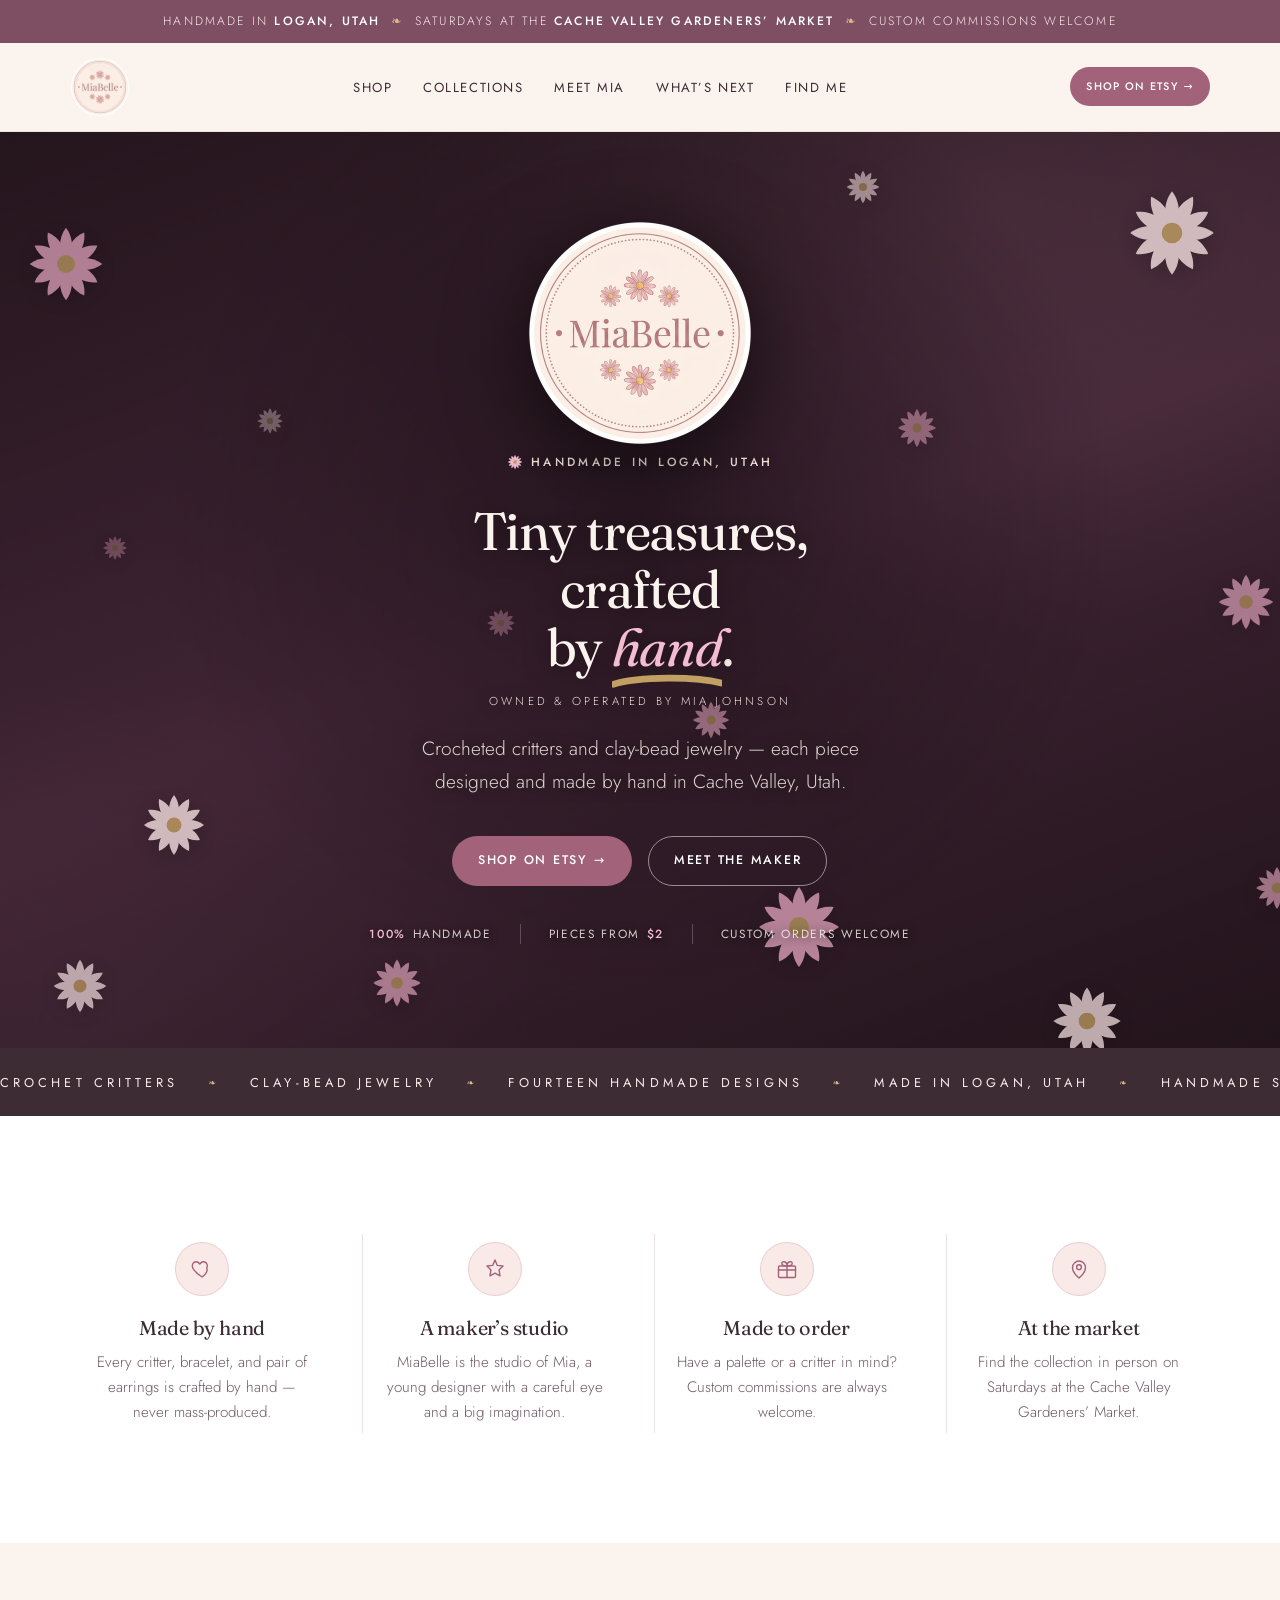
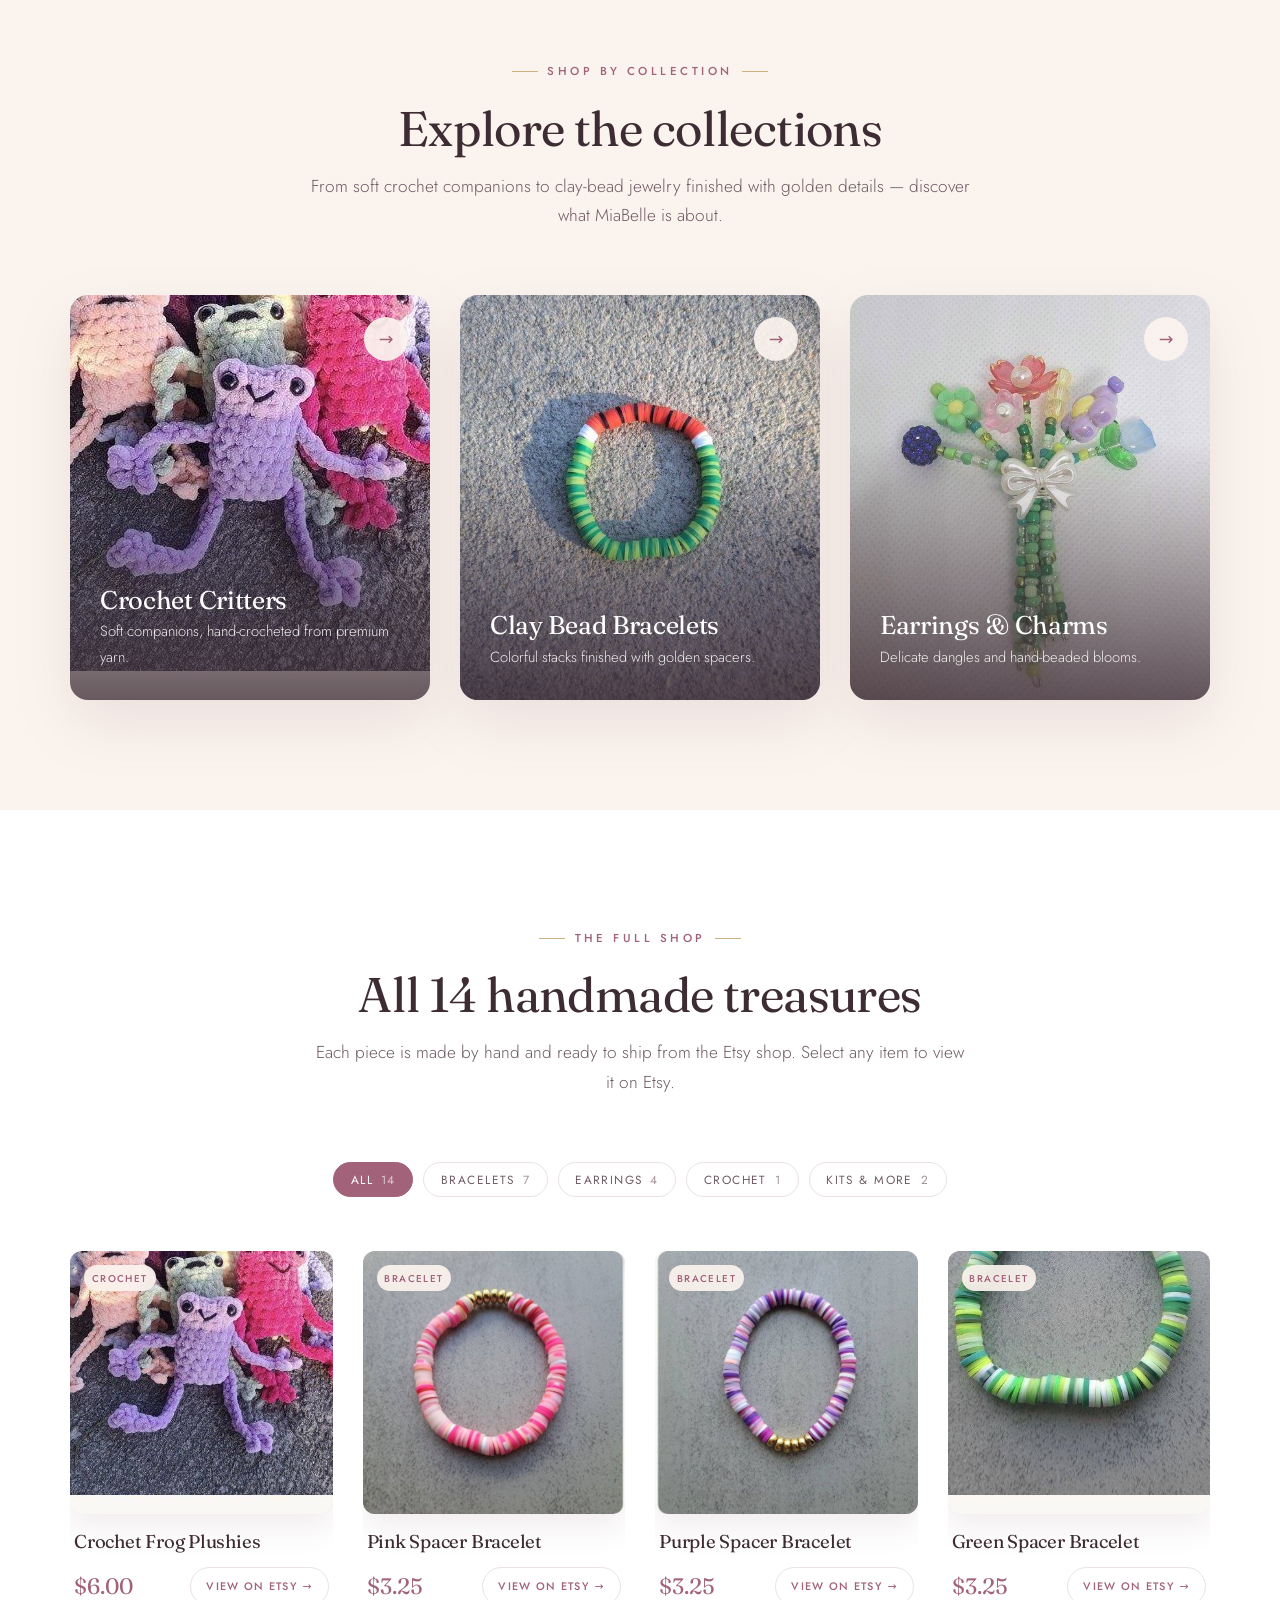
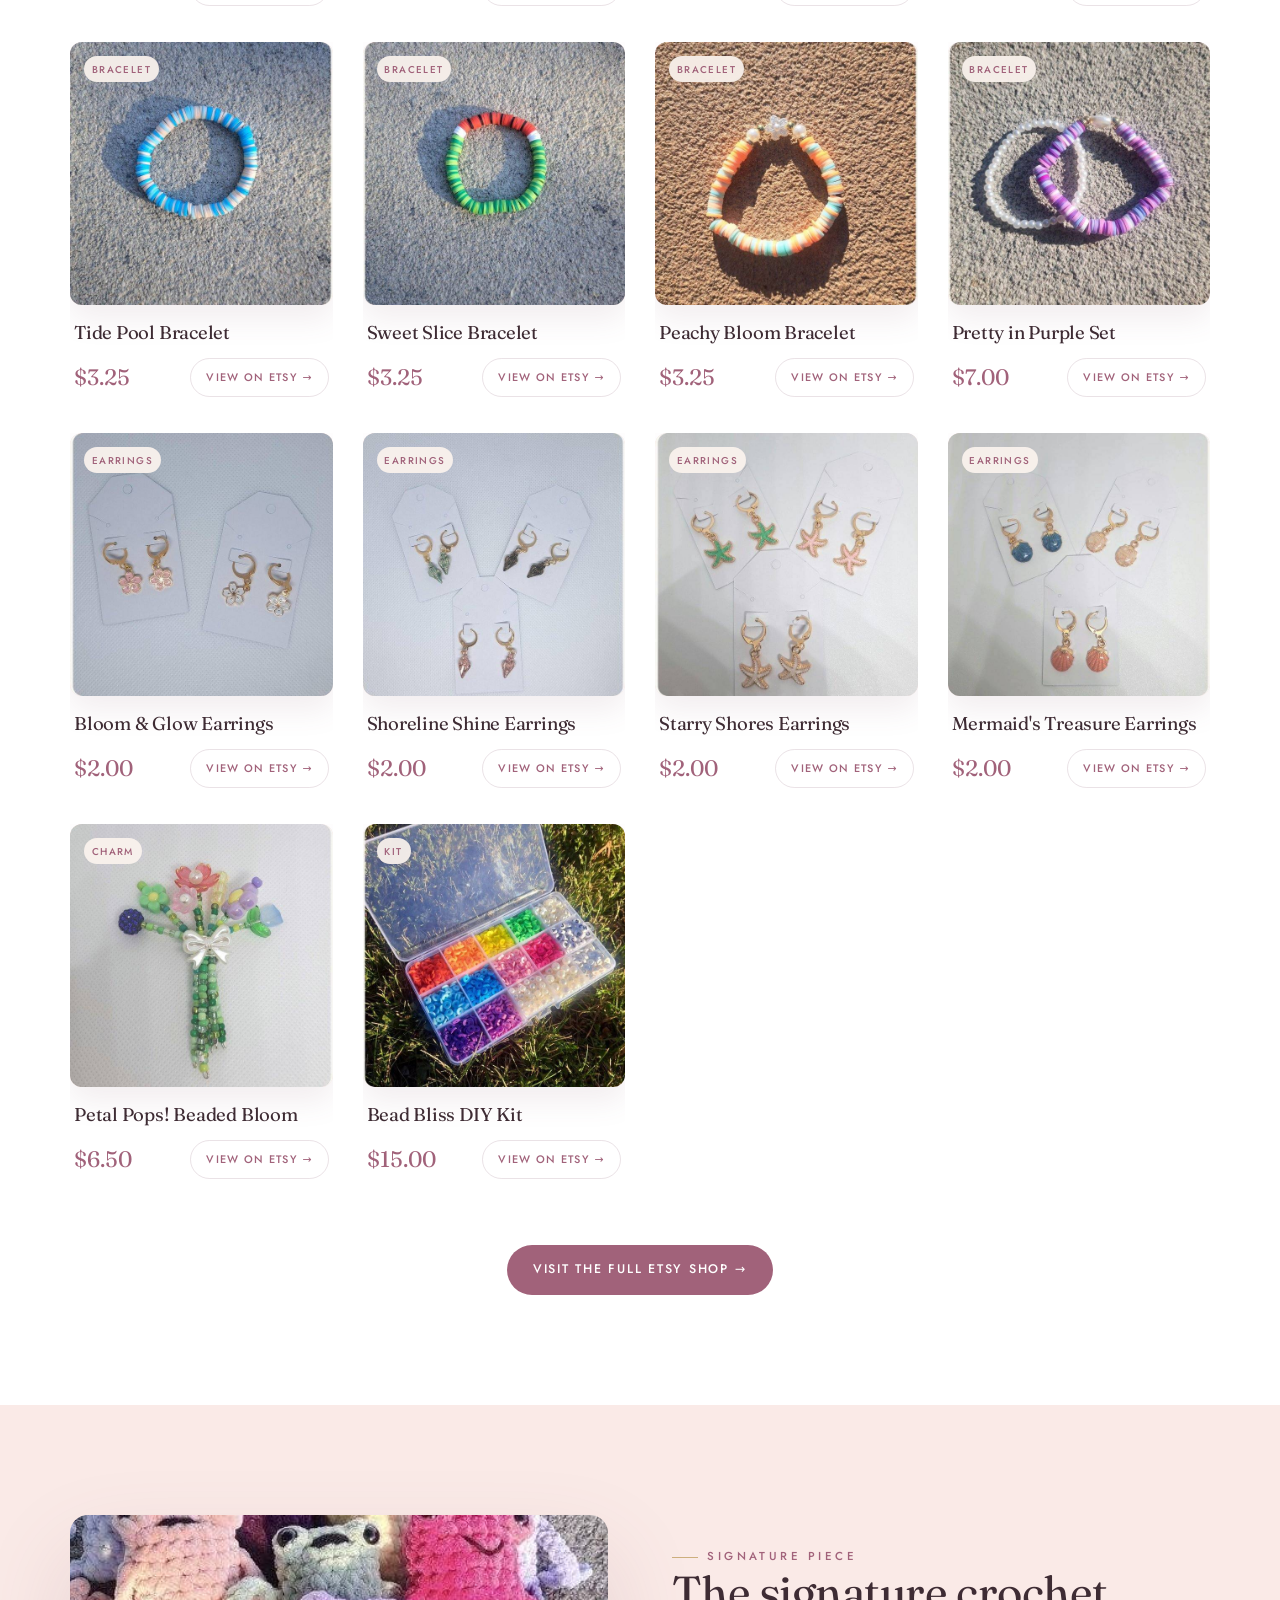
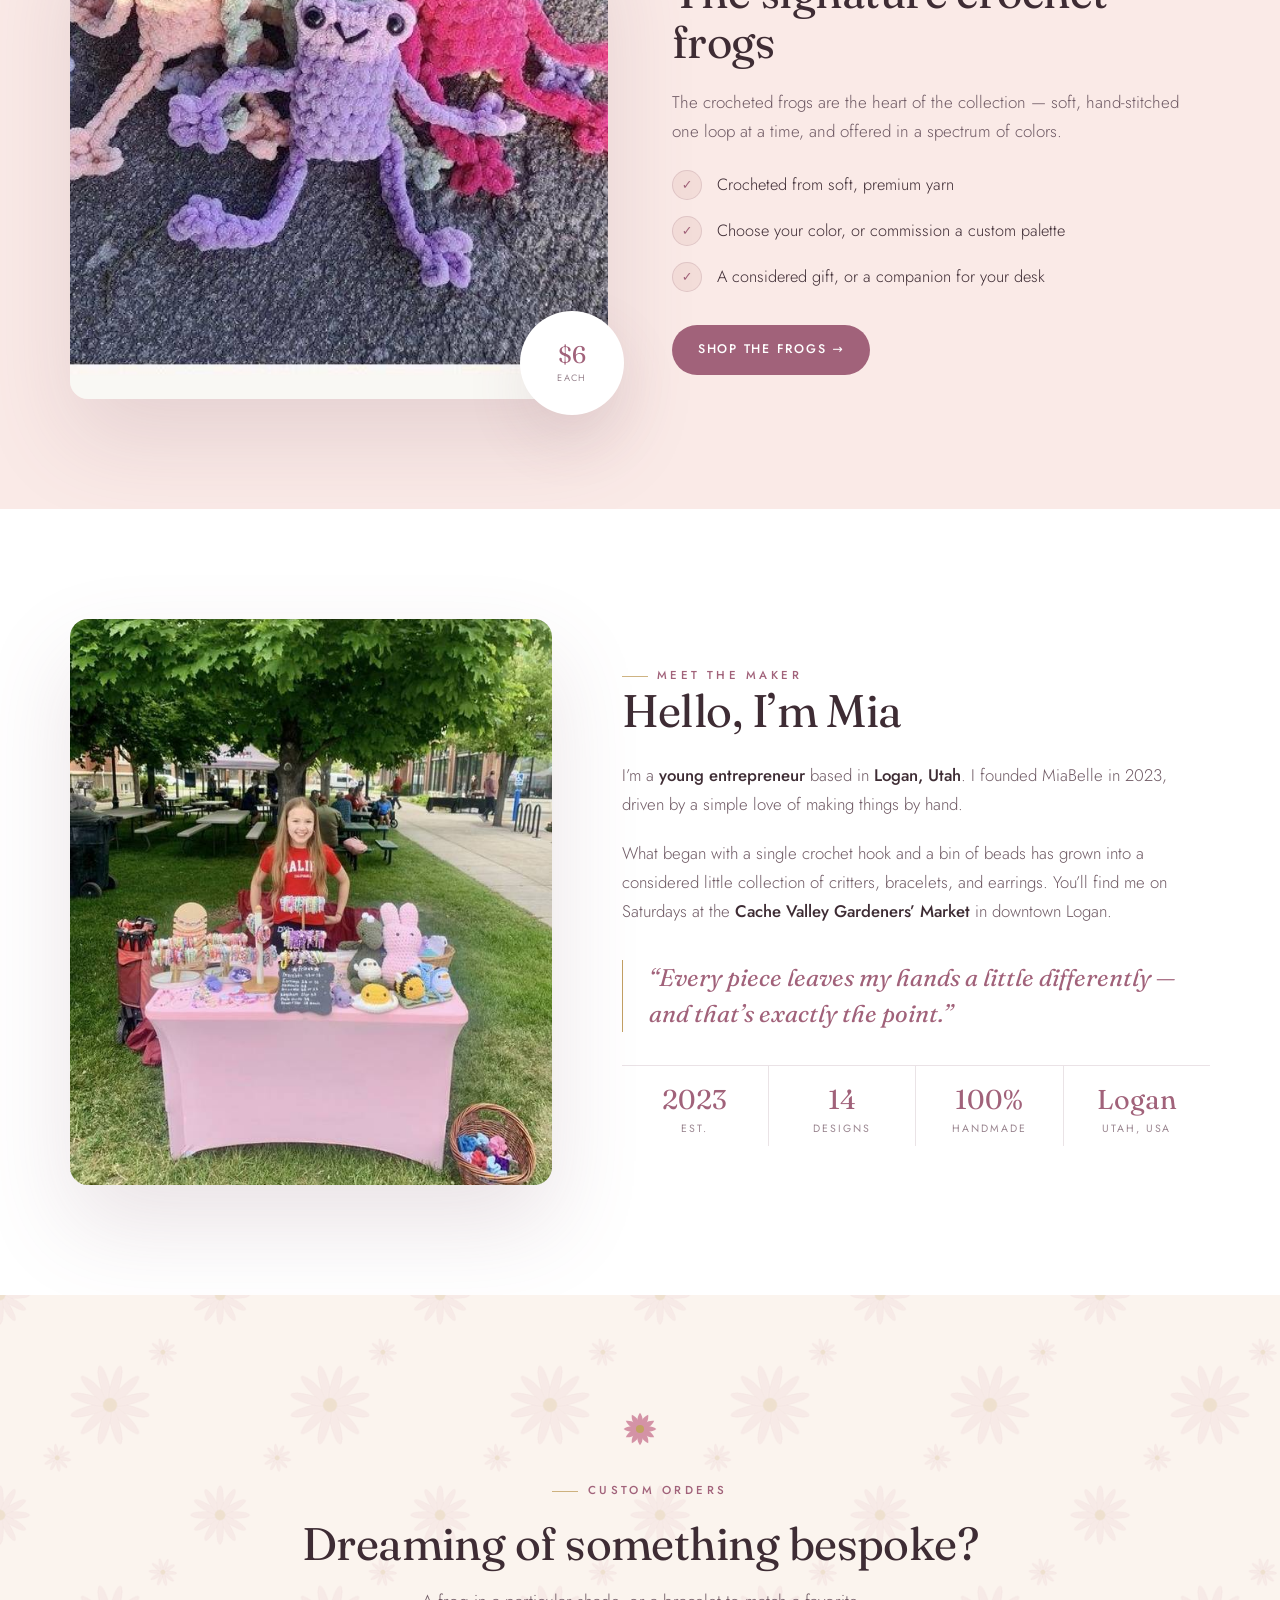
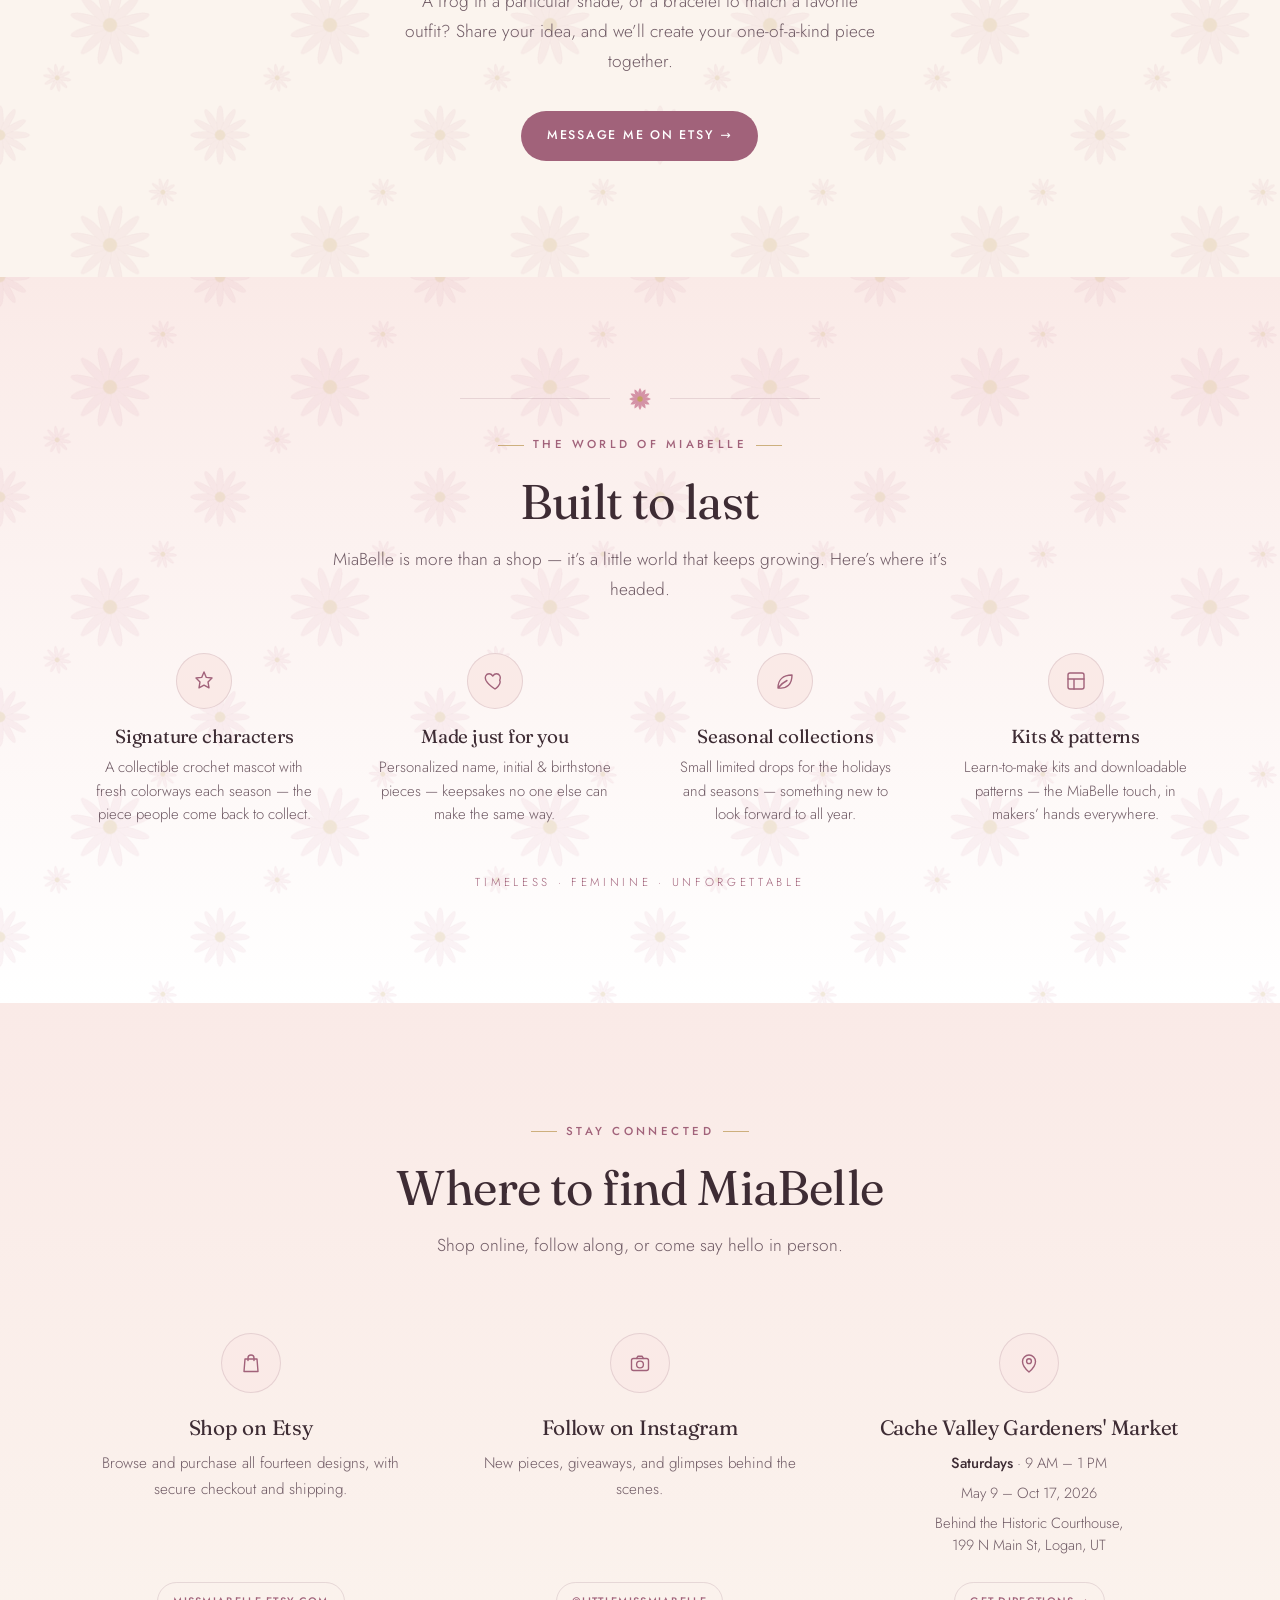
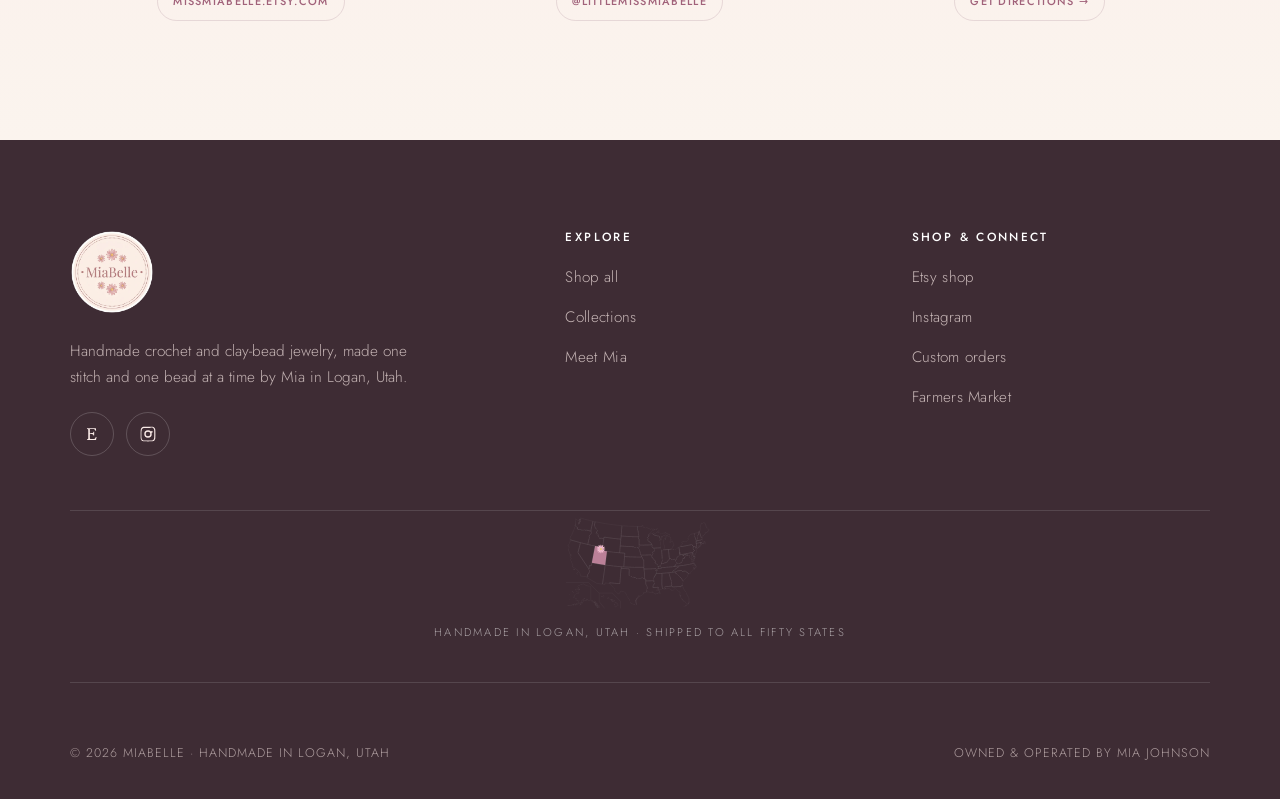
<file: index.html>
<!DOCTYPE html>
<html lang="en">
<head>
<meta charset="UTF-8">
<meta name="viewport" content="width=device-width, initial-scale=1.0">
<title>MiaBelle · Handmade Crochet & Jewelry in Logan, Utah</title>
<meta name="description" content="MiaBelle is a handmade studio by Mia in Logan, Utah — crocheted critters and clay-bead jewelry, each piece designed and made by hand.">
<meta name="theme-color" content="#b06a84">
<meta property="og:title" content="MiaBelle · Handmade Crochet & Jewelry">
<meta property="og:description" content="Handmade crochet & clay-bead jewelry by Mia, a young maker in Logan, Utah.">
<meta property="og:type" content="website">
<meta property="og:site_name" content="MiaBelle">
<meta property="og:url" content="https://littlemissmiabelle.com/">
<meta property="og:image" content="https://littlemissmiabelle.com/assets/crochet-frog-plushies.jpg">
<meta property="og:image:width" content="626">
<meta property="og:image:height" content="405">
<meta property="og:image:alt" content="A colorful squad of handmade crochet frog plushies">
<meta name="twitter:card" content="summary_large_image">
<link rel="canonical" href="https://littlemissmiabelle.com/">
<link rel="icon" type="image/png" sizes="192x192" href="assets/favicon.png">
<link rel="apple-touch-icon" href="assets/apple-touch-icon.png">
<link rel="preload" as="image" type="image/webp" href="assets/logo-hero.webp" fetchpriority="high">
<link rel="preconnect" href="https://fonts.googleapis.com">
<link rel="preconnect" href="https://fonts.gstatic.com" crossorigin>
<link href="https://fonts.googleapis.com/css2?family=Fraunces:ital,opsz,wght@0,9..144,300..600;1,9..144,300..500&family=Jost:wght@300;400;500&display=swap" rel="stylesheet">
<style>
:root{
  --ivory:#fbf4ee; --cream:#f7ece3; --blush:#f3ddd9; --blush-soft:#faeae7;
  --rose:#d493a6; --rose-mid:#c67f97; --rose-deep:#b06a84; --berry:#7e4f63;
  --gold:#c2a063; --gold-soft:#d8bd8c;
  --ink:#3e2c34; --body:#6f5a64; --muted:#9a8690;
  --line:rgba(126,79,99,.16); --line-soft:rgba(126,79,99,.10);
  --white:#ffffff;
  --shadow-sm:0 10px 30px rgba(126,79,99,.08);
  --shadow:0 24px 60px rgba(126,79,99,.12);
  --shadow-lg:0 40px 90px rgba(126,79,99,.16);
  --r-sm:8px; --r:12px; --r-lg:18px; --r-xl:28px;
  --maxw:1200px;
  --serif:'Fraunces',Georgia,'Times New Roman',serif;
  --sans:'Jost',system-ui,-apple-system,sans-serif;
}
*{box-sizing:border-box;margin:0;padding:0}
html{scroll-behavior:smooth;scroll-padding-top:92px;-webkit-text-size-adjust:100%}
body{
  font-family:var(--sans);color:var(--body);background:var(--ivory);
  line-height:1.72;overflow-x:hidden;-webkit-font-smoothing:antialiased;
  font-weight:300;font-size:1.02rem;
}
img{max-width:100%;display:block}
a{color:inherit;text-decoration:none}
h1,h2,h3,h4{font-family:var(--serif);line-height:1.1;color:var(--ink);font-weight:400;letter-spacing:-.012em}
.wrap{width:100%;max-width:var(--maxw);margin:0 auto;padding:0 30px}
.script{font-family:var(--serif);font-style:italic;font-weight:400}
.center{text-align:center}
:focus-visible{outline:2px solid var(--rose-deep);outline-offset:4px;border-radius:3px}
.hide-sm{display:inline}
.section{padding:110px 0;position:relative}
.section--tight{padding:72px 0}

/* eyebrow — letterspaced label with daisy mark */
.eyebrow{font-family:var(--sans);font-weight:500;text-transform:uppercase;letter-spacing:.30em;
  font-size:.72rem;color:var(--rose-deep);display:inline-flex;align-items:center;gap:.8em}
.eyebrow::before{content:"";width:26px;height:1px;background:var(--gold);opacity:.8}
.shead{max-width:660px;margin:0 auto 64px}
.shead .eyebrow{display:inline-flex;margin-bottom:20px;justify-content:center}
.shead.center .eyebrow::after{content:"";width:26px;height:1px;background:var(--gold);opacity:.8}
.shead h2{font-size:clamp(2.1rem,3.8vw,3.05rem);margin-bottom:.34em;font-weight:400}
.shead p{color:var(--body);font-size:1.08rem;font-weight:300}

/* daisy motif */
.daisy{display:inline-block;vertical-align:middle;width:1em;height:1em;flex:none}
.daisy path{fill:currentColor}
.daisy circle{fill:var(--gold)}
.bloom-rule{display:flex;align-items:center;justify-content:center;gap:18px;margin:0 auto;color:var(--rose);max-width:340px}
.bloom-rule::before,.bloom-rule::after{content:"";height:1px;flex:1;background:var(--line)}
.bloom-rule .daisy{width:20px;height:20px}

/* ---------- Buttons ---------- */
.btn{display:inline-flex;align-items:center;gap:.6em;font-family:var(--sans);font-weight:500;
  text-transform:uppercase;letter-spacing:.14em;font-size:.78rem;
  padding:1.05em 2em;border-radius:999px;border:1px solid transparent;cursor:pointer;
  transition:.35s cubic-bezier(.2,.7,.3,1);white-space:nowrap}
.btn--primary{background:var(--rose-deep);color:#fff}
.btn--primary:hover{background:var(--berry);transform:translateY(-2px);box-shadow:var(--shadow-sm)}
.btn--ghost{background:transparent;color:var(--rose-deep);border-color:var(--line)}
.btn--ghost:hover{border-color:var(--rose-deep);color:var(--berry);transform:translateY(-2px)}
.btn--white{background:#fff;color:var(--rose-deep)}
.btn--white:hover{transform:translateY(-2px);box-shadow:var(--shadow)}
.btn--outline{background:transparent;color:#fff;border-color:rgba(255,255,255,.55)}
.btn--outline:hover{background:rgba(255,255,255,.12);border-color:#fff;transform:translateY(-2px)}
.btn--mini{font-size:.68rem;padding:.85em 1.4em;letter-spacing:.12em}

/* ---------- Announcement ---------- */
.announce{background:var(--berry);color:var(--blush-soft);text-align:center;font-family:var(--sans);
  font-weight:300;font-size:.76rem;letter-spacing:.18em;text-transform:uppercase;padding:11px 16px}
.announce b{font-weight:500;color:#fff}
.announce .sep{color:var(--gold-soft);margin:0 .9em}

/* ---------- Header ---------- */
.header{position:sticky;top:0;z-index:60;background:rgba(251,244,238,.86);backdrop-filter:blur(12px);
  border-bottom:1px solid var(--line-soft);transition:.4s}
.header.scrolled{background:rgba(251,244,238,.96);box-shadow:0 8px 30px rgba(126,79,99,.08)}
.nav{display:flex;align-items:center;justify-content:space-between;height:88px;transition:height .4s}
.header.scrolled .nav{height:74px}
.brand{display:flex;align-items:center;gap:13px}
.brand__badge{height:54px;width:54px;flex:none;transition:.4s;color:var(--rose-deep)}
.brand__badge svg{width:100%;height:100%;display:block}
.header.scrolled .brand__badge{height:46px;width:46px}
.brand__word{font-family:var(--serif);font-weight:500;font-size:1.5rem;letter-spacing:.01em;color:var(--ink);
  line-height:1;transition:.4s}
.brand__word b{color:var(--rose-deep);font-weight:500}
.header.scrolled .brand__word{font-size:1.36rem}
.nav__links{display:flex;align-items:center;gap:6px;list-style:none}
.nav__links a{font-family:var(--sans);font-weight:400;color:var(--ink);padding:.5em .95em;
  font-size:.82rem;letter-spacing:.12em;text-transform:uppercase;transition:.25s;position:relative}
.nav__links a::after{content:"";position:absolute;left:.95em;right:.95em;bottom:.2em;height:1px;
  background:var(--rose-deep);transform:scaleX(0);transform-origin:center;transition:.3s}
.nav__links a:hover{color:var(--rose-deep)}
.nav__links a:hover::after{transform:scaleX(1)}
.menu-cta{display:none}
.nav__cta{display:flex;align-items:center;gap:.8rem}
.burger{display:none;background:none;border:none;cursor:pointer;width:44px;height:44px;border-radius:8px}
.burger span{display:block;width:24px;height:1.5px;background:var(--ink);margin:6px auto;transition:.3s}
.burger.open span:nth-child(1){transform:translateY(7.5px) rotate(45deg)}
.burger.open span:nth-child(2){opacity:0}
.burger.open span:nth-child(3){transform:translateY(-7.5px) rotate(-45deg)}

/* ---------- Hero ---------- */
.hero{position:relative;padding:86px 0 104px;overflow:hidden;
  background:
   radial-gradient(1100px 520px at 82% -10%,var(--blush-soft) 0%,rgba(250,234,231,0) 62%),
   radial-gradient(820px 460px at 2% 8%,#fdf0e7 0%,rgba(253,240,231,0) 58%),
   var(--ivory);}
.hero__grid{display:grid;grid-template-columns:1.02fr .98fr;gap:64px;align-items:center}
.hero__eyebrow{display:inline-flex;align-items:center;gap:.7em;margin-bottom:30px;
  font-family:var(--sans);font-weight:500;text-transform:uppercase;letter-spacing:.28em;
  font-size:.74rem;color:var(--rose-deep)}
.hero__eyebrow .daisy{width:16px;height:16px;color:var(--rose)}
.hero h1{font-size:clamp(2.7rem,5.6vw,4.4rem);font-weight:400;margin-bottom:.36em;color:var(--ink);letter-spacing:-.02em}
.hero h1 .hl{position:relative;font-style:italic;color:var(--rose-deep);white-space:nowrap}
.hero h1 .hl svg{position:absolute;left:0;bottom:-.16em;width:100%;height:.26em}
.hero h1 .hl svg path{stroke:var(--gold)!important}
.hero__lead{font-size:clamp(1.06rem,1.5vw,1.2rem);color:var(--body);max-width:40ch;margin-bottom:38px;font-weight:300}
.hero__cta{display:flex;flex-wrap:wrap;gap:16px;margin-bottom:38px}
.hero__chips{display:flex;flex-wrap:wrap;gap:28px;align-items:center}
.chip{display:inline-flex;align-items:center;gap:.55em;font-family:var(--sans);font-weight:400;
  font-size:.74rem;letter-spacing:.14em;text-transform:uppercase;color:var(--muted)}
.chip b{color:var(--rose-deep);font-weight:500}
.chip+.chip{padding-left:28px;border-left:1px solid var(--line)}

/* hero bento gallery */
.bento{display:grid;grid-template-columns:repeat(3,1fr);grid-template-rows:repeat(3,1fr);
  gap:14px;aspect-ratio:1/1;max-width:540px;margin:0 auto;width:100%;position:relative;z-index:2}
.bento__tile{position:relative;margin:0;border-radius:var(--r);overflow:hidden;
  box-shadow:var(--shadow);background:var(--blush)}
.bento__tile img{width:100%;height:100%;object-fit:cover;display:block;transition:transform .7s cubic-bezier(.2,.7,.3,1)}
.bento__tile:hover img{transform:scale(1.06)}
.bento__tile--hero{grid-column:1/3;grid-row:1/3}
.bento__tile figcaption{position:absolute;left:14px;bottom:14px;background:rgba(251,244,238,.92);
  color:var(--rose-deep);font-family:var(--sans);font-weight:500;font-size:.68rem;letter-spacing:.14em;
  text-transform:uppercase;padding:.5em .95em;border-radius:999px;backdrop-filter:blur(4px)}
.bento__tile--tag::after{content:"";position:absolute;inset:0;background:linear-gradient(180deg,rgba(0,0,0,0) 58%,rgba(62,44,52,.30))}

/* ---------- Marquee ---------- */
.marquee{background:var(--ink);color:var(--blush-soft);overflow:hidden;padding:20px 0;white-space:nowrap}
.marquee__track{display:inline-flex;gap:0;animation:scroll 44s linear infinite;
  font-family:var(--sans);font-weight:400;font-size:.8rem;letter-spacing:.32em;text-transform:uppercase}
.marquee__track span{display:inline-flex;align-items:center}
.marquee .dot{color:var(--gold-soft);margin:0 30px;font-style:normal;font-size:.7em}
@keyframes scroll{from{transform:translateX(0)}to{transform:translateX(-50%)}}

/* ---------- Made in Utah ---------- */
.utah{background:linear-gradient(180deg,var(--white) 0%,var(--blush-soft) 100%)}
.utah__head{margin-bottom:34px}
.utah__map{position:relative;max-width:540px;margin:0 auto}
.utah__map svg{width:100%;height:auto;overflow:visible;display:block}
.utah__cap{text-align:center;margin-top:18px;font-family:var(--sans);font-weight:400;
  color:var(--muted);font-size:.74rem;letter-spacing:.22em;text-transform:uppercase}

/* ---------- Features ---------- */
.features{background:var(--white)}
.feat-grid{display:grid;grid-template-columns:repeat(4,1fr);gap:28px;margin-top:8px}
.feat{background:transparent;border-radius:0;padding:8px 18px;text-align:center;transition:.4s;
  border-left:1px solid var(--line)}
.feat:first-child{border-left:none}
.feat__ico{width:54px;height:54px;border-radius:50%;display:grid;place-content:center;margin:0 auto 22px;
  color:var(--rose-deep);border:1px solid var(--line);background:var(--blush-soft)}
.feat__ico svg{width:24px;height:24px}
.feat h3{font-size:1.24rem;margin-bottom:.5em;font-weight:400}
.feat p{font-size:.95rem;color:var(--body);font-weight:300;line-height:1.65}

/* ---------- Categories ---------- */
.cats{background:var(--ivory)}
.cat-grid{display:grid;grid-template-columns:repeat(3,1fr);gap:30px}
.cat{position:relative;border-radius:var(--r-lg);overflow:hidden;box-shadow:var(--shadow);aspect-ratio:4/4.5;
  display:flex;align-items:flex-end;color:#fff;transition:.45s}
.cat:hover{transform:translateY(-6px);box-shadow:var(--shadow-lg)}
.cat img{position:absolute;inset:0;width:100%;height:100%;object-fit:cover;transition:.7s}
.cat:hover img{transform:scale(1.05)}
.cat::after{content:"";position:absolute;inset:0;background:linear-gradient(180deg,rgba(62,44,52,0) 36%,rgba(62,44,52,.78) 100%)}
.cat__body{position:relative;z-index:2;padding:30px}
.cat__body h3{color:#fff;font-size:1.6rem;margin-bottom:.2em;font-weight:400}
.cat__body p{font-size:.92rem;opacity:.9;font-weight:300}
.cat__arrow{position:absolute;top:22px;right:22px;z-index:2;width:44px;height:44px;border-radius:50%;
  background:rgba(251,244,238,.92);display:grid;place-content:center;color:var(--rose-deep);font-size:1.1rem;transition:.4s}
.cat:hover .cat__arrow{transform:translate(3px,-3px);background:#fff}

/* ---------- Shop ---------- */
.shop{background:var(--white)}
.filters{display:flex;flex-wrap:wrap;gap:10px;justify-content:center;margin-bottom:54px}
.filter{font-family:var(--sans);font-weight:400;font-size:.74rem;letter-spacing:.12em;text-transform:uppercase;
  padding:.7em 1.4em;border-radius:999px;border:1px solid var(--line);background:transparent;color:var(--body);
  cursor:pointer;transition:.3s}
.filter:hover{border-color:var(--rose);color:var(--rose-deep)}
.filter.active{background:var(--rose-deep);border-color:var(--rose-deep);color:#fff}
.filter .count{opacity:.65;margin-left:.2em}
.products{display:grid;grid-template-columns:repeat(4,1fr);gap:30px}
.product{background:var(--white);border-radius:var(--r);overflow:hidden;transition:.4s;
  border:1px solid var(--line-soft);display:flex;flex-direction:column;animation:pop .5s ease both}
.product:hover{transform:translateY(-6px);box-shadow:var(--shadow)}
.product__img{position:relative;aspect-ratio:1/1;overflow:hidden;background:var(--blush)}
.product__img img{width:100%;height:100%;object-fit:cover;transition:.7s}
.product:hover .product__img img{transform:scale(1.05)}
.product__cat{position:absolute;top:14px;left:14px;background:rgba(251,244,238,.92);color:var(--rose-deep);
  font-family:var(--sans);font-weight:500;font-size:.62rem;text-transform:uppercase;letter-spacing:.14em;
  padding:.45em .8em;border-radius:999px;backdrop-filter:blur(4px)}
.product__body{padding:22px 20px 24px;display:flex;flex-direction:column;gap:14px;flex:1}
.product__body h3{font-size:1.16rem;line-height:1.25;font-weight:400}
.product__row{display:flex;align-items:center;justify-content:space-between;margin-top:auto;gap:10px}
.price{font-family:var(--serif);font-weight:400;font-size:1.4rem;color:var(--rose-deep)}
.product .btn--mini{background:transparent;color:var(--rose-deep);border-color:var(--line)}
.product:hover .btn--mini{background:var(--rose-deep);color:#fff;border-color:var(--rose-deep)}
@keyframes pop{from{opacity:0;transform:translateY(18px)}to{opacity:1;transform:translateY(0)}}
.shop__foot{text-align:center;margin-top:60px}

/* ---------- Spotlight ---------- */
.spot{background:var(--blush-soft)}
.spot__grid{display:grid;grid-template-columns:1fr 1fr;gap:64px;align-items:center}
.spot__img{position:relative}
.spot__img img{border-radius:var(--r-lg);box-shadow:var(--shadow-lg);aspect-ratio:5/4.5;object-fit:cover;width:100%}
.spot__img .tag-bubble{position:absolute;right:-16px;bottom:-16px;background:#fff;border-radius:50%;
  width:104px;height:104px;display:grid;place-content:center;box-shadow:var(--shadow);
  font-family:var(--serif);font-weight:400;font-size:1.5rem;color:var(--rose-deep);text-align:center;line-height:1}
.spot__img .tag-bubble small{display:block;color:var(--muted);font-family:var(--sans);font-weight:400;
  font-size:.58rem;letter-spacing:.16em;text-transform:uppercase;margin-top:6px}
.spot h2{font-size:clamp(2rem,3.6vw,2.8rem);margin-bottom:.5em;font-weight:400}
.spot p{color:var(--body);font-size:1.06rem;margin-bottom:1.4em;font-weight:300}
.spot ul{list-style:none;display:flex;flex-direction:column;gap:16px;margin-bottom:2em}
.spot li{display:flex;align-items:center;gap:.9em;font-weight:300;color:var(--ink)}
.spot li .tick{width:30px;height:30px;border-radius:50%;background:var(--blush);color:var(--rose-deep);
  display:grid;place-content:center;flex:none;font-size:.8rem;border:1px solid var(--line)}

/* ---------- About ---------- */
.about{background:var(--white);overflow:hidden}
.about__grid{display:grid;grid-template-columns:.9fr 1.1fr;gap:70px;align-items:center}
.about__photo{position:relative}
.about__photo img{border-radius:var(--r-lg);box-shadow:var(--shadow-lg);width:100%;aspect-ratio:4/4.7;
  object-fit:cover;object-position:center 22%}
.about__photo .blob{position:absolute;width:130px;height:130px;border:1px solid var(--gold);border-radius:50%;
  z-index:-1;opacity:.5}
.about__photo .blob.b1{top:-26px;left:-26px}
.about__photo .blob.b2{bottom:-26px;right:-22px;border-color:var(--rose)}
.about h2{font-size:clamp(2rem,3.6vw,2.85rem);margin-bottom:.55em;font-weight:400}
.about p{color:var(--body);font-size:1.05rem;margin-bottom:1.2em;font-weight:300}
.about p strong{color:var(--ink);font-weight:500}
.quote{font-family:var(--serif);font-style:italic;color:var(--rose-deep);font-size:1.5rem;line-height:1.5;
  margin:1.4em 0;padding-left:26px;border-left:1px solid var(--gold);font-weight:400}
.about__stats{display:flex;flex-wrap:wrap;gap:0;margin-top:1.8em;border-top:1px solid var(--line)}
.stat{padding:20px 24px 4px;flex:1;min-width:110px;text-align:center;border-right:1px solid var(--line)}
.stat:last-child{border-right:none}
.stat b{display:block;font-family:var(--serif);font-weight:400;font-size:1.7rem;color:var(--rose-deep);line-height:1}
.stat span{font-size:.66rem;color:var(--muted);font-weight:400;letter-spacing:.18em;text-transform:uppercase}

/* ---------- Giveaway ---------- */
.give{background:var(--berry);color:var(--blush-soft);overflow:hidden;position:relative}
.give__grid{display:grid;grid-template-columns:1fr 1fr;gap:60px;align-items:center}
.give__media{position:relative;display:grid;place-items:center}
.give__media .poster{border-radius:var(--r-lg);box-shadow:var(--shadow-lg);max-width:340px;width:100%}
.give__media .turtle{position:absolute;width:140px;height:140px;object-fit:cover;border-radius:50%;
  border:4px solid var(--berry);box-shadow:var(--shadow);right:2%;bottom:-6%}
.give__body .eyebrow{color:var(--gold-soft)}
.give__body .eyebrow::before{background:var(--gold-soft)}
.give__body h2{color:#fff;font-size:clamp(2rem,3.8vw,2.95rem);margin:.25em 0 .5em;font-weight:400}
.give__body p{font-size:1.08rem;opacity:.9;margin-bottom:1.8em;max-width:42ch;font-weight:300}
.give__steps{display:flex;flex-direction:column;gap:16px;margin-bottom:2.2em;list-style:none}
.give__steps li{display:flex;gap:1em;align-items:center;font-weight:300}
.give__steps .n{width:34px;height:34px;border-radius:50%;background:transparent;border:1px solid var(--gold-soft);
  color:var(--gold-soft);display:grid;place-content:center;font-family:var(--serif);font-weight:400;flex:none;font-size:.95rem}

/* ---------- Custom CTA ---------- */
.custom{background:var(--ivory)}
.custom__card{background:var(--white);border-radius:var(--r-xl);padding:88px 40px;text-align:center;
  position:relative;overflow:hidden;border:1px solid var(--line)}
.custom__card .eyebrow{justify-content:center;margin-bottom:18px}
.custom__card h2{font-size:clamp(2rem,3.6vw,2.85rem);margin-bottom:.4em;font-weight:400}
.custom__card p{color:var(--body);font-size:1.08rem;max-width:48ch;margin:0 auto 2em;font-weight:300}
.custom__bloom{color:var(--rose);margin:0 auto 26px;width:34px;height:34px}

/* ---------- Find me ---------- */
.find{background:linear-gradient(180deg,var(--blush-soft),var(--ivory))}
.find-grid{display:grid;grid-template-columns:repeat(3,1fr);gap:28px}
.find-card{background:var(--white);border-radius:var(--r);padding:44px 32px;text-align:center;
  border:1px solid var(--line-soft);transition:.4s;display:flex;flex-direction:column;align-items:center;gap:10px}
.find-card:hover{transform:translateY(-6px);box-shadow:var(--shadow)}
.find-card .fico{width:60px;height:60px;border-radius:50%;display:grid;place-content:center;margin-bottom:14px;
  color:var(--rose-deep);border:1px solid var(--line);background:var(--blush-soft)}
.find-card .fico svg{width:24px;height:24px}
.find-card h3{font-size:1.3rem;font-weight:400}
.find-card p{color:var(--body);font-size:.95rem;flex:1;font-weight:300}
.market-info{list-style:none;display:flex;flex-direction:column;gap:8px;margin:2px 0 10px;flex:1;
  font-size:.92rem;color:var(--body);text-align:center;line-height:1.5;font-weight:300}
.market-info b{color:var(--ink);font-weight:500}
.find-card .btn{margin-top:6px}

/* ---------- Footer ---------- */
.footer{background:var(--ink);color:var(--blush-soft);padding:90px 0 34px}
.footer__top{display:grid;grid-template-columns:1.5fr 1fr 1fr;gap:48px;padding-bottom:54px;
  border-bottom:1px solid rgba(255,255,255,.12)}
.footer__brand{display:flex;align-items:center;gap:12px;margin-bottom:20px;color:var(--rose)}
.footer__brand .brand__badge{height:48px;width:48px}
.footer__word{font-family:var(--serif);font-weight:500;font-size:1.7rem;color:#fff;line-height:1}
.footer__top p{opacity:.7;font-size:.96rem;max-width:38ch;font-weight:300}
.footer h4{color:#fff;font-size:.74rem;margin-bottom:20px;font-family:var(--sans);font-weight:500;
  letter-spacing:.2em;text-transform:uppercase}
.footer ul{list-style:none;display:flex;flex-direction:column;gap:12px}
.footer ul a{opacity:.72;transition:.25s;font-size:.95rem;font-weight:300;letter-spacing:.02em}
.footer ul a:hover{opacity:1;color:var(--rose)}
.socials{display:flex;gap:12px;margin-top:22px}
.socials a{width:44px;height:44px;border-radius:50%;border:1px solid rgba(255,255,255,.18);
  display:grid;place-content:center;transition:.3s}
.socials a:hover{background:var(--rose);border-color:var(--rose);transform:translateY(-3px)}
.socials svg{width:18px;height:18px;fill:var(--blush-soft)}
.socials a:hover svg{fill:#fff}
.footer__bottom{display:flex;justify-content:space-between;align-items:center;gap:14px;flex-wrap:wrap;
  padding-top:30px;opacity:.6;font-size:.78rem;font-weight:300;letter-spacing:.08em;text-transform:uppercase}

/* ---------- Back to top ---------- */
.totop{position:fixed;right:26px;bottom:26px;width:50px;height:50px;border-radius:50%;background:var(--rose-deep);
  color:#fff;border:none;cursor:pointer;font-size:1.2rem;box-shadow:var(--shadow);opacity:0;pointer-events:none;
  transform:translateY(16px);transition:.35s;z-index:50}
.totop:hover{background:var(--berry)}
.totop.show{opacity:1;pointer-events:auto;transform:translateY(0)}

/* ---------- Reveal ---------- */
.reveal{transition:opacity .8s cubic-bezier(.2,.7,.3,1),transform .8s cubic-bezier(.2,.7,.3,1)}
html.js .reveal:not(.in){opacity:0;transform:translateY(28px)}

/* ---------- Responsive ---------- */
@media(max-width:980px){
  .hero__grid{grid-template-columns:1fr;gap:48px}
  .hero__lead{max-width:48ch}
  .bento{max-width:470px}
  .feat-grid{grid-template-columns:repeat(2,1fr);gap:36px}
  .feat{border-left:none}
  .cat-grid{grid-template-columns:1fr 1fr}
  .products{grid-template-columns:repeat(3,1fr)}
  .spot__grid,.about__grid,.give__grid,.utah__grid{grid-template-columns:1fr;gap:44px}
  .utah__map{max-width:500px;margin:0 auto;width:100%}
  .about__photo{max-width:440px;margin:0 auto}
  .spot__img{max-width:480px;margin:0 auto}
  .footer__top{grid-template-columns:1fr 1fr}
}
@media(max-width:680px){
  .section{padding:78px 0}
  .hide-sm{display:none}
  .announce{font-size:.66rem;letter-spacing:.14em;padding:9px 14px}
  .hero{padding:48px 0 78px}
  .hero h1 br{display:none}
  .brand__badge{height:44px;width:44px}
  .brand__word{font-size:1.3rem}
  .header .nav{height:70px}
  .nav__cta .btn{display:none}
  .burger{display:block}
  .nav__menu{position:absolute;top:100%;left:14px;right:14px;background:var(--ivory);
    flex-direction:column;align-items:stretch;padding:18px;gap:4px;border-radius:var(--r-lg);
    box-shadow:var(--shadow-lg);border:1px solid var(--line);
    opacity:0;visibility:hidden;transform:translateY(-12px);
    transition:opacity .3s,transform .3s,visibility .3s;display:flex}
  .nav__menu.open{opacity:1;visibility:visible;transform:translateY(0)}
  .nav__links{flex-direction:column;align-items:stretch;width:100%;gap:2px}
  .nav__links a{padding:.95em 1em;border-radius:8px;font-size:.84rem;text-align:center}
  .nav__links a::after{display:none}
  .menu-cta{display:inline-flex;justify-content:center;margin-top:12px}
  .feat-grid{grid-template-columns:1fr 1fr;gap:30px}
  .cat-grid{grid-template-columns:1fr}
  .products{grid-template-columns:1fr 1fr;gap:16px}
  .product__body{padding:16px}
  .find-grid{grid-template-columns:1fr}
  .footer__top{grid-template-columns:1fr;gap:36px}
  .chip+.chip{padding-left:0;border-left:none}
  .hero__chips{gap:18px}
  .custom__card{padding:56px 24px}
}
@media(max-width:380px){.products{grid-template-columns:1fr}}
@media(prefers-reduced-motion:reduce){*{animation:none!important;scroll-behavior:auto!important;transition:none!important}html.js .reveal:not(.in){opacity:1;transform:none}}


/* Reviews */
.reviews{background:linear-gradient(180deg,#fff,var(--blush-soft))}
.rv-grid{display:grid;grid-template-columns:repeat(2,1fr);gap:24px;max-width:940px;margin:0 auto}
.rv-card{background:var(--white);border:1px solid var(--line-soft);border-radius:var(--r);padding:32px;box-shadow:var(--shadow-sm);display:flex;flex-direction:column;gap:14px}
.rv-stars{color:var(--gold);letter-spacing:.18em;font-size:1rem}
.rv-card blockquote{font-family:var(--serif);font-style:italic;color:var(--ink);font-size:1.12rem;line-height:1.55}
.rv-card figcaption{font-family:var(--sans);font-size:.74rem;letter-spacing:.14em;color:var(--rose-deep);text-transform:uppercase}
.rv-card figcaption span{color:var(--muted);text-transform:none;letter-spacing:.02em}
@media(max-width:680px){.rv-grid{grid-template-columns:1fr}}

.brand__logo-img{height:60px;width:60px;display:block;transition:.4s}
.header.scrolled .brand__logo-img{height:50px;width:50px}
.footer__logo-img{height:84px;width:84px;display:block;margin-bottom:4px}
@media(max-width:680px){.brand__logo-img{height:48px;width:48px}}
:root{--floral:url("[data-uri]")}
.hero::before{content:"";position:absolute;inset:0;background-image:var(--floral);background-size:230px;opacity:.42;z-index:0;pointer-events:none;animation:driftbg 90s linear infinite}
.hero .wrap{position:relative;z-index:2}
@keyframes driftbg{from{background-position:0 0}to{background-position:-230px 460px}}
.floral-bg{position:relative}
.floral-bg::before{content:"";position:absolute;inset:0;background-image:var(--floral);background-size:220px;opacity:.36;z-index:0;pointer-events:none}
.floral-bg>*{position:relative;z-index:2}
.fdiv{display:flex;align-items:center;justify-content:center;gap:18px;max-width:360px;margin:0 auto 16px;color:var(--rose)}
.fdiv::before,.fdiv::after{content:"";height:1px;flex:1;background:var(--line)}
.fdiv svg{width:24px;height:24px;flex:none}
.world{position:relative;background:linear-gradient(180deg,var(--blush-soft),#fff)}
.world .shead{margin-bottom:42px}
.world-grid{display:grid;grid-template-columns:repeat(4,1fr);gap:22px}
.world-card{background:rgba(255,255,255,.84);backdrop-filter:blur(2px);border:1px solid var(--line-soft);border-radius:var(--r);padding:34px 24px;text-align:center;transition:.4s}
.world-card:hover{transform:translateY(-8px);box-shadow:var(--shadow)}
.world-card .ic{width:56px;height:56px;border-radius:50%;border:1px solid var(--line);display:grid;place-content:center;margin:0 auto 18px;color:var(--rose-deep);background:var(--blush-soft)}
.world-card .ic svg{width:24px;height:24px}
.world-card h3{font-size:1.18rem;margin-bottom:.45em;font-weight:400}
.world-card p{font-size:.93rem;color:var(--body);font-weight:300;line-height:1.6}
.world__tag{text-align:center;margin-top:40px;font-family:var(--sans);text-transform:uppercase;letter-spacing:.32em;font-size:.72rem;color:var(--rose-deep)}
@media(max-width:980px){.world-grid{grid-template-columns:1fr 1fr}}
@media(max-width:560px){.world-grid{grid-template-columns:1fr}}
/* dramatic dark hero */
.hero{background:radial-gradient(1000px 720px at 78% 8%,rgba(214,150,170,.42),rgba(214,150,170,0) 58%),radial-gradient(820px 620px at 8% 96%,rgba(126,79,99,.55),rgba(126,79,99,0) 55%),linear-gradient(158deg,#3b2430 0%,#5b3349 52%,#321e2a 100%)}
.hero::before{opacity:.10}
.hero h1{color:#fbf4ee}
.hero h1 .hl{color:#f3bcd0}
.hero__lead{color:rgba(251,244,238,.86)}
.hero__eyebrow{color:var(--gold-soft)}
.hero__eyebrow .daisy{color:#f3bcd0}
.hero .chip{color:rgba(251,244,238,.82)}
.hero .chip b{color:#f3bcd0}
.hero .chip+.chip{border-left-color:rgba(255,255,255,.22)}
.hero .btn--ghost{color:#fff;border-color:rgba(255,255,255,.5)}
.hero .btn--ghost:hover{color:#fff;border-color:#fff;background:rgba(255,255,255,.12)}
.hero .bento__tile{border:3px solid rgba(255,255,255,.9);box-shadow:0 24px 60px rgba(0,0,0,.35)}
/* blooming garden */
.hero-garden{position:absolute;inset:0;z-index:1;pointer-events:none;overflow:hidden}
.hero-garden .fl{position:absolute;transform:scale(0);opacity:0;animation:bloomIn 1s cubic-bezier(.2,.85,.3,1) var(--d,0s) forwards;filter:drop-shadow(0 4px 10px rgba(0,0,0,.18))}
.hero-garden .fl svg{display:block;width:100%;height:auto;transform-origin:center;animation:sway var(--sw,7s) ease-in-out var(--sd,1s) infinite}
@keyframes bloomIn{0%{transform:scale(0);opacity:0}70%{opacity:var(--o,.8)}100%{transform:scale(1);opacity:var(--o,.8)}}
@keyframes sway{0%,100%{transform:rotate(-5deg)}50%{transform:rotate(5deg)}}
@media(prefers-reduced-motion:reduce){.hero-garden .fl{opacity:var(--o,.8)!important;transform:none!important}.hero-garden .fl svg{animation:none!important}}

.utah--tight{padding:74px 0}
.utah__compact{max-width:600px;margin:0 auto;text-align:center}
.utah__icon{width:116px;margin:0 auto 24px}
.utah__icon svg{width:100%;height:auto;display:block;filter:drop-shadow(0 12px 22px rgba(126,79,99,.18))}
.utah__compact .eyebrow{justify-content:center;margin-bottom:14px}
.utah__compact h2{font-size:clamp(1.8rem,3.2vw,2.45rem);margin-bottom:.45em;font-weight:400}
.utah__compact p{color:var(--body);font-weight:300;font-size:1.02rem}

.usmap{max-width:600px;margin:30px auto 0}
.usmap svg{width:100%;height:auto;display:block;overflow:visible;filter:drop-shadow(0 10px 16px rgba(126,79,99,.15))}

.hero__bgvid{position:absolute;inset:0;width:100%;height:100%;object-fit:cover;z-index:0;pointer-events:none}
.hero::before{content:"";position:absolute;inset:0;background:linear-gradient(150deg,rgba(38,22,30,.78),rgba(58,32,46,.52) 50%,rgba(38,22,30,.82));background-image:none;opacity:1;z-index:1;pointer-events:none;animation:none}
.hero .wrap{position:relative;z-index:3}
.hero-garden{position:absolute;inset:0;z-index:2;pointer-events:none;overflow:hidden;will-change:transform}
.hero-garden .fl{position:absolute;transform:scale(0);opacity:0;animation:bloomIn .6s cubic-bezier(.2,.85,.3,1) var(--d,0s) forwards;filter:drop-shadow(0 4px 10px rgba(0,0,0,.22))}
.hero-garden .fl svg{display:block;width:100%;height:auto;transform-origin:center;animation:life var(--lt,3.2s) ease-in-out var(--ld,0s) infinite}
@keyframes bloomIn{0%{transform:scale(0);opacity:0}70%{opacity:var(--o,.85)}100%{transform:scale(1);opacity:var(--o,.85)}}
@keyframes life{0%,100%{transform:translateY(0) rotate(-6deg)}50%{transform:translateY(-7px) rotate(6deg)}}
.hero__owner{font-family:var(--sans);text-transform:uppercase;letter-spacing:.28em;font-size:.72rem;color:var(--gold-soft);margin:0 0 20px}
@media(prefers-reduced-motion:reduce){.hero-garden .fl{opacity:var(--o,.85)!important;transform:none!important}.hero-garden .fl svg{animation:none!important}.hero__bgvid{display:none}}

/* flawless UI — remove boxes, let content breathe */
.world-card,.rv-card,.find-card,.custom__card{background:transparent!important;border:none!important;box-shadow:none!important;border-radius:0!important;backdrop-filter:none!important}
.world-card:hover,.rv-card:hover,.find-card:hover,.custom__card:hover{transform:none!important;box-shadow:none!important}
.custom__card{padding:6px 0!important}
.world-card{padding:6px 18px!important}
.find-card{padding:8px 16px!important}
.rv-card{padding:4px 12px!important}
.rv-card blockquote{font-size:1.18rem}
.product{background:transparent!important;border:none!important;box-shadow:none!important;border-radius:0!important}
.product:hover{box-shadow:none!important;transform:translateY(-5px)!important}
.product__img{border-radius:12px;box-shadow:0 14px 30px rgba(126,79,99,.10)}
.product__body{padding:16px 4px 6px!important}
/* footer map */
.footer__map{display:flex;flex-direction:column;align-items:center;gap:14px;padding:6px 0 40px;text-align:center;border-bottom:1px solid rgba(255,255,255,.12);margin-bottom:30px}
.fmap{width:148px}
.fmap svg{width:100%;height:auto;display:block}
.footer__map p{font-size:.7rem;letter-spacing:.2em;text-transform:uppercase;color:rgba(255,255,255,.55);font-weight:300}

/* centered, logo-led hero + readable text */
.hero__grid{grid-template-columns:1fr!important;gap:30px;justify-items:center;text-align:center}
.hero__copy{display:flex;flex-direction:column;align-items:center;text-align:center}
.hero__logo{width:clamp(160px,22vw,230px);height:auto;margin:0 auto 4px;filter:drop-shadow(0 14px 34px rgba(0,0,0,.45))}
.hero__eyebrow{color:#f7e9df}
.hero__eyebrow .daisy{color:#f3bcd0}
.hero__owner{color:rgba(251,244,238,.92)}
.hero h1{font-size:clamp(2.1rem,4.2vw,3.3rem);margin-bottom:.3em}
.hero__lead{max-width:46ch;margin-left:auto;margin-right:auto}
.hero__cta{justify-content:center}
.hero__chips{justify-content:center}
.hero__visual{display:none}
@media(max-width:680px){.hero__logo{width:170px}}

/* stronger legibility over the video */
.hero::before{background:radial-gradient(circle at 50% 42%,rgba(24,14,20,.58),rgba(24,14,20,0) 58%),linear-gradient(160deg,rgba(33,19,26,.84),rgba(52,30,43,.66) 50%,rgba(33,19,26,.88))!important;background-image:radial-gradient(circle at 50% 42%,rgba(24,14,20,.58),rgba(24,14,20,0) 58%),linear-gradient(160deg,rgba(33,19,26,.84),rgba(52,30,43,.66) 50%,rgba(33,19,26,.88))!important}
.hero__eyebrow,.hero__owner,.hero__lead{text-shadow:0 1px 14px rgba(16,8,13,.72)}
.hero h1{text-shadow:0 2px 24px rgba(16,8,13,.6)}
.hero__chips .chip{text-shadow:0 1px 10px rgba(16,8,13,.72)}
.hero__logo{filter:drop-shadow(0 16px 40px rgba(0,0,0,.6))}

/* smooth buttons */
.btn{transition:transform .35s cubic-bezier(.22,.61,.36,1),background-color .35s ease,color .35s ease,box-shadow .35s ease,border-color .35s ease!important;will-change:transform;-webkit-tap-highlight-color:transparent}
.btn--primary:hover{transform:translateY(-2px);box-shadow:0 14px 30px rgba(126,79,99,.34)}
.btn--ghost:hover,.btn--white:hover,.btn--outline:hover{transform:translateY(-2px)}
.btn:active{transform:translateY(0) scale(.97)}
.filter,.product .btn--mini,.cat__arrow,.socials a,.totop,.nav__links a{transition:all .3s cubic-bezier(.22,.61,.36,1)}
.filter:active{transform:scale(.97)}

/* mobile readability (phones) */
@media(max-width:600px){
  .wrap{padding:0 22px}
  .section{padding:54px 0}
  .hero{padding:38px 0 60px}
  .hero__logo{width:150px}
  .hero h1{font-size:clamp(2rem,8.4vw,2.7rem);margin-bottom:.32em}
  .hero__eyebrow{font-size:.64rem;letter-spacing:.2em}
  .hero__owner{font-size:.62rem;letter-spacing:.18em;margin-bottom:16px}
  .hero__lead{font-size:1.02rem;max-width:36ch;line-height:1.65}
  .hero__cta{gap:12px;width:100%}
  .hero__cta .btn{flex:1 1 auto;justify-content:center}
  .hero__chips{gap:8px 16px;justify-content:center}
  .shead h2,h2.big,.spot h2,.about h2,.custom__card h2,.world .shead h2{font-size:clamp(1.7rem,7.4vw,2.15rem)}
  .shead p,.lead{font-size:1rem}
  .marquee__track{font-size:.7rem;letter-spacing:.2em}
  .marquee .dot{margin:0 18px}
  .btn{font-size:.74rem;padding:1.05em 1.7em;letter-spacing:.12em}
  .feat h3,.world-card h3,.find-card h3{font-size:1.12rem}
  .product__body h3{font-size:1.02rem}
  .price{font-size:1.2rem}
  .spot__img .tag-bubble{width:88px;height:88px;font-size:1.25rem}
  .fmap{width:130px}
}

/* mobile: stack price + button so cards never overflow & line up (from Sept 1 version) */
@media(max-width:680px){
.products{grid-template-columns:1fr 1fr;gap:16px}
.product__body{padding:14px 4px 4px!important;gap:10px}
.product__row{flex-direction:column;align-items:stretch;gap:10px}
.product .btn--mini{width:100%;justify-content:center}
.product__body h3{min-height:2.5em}
}
/* === Mobile usability overrides (tap targets >=44px, legible type >=12px) === */
@media (max-width:700px){
  .btn{min-height:44px;font-size:.8rem}
  .btn--mini{min-height:44px;font-size:.78rem;padding-top:.55rem;padding-bottom:.55rem}
  .filter{min-height:44px;font-size:.78rem;padding:.55rem 1.05rem}
  .eyebrow{font-size:.75rem}
  .product__cat{font-size:.72rem;letter-spacing:.1em}
  .count{font-size:.75rem}
  .hero__owner{font-size:.75rem}
  .world__tag{font-size:.75rem}
  small{font-size:.72rem}
  .footer a:not(.btn){display:inline-block;padding:.5rem 0}
  .nav__links a:not(.btn){padding:.65rem .55rem}
  .socials a,.totop{min-width:44px;min-height:44px}
  .announce b{font-size:.75rem}
  .tag-bubble small{font-size:12px!important}
  .stat span{font-size:.72rem}
  .footer__map p{font-size:.75rem}
}

/* accessibility: deepen the rose accent ~8% (#b06a84 -> #a1627a) so prices, outline buttons
   and white-on-rose button labels reach 4.5:1 contrast (they measured 4.0:1) */
:root{--rose-deep:#a1627a}
</style>
<script type="application/ld+json">{"@context":"https://schema.org","@type":"Store","name":"MiaBelle","url":"https://littlemissmiabelle.com/","image":"https://littlemissmiabelle.com/assets/crochet-frog-plushies.jpg","description":"Handmade crochet plushies and clay-bead jewelry, designed and made by hand by Mia Johnson in Logan, Utah.","founder":{"@type":"Person","name":"Mia Johnson"},"areaServed":"United States","priceRange":"$2-$15","sameAs":["https://www.etsy.com/shop/MissMiaBelle","https://www.instagram.com/littlemissmiabelle/"],"address":{"@type":"PostalAddress","addressLocality":"Logan","addressRegion":"UT","addressCountry":"US"}}</script>
</head>
<body>
<script>document.documentElement.className+=' js';</script>

<!-- Announcement -->
<div class="announce">Handmade in <b>Logan, Utah</b><span class="hide-sm"><span class="sep">❧</span>Saturdays at the <b>Cache Valley Gardeners’ Market</b><span class="sep">❧</span>Custom commissions welcome</span></div>

<!-- Header -->
<header class="header" id="header">
  <div class="wrap nav">
    <a href="#top" class="brand" aria-label="MiaBelle — home"><img src="assets/logo.webp" alt="MiaBelle" class="brand__logo-img" width="300" height="300"></a>
    <nav class="nav__menu" id="menu">
      <ul class="nav__links">
        <li><a href="#shop">Shop</a></li>
        <li><a href="#categories">Collections</a></li>
        <li><a href="#about">Meet Mia</a></li>
        <li><a href="#world">What’s Next</a></li>
        <li><a href="#contact">Find Me</a></li>
      </ul>
      <a class="btn btn--primary btn--mini menu-cta" href="https://www.etsy.com/shop/MissMiaBelle" target="_blank" rel="noopener noreferrer">Shop on Etsy</a>
    </nav>
    <div class="nav__cta">
      <a class="btn btn--primary btn--mini" href="https://www.etsy.com/shop/MissMiaBelle" target="_blank" rel="noopener noreferrer">Shop on Etsy →</a>
      <button class="burger" id="burger" aria-label="Open menu" aria-expanded="false"><span></span><span></span><span></span></button>
    </div>
  </div>
</header>

<main id="top">

<!-- Hero -->
<section class="hero"><!-- hero background video removed: its source was a login-only Hyperagent link. To restore: add assets/hero.mp4 and put the <video class="hero__bgvid"> tag back here. -->
  <div class="hero-garden" aria-hidden="true"><span class="fl" style="left:2%;top:10%;width:80px;color:#e6a8c0;--o:0.72;--d:0.05s;--lt:4.25s;--ld:0s"><svg viewBox="0 0 24 24" aria-hidden="true"><g fill="currentColor"><path d="M12 12 C 9.5 8.6 9.7 4 12 1.1 C 14.3 4 14.5 8.6 12 12 Z" transform="rotate(0 12 12)"/><path d="M12 12 C 9.5 8.6 9.7 4 12 1.1 C 14.3 4 14.5 8.6 12 12 Z" transform="rotate(30 12 12)"/><path d="M12 12 C 9.5 8.6 9.7 4 12 1.1 C 14.3 4 14.5 8.6 12 12 Z" transform="rotate(60 12 12)"/><path d="M12 12 C 9.5 8.6 9.7 4 12 1.1 C 14.3 4 14.5 8.6 12 12 Z" transform="rotate(90 12 12)"/><path d="M12 12 C 9.5 8.6 9.7 4 12 1.1 C 14.3 4 14.5 8.6 12 12 Z" transform="rotate(120 12 12)"/><path d="M12 12 C 9.5 8.6 9.7 4 12 1.1 C 14.3 4 14.5 8.6 12 12 Z" transform="rotate(150 12 12)"/><path d="M12 12 C 9.5 8.6 9.7 4 12 1.1 C 14.3 4 14.5 8.6 12 12 Z" transform="rotate(180 12 12)"/><path d="M12 12 C 9.5 8.6 9.7 4 12 1.1 C 14.3 4 14.5 8.6 12 12 Z" transform="rotate(210 12 12)"/><path d="M12 12 C 9.5 8.6 9.7 4 12 1.1 C 14.3 4 14.5 8.6 12 12 Z" transform="rotate(240 12 12)"/><path d="M12 12 C 9.5 8.6 9.7 4 12 1.1 C 14.3 4 14.5 8.6 12 12 Z" transform="rotate(270 12 12)"/><path d="M12 12 C 9.5 8.6 9.7 4 12 1.1 C 14.3 4 14.5 8.6 12 12 Z" transform="rotate(300 12 12)"/><path d="M12 12 C 9.5 8.6 9.7 4 12 1.1 C 14.3 4 14.5 8.6 12 12 Z" transform="rotate(330 12 12)"/></g><circle cx="12" cy="12" r="2.7" fill="var(--gold)"/></svg></span><span class="fl" style="left:11%;top:72%;width:66px;color:#f4dfe0;--o:0.8;--d:0.18s;--lt:3.75s;--ld:0.6s"><svg viewBox="0 0 24 24" aria-hidden="true"><g fill="currentColor"><path d="M12 12 C 9.5 8.6 9.7 4 12 1.1 C 14.3 4 14.5 8.6 12 12 Z" transform="rotate(0 12 12)"/><path d="M12 12 C 9.5 8.6 9.7 4 12 1.1 C 14.3 4 14.5 8.6 12 12 Z" transform="rotate(30 12 12)"/><path d="M12 12 C 9.5 8.6 9.7 4 12 1.1 C 14.3 4 14.5 8.6 12 12 Z" transform="rotate(60 12 12)"/><path d="M12 12 C 9.5 8.6 9.7 4 12 1.1 C 14.3 4 14.5 8.6 12 12 Z" transform="rotate(90 12 12)"/><path d="M12 12 C 9.5 8.6 9.7 4 12 1.1 C 14.3 4 14.5 8.6 12 12 Z" transform="rotate(120 12 12)"/><path d="M12 12 C 9.5 8.6 9.7 4 12 1.1 C 14.3 4 14.5 8.6 12 12 Z" transform="rotate(150 12 12)"/><path d="M12 12 C 9.5 8.6 9.7 4 12 1.1 C 14.3 4 14.5 8.6 12 12 Z" transform="rotate(180 12 12)"/><path d="M12 12 C 9.5 8.6 9.7 4 12 1.1 C 14.3 4 14.5 8.6 12 12 Z" transform="rotate(210 12 12)"/><path d="M12 12 C 9.5 8.6 9.7 4 12 1.1 C 14.3 4 14.5 8.6 12 12 Z" transform="rotate(240 12 12)"/><path d="M12 12 C 9.5 8.6 9.7 4 12 1.1 C 14.3 4 14.5 8.6 12 12 Z" transform="rotate(270 12 12)"/><path d="M12 12 C 9.5 8.6 9.7 4 12 1.1 C 14.3 4 14.5 8.6 12 12 Z" transform="rotate(300 12 12)"/><path d="M12 12 C 9.5 8.6 9.7 4 12 1.1 C 14.3 4 14.5 8.6 12 12 Z" transform="rotate(330 12 12)"/></g><circle cx="12" cy="12" r="2.7" fill="var(--gold)"/></svg></span><span class="fl" style="left:29%;top:90%;width:52px;color:#e6a8c0;--o:0.66;--d:0.3s;--lt:4.50s;--ld:0.2s"><svg viewBox="0 0 24 24" aria-hidden="true"><g fill="currentColor"><path d="M12 12 C 9.5 8.6 9.7 4 12 1.1 C 14.3 4 14.5 8.6 12 12 Z" transform="rotate(0 12 12)"/><path d="M12 12 C 9.5 8.6 9.7 4 12 1.1 C 14.3 4 14.5 8.6 12 12 Z" transform="rotate(30 12 12)"/><path d="M12 12 C 9.5 8.6 9.7 4 12 1.1 C 14.3 4 14.5 8.6 12 12 Z" transform="rotate(60 12 12)"/><path d="M12 12 C 9.5 8.6 9.7 4 12 1.1 C 14.3 4 14.5 8.6 12 12 Z" transform="rotate(90 12 12)"/><path d="M12 12 C 9.5 8.6 9.7 4 12 1.1 C 14.3 4 14.5 8.6 12 12 Z" transform="rotate(120 12 12)"/><path d="M12 12 C 9.5 8.6 9.7 4 12 1.1 C 14.3 4 14.5 8.6 12 12 Z" transform="rotate(150 12 12)"/><path d="M12 12 C 9.5 8.6 9.7 4 12 1.1 C 14.3 4 14.5 8.6 12 12 Z" transform="rotate(180 12 12)"/><path d="M12 12 C 9.5 8.6 9.7 4 12 1.1 C 14.3 4 14.5 8.6 12 12 Z" transform="rotate(210 12 12)"/><path d="M12 12 C 9.5 8.6 9.7 4 12 1.1 C 14.3 4 14.5 8.6 12 12 Z" transform="rotate(240 12 12)"/><path d="M12 12 C 9.5 8.6 9.7 4 12 1.1 C 14.3 4 14.5 8.6 12 12 Z" transform="rotate(270 12 12)"/><path d="M12 12 C 9.5 8.6 9.7 4 12 1.1 C 14.3 4 14.5 8.6 12 12 Z" transform="rotate(300 12 12)"/><path d="M12 12 C 9.5 8.6 9.7 4 12 1.1 C 14.3 4 14.5 8.6 12 12 Z" transform="rotate(330 12 12)"/></g><circle cx="12" cy="12" r="2.7" fill="var(--gold)"/></svg></span><span class="fl" style="left:45%;top:12%;width:70px;color:#f4dfe0;--o:0.6;--d:0.12s;--lt:4.00s;--ld:1s"><svg viewBox="0 0 24 24" aria-hidden="true"><g fill="currentColor"><path d="M12 12 C 9.5 8.6 9.7 4 12 1.1 C 14.3 4 14.5 8.6 12 12 Z" transform="rotate(0 12 12)"/><path d="M12 12 C 9.5 8.6 9.7 4 12 1.1 C 14.3 4 14.5 8.6 12 12 Z" transform="rotate(30 12 12)"/><path d="M12 12 C 9.5 8.6 9.7 4 12 1.1 C 14.3 4 14.5 8.6 12 12 Z" transform="rotate(60 12 12)"/><path d="M12 12 C 9.5 8.6 9.7 4 12 1.1 C 14.3 4 14.5 8.6 12 12 Z" transform="rotate(90 12 12)"/><path d="M12 12 C 9.5 8.6 9.7 4 12 1.1 C 14.3 4 14.5 8.6 12 12 Z" transform="rotate(120 12 12)"/><path d="M12 12 C 9.5 8.6 9.7 4 12 1.1 C 14.3 4 14.5 8.6 12 12 Z" transform="rotate(150 12 12)"/><path d="M12 12 C 9.5 8.6 9.7 4 12 1.1 C 14.3 4 14.5 8.6 12 12 Z" transform="rotate(180 12 12)"/><path d="M12 12 C 9.5 8.6 9.7 4 12 1.1 C 14.3 4 14.5 8.6 12 12 Z" transform="rotate(210 12 12)"/><path d="M12 12 C 9.5 8.6 9.7 4 12 1.1 C 14.3 4 14.5 8.6 12 12 Z" transform="rotate(240 12 12)"/><path d="M12 12 C 9.5 8.6 9.7 4 12 1.1 C 14.3 4 14.5 8.6 12 12 Z" transform="rotate(270 12 12)"/><path d="M12 12 C 9.5 8.6 9.7 4 12 1.1 C 14.3 4 14.5 8.6 12 12 Z" transform="rotate(300 12 12)"/><path d="M12 12 C 9.5 8.6 9.7 4 12 1.1 C 14.3 4 14.5 8.6 12 12 Z" transform="rotate(330 12 12)"/></g><circle cx="12" cy="12" r="2.7" fill="var(--gold)"/></svg></span><span class="fl" style="left:59%;top:82%;width:88px;color:#e6a8c0;--o:0.74;--d:0.22s;--lt:3.62s;--ld:0.4s"><svg viewBox="0 0 24 24" aria-hidden="true"><g fill="currentColor"><path d="M12 12 C 9.5 8.6 9.7 4 12 1.1 C 14.3 4 14.5 8.6 12 12 Z" transform="rotate(0 12 12)"/><path d="M12 12 C 9.5 8.6 9.7 4 12 1.1 C 14.3 4 14.5 8.6 12 12 Z" transform="rotate(30 12 12)"/><path d="M12 12 C 9.5 8.6 9.7 4 12 1.1 C 14.3 4 14.5 8.6 12 12 Z" transform="rotate(60 12 12)"/><path d="M12 12 C 9.5 8.6 9.7 4 12 1.1 C 14.3 4 14.5 8.6 12 12 Z" transform="rotate(90 12 12)"/><path d="M12 12 C 9.5 8.6 9.7 4 12 1.1 C 14.3 4 14.5 8.6 12 12 Z" transform="rotate(120 12 12)"/><path d="M12 12 C 9.5 8.6 9.7 4 12 1.1 C 14.3 4 14.5 8.6 12 12 Z" transform="rotate(150 12 12)"/><path d="M12 12 C 9.5 8.6 9.7 4 12 1.1 C 14.3 4 14.5 8.6 12 12 Z" transform="rotate(180 12 12)"/><path d="M12 12 C 9.5 8.6 9.7 4 12 1.1 C 14.3 4 14.5 8.6 12 12 Z" transform="rotate(210 12 12)"/><path d="M12 12 C 9.5 8.6 9.7 4 12 1.1 C 14.3 4 14.5 8.6 12 12 Z" transform="rotate(240 12 12)"/><path d="M12 12 C 9.5 8.6 9.7 4 12 1.1 C 14.3 4 14.5 8.6 12 12 Z" transform="rotate(270 12 12)"/><path d="M12 12 C 9.5 8.6 9.7 4 12 1.1 C 14.3 4 14.5 8.6 12 12 Z" transform="rotate(300 12 12)"/><path d="M12 12 C 9.5 8.6 9.7 4 12 1.1 C 14.3 4 14.5 8.6 12 12 Z" transform="rotate(330 12 12)"/></g><circle cx="12" cy="12" r="2.7" fill="var(--gold)"/></svg></span><span class="fl" style="left:88%;top:6%;width:92px;color:#f4dfe0;--o:0.8;--d:0.08s;--lt:4.38s;--ld:0.3s"><svg viewBox="0 0 24 24" aria-hidden="true"><g fill="currentColor"><path d="M12 12 C 9.5 8.6 9.7 4 12 1.1 C 14.3 4 14.5 8.6 12 12 Z" transform="rotate(0 12 12)"/><path d="M12 12 C 9.5 8.6 9.7 4 12 1.1 C 14.3 4 14.5 8.6 12 12 Z" transform="rotate(30 12 12)"/><path d="M12 12 C 9.5 8.6 9.7 4 12 1.1 C 14.3 4 14.5 8.6 12 12 Z" transform="rotate(60 12 12)"/><path d="M12 12 C 9.5 8.6 9.7 4 12 1.1 C 14.3 4 14.5 8.6 12 12 Z" transform="rotate(90 12 12)"/><path d="M12 12 C 9.5 8.6 9.7 4 12 1.1 C 14.3 4 14.5 8.6 12 12 Z" transform="rotate(120 12 12)"/><path d="M12 12 C 9.5 8.6 9.7 4 12 1.1 C 14.3 4 14.5 8.6 12 12 Z" transform="rotate(150 12 12)"/><path d="M12 12 C 9.5 8.6 9.7 4 12 1.1 C 14.3 4 14.5 8.6 12 12 Z" transform="rotate(180 12 12)"/><path d="M12 12 C 9.5 8.6 9.7 4 12 1.1 C 14.3 4 14.5 8.6 12 12 Z" transform="rotate(210 12 12)"/><path d="M12 12 C 9.5 8.6 9.7 4 12 1.1 C 14.3 4 14.5 8.6 12 12 Z" transform="rotate(240 12 12)"/><path d="M12 12 C 9.5 8.6 9.7 4 12 1.1 C 14.3 4 14.5 8.6 12 12 Z" transform="rotate(270 12 12)"/><path d="M12 12 C 9.5 8.6 9.7 4 12 1.1 C 14.3 4 14.5 8.6 12 12 Z" transform="rotate(300 12 12)"/><path d="M12 12 C 9.5 8.6 9.7 4 12 1.1 C 14.3 4 14.5 8.6 12 12 Z" transform="rotate(330 12 12)"/></g><circle cx="12" cy="12" r="2.7" fill="var(--gold)"/></svg></span><span class="fl" style="left:95%;top:48%;width:60px;color:#e6a8c0;--o:0.66;--d:0.34s;--lt:3.88s;--ld:0.9s"><svg viewBox="0 0 24 24" aria-hidden="true"><g fill="currentColor"><path d="M12 12 C 9.5 8.6 9.7 4 12 1.1 C 14.3 4 14.5 8.6 12 12 Z" transform="rotate(0 12 12)"/><path d="M12 12 C 9.5 8.6 9.7 4 12 1.1 C 14.3 4 14.5 8.6 12 12 Z" transform="rotate(30 12 12)"/><path d="M12 12 C 9.5 8.6 9.7 4 12 1.1 C 14.3 4 14.5 8.6 12 12 Z" transform="rotate(60 12 12)"/><path d="M12 12 C 9.5 8.6 9.7 4 12 1.1 C 14.3 4 14.5 8.6 12 12 Z" transform="rotate(90 12 12)"/><path d="M12 12 C 9.5 8.6 9.7 4 12 1.1 C 14.3 4 14.5 8.6 12 12 Z" transform="rotate(120 12 12)"/><path d="M12 12 C 9.5 8.6 9.7 4 12 1.1 C 14.3 4 14.5 8.6 12 12 Z" transform="rotate(150 12 12)"/><path d="M12 12 C 9.5 8.6 9.7 4 12 1.1 C 14.3 4 14.5 8.6 12 12 Z" transform="rotate(180 12 12)"/><path d="M12 12 C 9.5 8.6 9.7 4 12 1.1 C 14.3 4 14.5 8.6 12 12 Z" transform="rotate(210 12 12)"/><path d="M12 12 C 9.5 8.6 9.7 4 12 1.1 C 14.3 4 14.5 8.6 12 12 Z" transform="rotate(240 12 12)"/><path d="M12 12 C 9.5 8.6 9.7 4 12 1.1 C 14.3 4 14.5 8.6 12 12 Z" transform="rotate(270 12 12)"/><path d="M12 12 C 9.5 8.6 9.7 4 12 1.1 C 14.3 4 14.5 8.6 12 12 Z" transform="rotate(300 12 12)"/><path d="M12 12 C 9.5 8.6 9.7 4 12 1.1 C 14.3 4 14.5 8.6 12 12 Z" transform="rotate(330 12 12)"/></g><circle cx="12" cy="12" r="2.7" fill="var(--gold)"/></svg></span><span class="fl" style="left:82%;top:93%;width:74px;color:#f4dfe0;--o:0.74;--d:0.4s;--lt:4.12s;--ld:0.7s"><svg viewBox="0 0 24 24" aria-hidden="true"><g fill="currentColor"><path d="M12 12 C 9.5 8.6 9.7 4 12 1.1 C 14.3 4 14.5 8.6 12 12 Z" transform="rotate(0 12 12)"/><path d="M12 12 C 9.5 8.6 9.7 4 12 1.1 C 14.3 4 14.5 8.6 12 12 Z" transform="rotate(30 12 12)"/><path d="M12 12 C 9.5 8.6 9.7 4 12 1.1 C 14.3 4 14.5 8.6 12 12 Z" transform="rotate(60 12 12)"/><path d="M12 12 C 9.5 8.6 9.7 4 12 1.1 C 14.3 4 14.5 8.6 12 12 Z" transform="rotate(90 12 12)"/><path d="M12 12 C 9.5 8.6 9.7 4 12 1.1 C 14.3 4 14.5 8.6 12 12 Z" transform="rotate(120 12 12)"/><path d="M12 12 C 9.5 8.6 9.7 4 12 1.1 C 14.3 4 14.5 8.6 12 12 Z" transform="rotate(150 12 12)"/><path d="M12 12 C 9.5 8.6 9.7 4 12 1.1 C 14.3 4 14.5 8.6 12 12 Z" transform="rotate(180 12 12)"/><path d="M12 12 C 9.5 8.6 9.7 4 12 1.1 C 14.3 4 14.5 8.6 12 12 Z" transform="rotate(210 12 12)"/><path d="M12 12 C 9.5 8.6 9.7 4 12 1.1 C 14.3 4 14.5 8.6 12 12 Z" transform="rotate(240 12 12)"/><path d="M12 12 C 9.5 8.6 9.7 4 12 1.1 C 14.3 4 14.5 8.6 12 12 Z" transform="rotate(270 12 12)"/><path d="M12 12 C 9.5 8.6 9.7 4 12 1.1 C 14.3 4 14.5 8.6 12 12 Z" transform="rotate(300 12 12)"/><path d="M12 12 C 9.5 8.6 9.7 4 12 1.1 C 14.3 4 14.5 8.6 12 12 Z" transform="rotate(330 12 12)"/></g><circle cx="12" cy="12" r="2.7" fill="var(--gold)"/></svg></span><span class="fl" style="left:70%;top:30%;width:42px;color:#e6a8c0;--o:0.5;--d:0.45s;--lt:3.50s;--ld:1.2s"><svg viewBox="0 0 24 24" aria-hidden="true"><g fill="currentColor"><path d="M12 12 C 9.5 8.6 9.7 4 12 1.1 C 14.3 4 14.5 8.6 12 12 Z" transform="rotate(0 12 12)"/><path d="M12 12 C 9.5 8.6 9.7 4 12 1.1 C 14.3 4 14.5 8.6 12 12 Z" transform="rotate(30 12 12)"/><path d="M12 12 C 9.5 8.6 9.7 4 12 1.1 C 14.3 4 14.5 8.6 12 12 Z" transform="rotate(60 12 12)"/><path d="M12 12 C 9.5 8.6 9.7 4 12 1.1 C 14.3 4 14.5 8.6 12 12 Z" transform="rotate(90 12 12)"/><path d="M12 12 C 9.5 8.6 9.7 4 12 1.1 C 14.3 4 14.5 8.6 12 12 Z" transform="rotate(120 12 12)"/><path d="M12 12 C 9.5 8.6 9.7 4 12 1.1 C 14.3 4 14.5 8.6 12 12 Z" transform="rotate(150 12 12)"/><path d="M12 12 C 9.5 8.6 9.7 4 12 1.1 C 14.3 4 14.5 8.6 12 12 Z" transform="rotate(180 12 12)"/><path d="M12 12 C 9.5 8.6 9.7 4 12 1.1 C 14.3 4 14.5 8.6 12 12 Z" transform="rotate(210 12 12)"/><path d="M12 12 C 9.5 8.6 9.7 4 12 1.1 C 14.3 4 14.5 8.6 12 12 Z" transform="rotate(240 12 12)"/><path d="M12 12 C 9.5 8.6 9.7 4 12 1.1 C 14.3 4 14.5 8.6 12 12 Z" transform="rotate(270 12 12)"/><path d="M12 12 C 9.5 8.6 9.7 4 12 1.1 C 14.3 4 14.5 8.6 12 12 Z" transform="rotate(300 12 12)"/><path d="M12 12 C 9.5 8.6 9.7 4 12 1.1 C 14.3 4 14.5 8.6 12 12 Z" transform="rotate(330 12 12)"/></g><circle cx="12" cy="12" r="2.7" fill="var(--gold)"/></svg></span><span class="fl" style="left:4%;top:90%;width:58px;color:#f4dfe0;--o:0.7;--d:0.5s;--lt:4.25s;--ld:1.1s"><svg viewBox="0 0 24 24" aria-hidden="true"><g fill="currentColor"><path d="M12 12 C 9.5 8.6 9.7 4 12 1.1 C 14.3 4 14.5 8.6 12 12 Z" transform="rotate(0 12 12)"/><path d="M12 12 C 9.5 8.6 9.7 4 12 1.1 C 14.3 4 14.5 8.6 12 12 Z" transform="rotate(30 12 12)"/><path d="M12 12 C 9.5 8.6 9.7 4 12 1.1 C 14.3 4 14.5 8.6 12 12 Z" transform="rotate(60 12 12)"/><path d="M12 12 C 9.5 8.6 9.7 4 12 1.1 C 14.3 4 14.5 8.6 12 12 Z" transform="rotate(90 12 12)"/><path d="M12 12 C 9.5 8.6 9.7 4 12 1.1 C 14.3 4 14.5 8.6 12 12 Z" transform="rotate(120 12 12)"/><path d="M12 12 C 9.5 8.6 9.7 4 12 1.1 C 14.3 4 14.5 8.6 12 12 Z" transform="rotate(150 12 12)"/><path d="M12 12 C 9.5 8.6 9.7 4 12 1.1 C 14.3 4 14.5 8.6 12 12 Z" transform="rotate(180 12 12)"/><path d="M12 12 C 9.5 8.6 9.7 4 12 1.1 C 14.3 4 14.5 8.6 12 12 Z" transform="rotate(210 12 12)"/><path d="M12 12 C 9.5 8.6 9.7 4 12 1.1 C 14.3 4 14.5 8.6 12 12 Z" transform="rotate(240 12 12)"/><path d="M12 12 C 9.5 8.6 9.7 4 12 1.1 C 14.3 4 14.5 8.6 12 12 Z" transform="rotate(270 12 12)"/><path d="M12 12 C 9.5 8.6 9.7 4 12 1.1 C 14.3 4 14.5 8.6 12 12 Z" transform="rotate(300 12 12)"/><path d="M12 12 C 9.5 8.6 9.7 4 12 1.1 C 14.3 4 14.5 8.6 12 12 Z" transform="rotate(330 12 12)"/></g><circle cx="12" cy="12" r="2.7" fill="var(--gold)"/></svg></span><span class="fl" style="left:38%;top:52%;width:30px;color:#e6a8c0;--o:0.34;--d:0.55s;--lt:3.75s;--ld:0.3s"><svg viewBox="0 0 24 24" aria-hidden="true"><g fill="currentColor"><path d="M12 12 C 9.5 8.6 9.7 4 12 1.1 C 14.3 4 14.5 8.6 12 12 Z" transform="rotate(0 12 12)"/><path d="M12 12 C 9.5 8.6 9.7 4 12 1.1 C 14.3 4 14.5 8.6 12 12 Z" transform="rotate(30 12 12)"/><path d="M12 12 C 9.5 8.6 9.7 4 12 1.1 C 14.3 4 14.5 8.6 12 12 Z" transform="rotate(60 12 12)"/><path d="M12 12 C 9.5 8.6 9.7 4 12 1.1 C 14.3 4 14.5 8.6 12 12 Z" transform="rotate(90 12 12)"/><path d="M12 12 C 9.5 8.6 9.7 4 12 1.1 C 14.3 4 14.5 8.6 12 12 Z" transform="rotate(120 12 12)"/><path d="M12 12 C 9.5 8.6 9.7 4 12 1.1 C 14.3 4 14.5 8.6 12 12 Z" transform="rotate(150 12 12)"/><path d="M12 12 C 9.5 8.6 9.7 4 12 1.1 C 14.3 4 14.5 8.6 12 12 Z" transform="rotate(180 12 12)"/><path d="M12 12 C 9.5 8.6 9.7 4 12 1.1 C 14.3 4 14.5 8.6 12 12 Z" transform="rotate(210 12 12)"/><path d="M12 12 C 9.5 8.6 9.7 4 12 1.1 C 14.3 4 14.5 8.6 12 12 Z" transform="rotate(240 12 12)"/><path d="M12 12 C 9.5 8.6 9.7 4 12 1.1 C 14.3 4 14.5 8.6 12 12 Z" transform="rotate(270 12 12)"/><path d="M12 12 C 9.5 8.6 9.7 4 12 1.1 C 14.3 4 14.5 8.6 12 12 Z" transform="rotate(300 12 12)"/><path d="M12 12 C 9.5 8.6 9.7 4 12 1.1 C 14.3 4 14.5 8.6 12 12 Z" transform="rotate(330 12 12)"/></g><circle cx="12" cy="12" r="2.7" fill="var(--gold)"/></svg></span><span class="fl" style="left:20%;top:30%;width:28px;color:#f4dfe0;--o:0.34;--d:0.6s;--lt:3.88s;--ld:0.8s"><svg viewBox="0 0 24 24" aria-hidden="true"><g fill="currentColor"><path d="M12 12 C 9.5 8.6 9.7 4 12 1.1 C 14.3 4 14.5 8.6 12 12 Z" transform="rotate(0 12 12)"/><path d="M12 12 C 9.5 8.6 9.7 4 12 1.1 C 14.3 4 14.5 8.6 12 12 Z" transform="rotate(30 12 12)"/><path d="M12 12 C 9.5 8.6 9.7 4 12 1.1 C 14.3 4 14.5 8.6 12 12 Z" transform="rotate(60 12 12)"/><path d="M12 12 C 9.5 8.6 9.7 4 12 1.1 C 14.3 4 14.5 8.6 12 12 Z" transform="rotate(90 12 12)"/><path d="M12 12 C 9.5 8.6 9.7 4 12 1.1 C 14.3 4 14.5 8.6 12 12 Z" transform="rotate(120 12 12)"/><path d="M12 12 C 9.5 8.6 9.7 4 12 1.1 C 14.3 4 14.5 8.6 12 12 Z" transform="rotate(150 12 12)"/><path d="M12 12 C 9.5 8.6 9.7 4 12 1.1 C 14.3 4 14.5 8.6 12 12 Z" transform="rotate(180 12 12)"/><path d="M12 12 C 9.5 8.6 9.7 4 12 1.1 C 14.3 4 14.5 8.6 12 12 Z" transform="rotate(210 12 12)"/><path d="M12 12 C 9.5 8.6 9.7 4 12 1.1 C 14.3 4 14.5 8.6 12 12 Z" transform="rotate(240 12 12)"/><path d="M12 12 C 9.5 8.6 9.7 4 12 1.1 C 14.3 4 14.5 8.6 12 12 Z" transform="rotate(270 12 12)"/><path d="M12 12 C 9.5 8.6 9.7 4 12 1.1 C 14.3 4 14.5 8.6 12 12 Z" transform="rotate(300 12 12)"/><path d="M12 12 C 9.5 8.6 9.7 4 12 1.1 C 14.3 4 14.5 8.6 12 12 Z" transform="rotate(330 12 12)"/></g><circle cx="12" cy="12" r="2.7" fill="var(--gold)"/></svg></span><span class="fl" style="left:54%;top:62%;width:40px;color:#e6a8c0;--o:0.56;--d:0.28s;--lt:4.00s;--ld:0.5s"><svg viewBox="0 0 24 24" aria-hidden="true"><g fill="currentColor"><path d="M12 12 C 9.5 8.6 9.7 4 12 1.1 C 14.3 4 14.5 8.6 12 12 Z" transform="rotate(0 12 12)"/><path d="M12 12 C 9.5 8.6 9.7 4 12 1.1 C 14.3 4 14.5 8.6 12 12 Z" transform="rotate(30 12 12)"/><path d="M12 12 C 9.5 8.6 9.7 4 12 1.1 C 14.3 4 14.5 8.6 12 12 Z" transform="rotate(60 12 12)"/><path d="M12 12 C 9.5 8.6 9.7 4 12 1.1 C 14.3 4 14.5 8.6 12 12 Z" transform="rotate(90 12 12)"/><path d="M12 12 C 9.5 8.6 9.7 4 12 1.1 C 14.3 4 14.5 8.6 12 12 Z" transform="rotate(120 12 12)"/><path d="M12 12 C 9.5 8.6 9.7 4 12 1.1 C 14.3 4 14.5 8.6 12 12 Z" transform="rotate(150 12 12)"/><path d="M12 12 C 9.5 8.6 9.7 4 12 1.1 C 14.3 4 14.5 8.6 12 12 Z" transform="rotate(180 12 12)"/><path d="M12 12 C 9.5 8.6 9.7 4 12 1.1 C 14.3 4 14.5 8.6 12 12 Z" transform="rotate(210 12 12)"/><path d="M12 12 C 9.5 8.6 9.7 4 12 1.1 C 14.3 4 14.5 8.6 12 12 Z" transform="rotate(240 12 12)"/><path d="M12 12 C 9.5 8.6 9.7 4 12 1.1 C 14.3 4 14.5 8.6 12 12 Z" transform="rotate(270 12 12)"/><path d="M12 12 C 9.5 8.6 9.7 4 12 1.1 C 14.3 4 14.5 8.6 12 12 Z" transform="rotate(300 12 12)"/><path d="M12 12 C 9.5 8.6 9.7 4 12 1.1 C 14.3 4 14.5 8.6 12 12 Z" transform="rotate(330 12 12)"/></g><circle cx="12" cy="12" r="2.7" fill="var(--gold)"/></svg></span><span class="fl" style="left:98%;top:80%;width:46px;color:#e6a8c0;--o:0.62;--d:0.5s;--lt:3.62s;--ld:0.6s"><svg viewBox="0 0 24 24" aria-hidden="true"><g fill="currentColor"><path d="M12 12 C 9.5 8.6 9.7 4 12 1.1 C 14.3 4 14.5 8.6 12 12 Z" transform="rotate(0 12 12)"/><path d="M12 12 C 9.5 8.6 9.7 4 12 1.1 C 14.3 4 14.5 8.6 12 12 Z" transform="rotate(30 12 12)"/><path d="M12 12 C 9.5 8.6 9.7 4 12 1.1 C 14.3 4 14.5 8.6 12 12 Z" transform="rotate(60 12 12)"/><path d="M12 12 C 9.5 8.6 9.7 4 12 1.1 C 14.3 4 14.5 8.6 12 12 Z" transform="rotate(90 12 12)"/><path d="M12 12 C 9.5 8.6 9.7 4 12 1.1 C 14.3 4 14.5 8.6 12 12 Z" transform="rotate(120 12 12)"/><path d="M12 12 C 9.5 8.6 9.7 4 12 1.1 C 14.3 4 14.5 8.6 12 12 Z" transform="rotate(150 12 12)"/><path d="M12 12 C 9.5 8.6 9.7 4 12 1.1 C 14.3 4 14.5 8.6 12 12 Z" transform="rotate(180 12 12)"/><path d="M12 12 C 9.5 8.6 9.7 4 12 1.1 C 14.3 4 14.5 8.6 12 12 Z" transform="rotate(210 12 12)"/><path d="M12 12 C 9.5 8.6 9.7 4 12 1.1 C 14.3 4 14.5 8.6 12 12 Z" transform="rotate(240 12 12)"/><path d="M12 12 C 9.5 8.6 9.7 4 12 1.1 C 14.3 4 14.5 8.6 12 12 Z" transform="rotate(270 12 12)"/><path d="M12 12 C 9.5 8.6 9.7 4 12 1.1 C 14.3 4 14.5 8.6 12 12 Z" transform="rotate(300 12 12)"/><path d="M12 12 C 9.5 8.6 9.7 4 12 1.1 C 14.3 4 14.5 8.6 12 12 Z" transform="rotate(330 12 12)"/></g><circle cx="12" cy="12" r="2.7" fill="var(--gold)"/></svg></span><span class="fl" style="left:66%;top:4%;width:36px;color:#f4dfe0;--o:0.56;--d:0.16s;--lt:4.12s;--ld:0.4s"><svg viewBox="0 0 24 24" aria-hidden="true"><g fill="currentColor"><path d="M12 12 C 9.5 8.6 9.7 4 12 1.1 C 14.3 4 14.5 8.6 12 12 Z" transform="rotate(0 12 12)"/><path d="M12 12 C 9.5 8.6 9.7 4 12 1.1 C 14.3 4 14.5 8.6 12 12 Z" transform="rotate(30 12 12)"/><path d="M12 12 C 9.5 8.6 9.7 4 12 1.1 C 14.3 4 14.5 8.6 12 12 Z" transform="rotate(60 12 12)"/><path d="M12 12 C 9.5 8.6 9.7 4 12 1.1 C 14.3 4 14.5 8.6 12 12 Z" transform="rotate(90 12 12)"/><path d="M12 12 C 9.5 8.6 9.7 4 12 1.1 C 14.3 4 14.5 8.6 12 12 Z" transform="rotate(120 12 12)"/><path d="M12 12 C 9.5 8.6 9.7 4 12 1.1 C 14.3 4 14.5 8.6 12 12 Z" transform="rotate(150 12 12)"/><path d="M12 12 C 9.5 8.6 9.7 4 12 1.1 C 14.3 4 14.5 8.6 12 12 Z" transform="rotate(180 12 12)"/><path d="M12 12 C 9.5 8.6 9.7 4 12 1.1 C 14.3 4 14.5 8.6 12 12 Z" transform="rotate(210 12 12)"/><path d="M12 12 C 9.5 8.6 9.7 4 12 1.1 C 14.3 4 14.5 8.6 12 12 Z" transform="rotate(240 12 12)"/><path d="M12 12 C 9.5 8.6 9.7 4 12 1.1 C 14.3 4 14.5 8.6 12 12 Z" transform="rotate(270 12 12)"/><path d="M12 12 C 9.5 8.6 9.7 4 12 1.1 C 14.3 4 14.5 8.6 12 12 Z" transform="rotate(300 12 12)"/><path d="M12 12 C 9.5 8.6 9.7 4 12 1.1 C 14.3 4 14.5 8.6 12 12 Z" transform="rotate(330 12 12)"/></g><circle cx="12" cy="12" r="2.7" fill="var(--gold)"/></svg></span><span class="fl" style="left:8%;top:44%;width:26px;color:#e6a8c0;--o:0.32;--d:0.62s;--lt:3.75s;--ld:1.5s"><svg viewBox="0 0 24 24" aria-hidden="true"><g fill="currentColor"><path d="M12 12 C 9.5 8.6 9.7 4 12 1.1 C 14.3 4 14.5 8.6 12 12 Z" transform="rotate(0 12 12)"/><path d="M12 12 C 9.5 8.6 9.7 4 12 1.1 C 14.3 4 14.5 8.6 12 12 Z" transform="rotate(30 12 12)"/><path d="M12 12 C 9.5 8.6 9.7 4 12 1.1 C 14.3 4 14.5 8.6 12 12 Z" transform="rotate(60 12 12)"/><path d="M12 12 C 9.5 8.6 9.7 4 12 1.1 C 14.3 4 14.5 8.6 12 12 Z" transform="rotate(90 12 12)"/><path d="M12 12 C 9.5 8.6 9.7 4 12 1.1 C 14.3 4 14.5 8.6 12 12 Z" transform="rotate(120 12 12)"/><path d="M12 12 C 9.5 8.6 9.7 4 12 1.1 C 14.3 4 14.5 8.6 12 12 Z" transform="rotate(150 12 12)"/><path d="M12 12 C 9.5 8.6 9.7 4 12 1.1 C 14.3 4 14.5 8.6 12 12 Z" transform="rotate(180 12 12)"/><path d="M12 12 C 9.5 8.6 9.7 4 12 1.1 C 14.3 4 14.5 8.6 12 12 Z" transform="rotate(210 12 12)"/><path d="M12 12 C 9.5 8.6 9.7 4 12 1.1 C 14.3 4 14.5 8.6 12 12 Z" transform="rotate(240 12 12)"/><path d="M12 12 C 9.5 8.6 9.7 4 12 1.1 C 14.3 4 14.5 8.6 12 12 Z" transform="rotate(270 12 12)"/><path d="M12 12 C 9.5 8.6 9.7 4 12 1.1 C 14.3 4 14.5 8.6 12 12 Z" transform="rotate(300 12 12)"/><path d="M12 12 C 9.5 8.6 9.7 4 12 1.1 C 14.3 4 14.5 8.6 12 12 Z" transform="rotate(330 12 12)"/></g><circle cx="12" cy="12" r="2.7" fill="var(--gold)"/></svg></span></div>
  <div class="wrap hero__grid">
    <div class="hero__copy">
      <img class="hero__logo" src="assets/logo-hero.webp" alt="MiaBelle — handmade crochet & jewelry" width="460" height="460" fetchpriority="high">
      <span class="hero__eyebrow"><svg class="daisy" viewBox="0 0 24 24" aria-hidden="true"><g fill="currentColor"><path d="M12 12 C 9.5 8.6 9.7 4 12 1.1 C 14.3 4 14.5 8.6 12 12 Z" transform="rotate(0 12 12)"/><path d="M12 12 C 9.5 8.6 9.7 4 12 1.1 C 14.3 4 14.5 8.6 12 12 Z" transform="rotate(30 12 12)"/><path d="M12 12 C 9.5 8.6 9.7 4 12 1.1 C 14.3 4 14.5 8.6 12 12 Z" transform="rotate(60 12 12)"/><path d="M12 12 C 9.5 8.6 9.7 4 12 1.1 C 14.3 4 14.5 8.6 12 12 Z" transform="rotate(90 12 12)"/><path d="M12 12 C 9.5 8.6 9.7 4 12 1.1 C 14.3 4 14.5 8.6 12 12 Z" transform="rotate(120 12 12)"/><path d="M12 12 C 9.5 8.6 9.7 4 12 1.1 C 14.3 4 14.5 8.6 12 12 Z" transform="rotate(150 12 12)"/><path d="M12 12 C 9.5 8.6 9.7 4 12 1.1 C 14.3 4 14.5 8.6 12 12 Z" transform="rotate(180 12 12)"/><path d="M12 12 C 9.5 8.6 9.7 4 12 1.1 C 14.3 4 14.5 8.6 12 12 Z" transform="rotate(210 12 12)"/><path d="M12 12 C 9.5 8.6 9.7 4 12 1.1 C 14.3 4 14.5 8.6 12 12 Z" transform="rotate(240 12 12)"/><path d="M12 12 C 9.5 8.6 9.7 4 12 1.1 C 14.3 4 14.5 8.6 12 12 Z" transform="rotate(270 12 12)"/><path d="M12 12 C 9.5 8.6 9.7 4 12 1.1 C 14.3 4 14.5 8.6 12 12 Z" transform="rotate(300 12 12)"/><path d="M12 12 C 9.5 8.6 9.7 4 12 1.1 C 14.3 4 14.5 8.6 12 12 Z" transform="rotate(330 12 12)"/></g><circle cx="12" cy="12" r="2.7" fill="var(--gold)"/></svg> Handmade in Logan, Utah</span>
      <h1>Tiny treasures, <br>crafted <br>by <span class="hl">hand<svg viewBox="0 0 200 12" preserveAspectRatio="none"><path d="M2 9 C 50 2, 150 2, 198 8" stroke="#ffb3d1" stroke-width="6" fill="none" stroke-linecap="round"/></svg></span>.</h1>
      <p class="hero__owner">Owned &amp; operated by Mia Johnson</p>
      <p class="hero__lead">Crocheted critters and clay-bead jewelry — each piece designed and made by hand in Cache Valley, Utah.</p>
      <div class="hero__cta">
        <a class="btn btn--primary" href="https://www.etsy.com/shop/MissMiaBelle" target="_blank" rel="noopener noreferrer">Shop on Etsy →</a>
        <a class="btn btn--ghost" href="#about">Meet the maker</a>
      </div>
      <div class="hero__chips">
        <span class="chip"><b>100%</b> Handmade</span>
        <span class="chip">Pieces from <b>$2</b></span>
        <span class="chip">Custom orders welcome</span>
      </div>
    </div>
    <div class="hero__visual">
      <div class="bento">
        <figure class="bento__tile bento__tile--hero bento__tile--tag">
          <img src="assets/hero-frog-squad.jpg" alt="A colorful squad of handmade crochet frog plushies by MiaBelle" loading="lazy" decoding="async">
          <figcaption>Made by hand</figcaption>
        </figure>
        <figure class="bento__tile"><img src="assets/hero-rainbow-bracelet.jpg" alt="Rainbow clay bead bracelet" loading="lazy" decoding="async"></figure>
        <figure class="bento__tile"><img src="assets/bead-bliss-diy-kit.jpg" alt="Rainbow clay bead DIY kit" loading="lazy" decoding="async"></figure>
        <figure class="bento__tile"><img src="assets/sweet-slice-bracelet.jpg" alt="Watermelon clay bead bracelet" loading="lazy" decoding="async"></figure>
        <figure class="bento__tile"><img src="assets/starry-shores-earrings.jpg" alt="Gold star earrings" loading="lazy" decoding="async"></figure>
        <figure class="bento__tile"><img src="assets/petal-pops-beaded-bloom.jpg" alt="Beaded flower charm" loading="lazy" decoding="async"></figure>
      </div>
    </div>
  </div>
</section>

<!-- Marquee -->
<div class="marquee" aria-hidden="true">
  <div class="marquee__track">
    <span>Crochet Critters <i class="dot">❧</i> Clay-Bead Jewelry <i class="dot">❧</i> Fourteen Handmade Designs <i class="dot">❧</i> Made in Logan, Utah <i class="dot">❧</i> Handmade Since 2023 <i class="dot">❧</i> </span>
    <span>Crochet Critters <i class="dot">❧</i> Clay-Bead Jewelry <i class="dot">❧</i> Fourteen Handmade Designs <i class="dot">❧</i> Made in Logan, Utah <i class="dot">❧</i> Handmade Since 2023 <i class="dot">❧</i> </span>
  </div>
</div>

<!-- Made in Utah -->
<!-- Features -->
<section class="section features">
  <div class="wrap">
    <div class="feat-grid">
      <div class="feat reveal"><div class="feat__ico"><svg viewBox="0 0 24 24" fill="none" stroke="currentColor" stroke-width="1.4" stroke-linecap="round" stroke-linejoin="round"><path d="M12 20s-7-4.6-9.1-8.8C1.4 7.8 3.1 4.8 6.1 4.8c1.9 0 2.9 1.1 3.7 2.2.8-1.1 1.8-2.2 3.7-2.2 3 0 4.7 3 3.2 6.4C18.9 15.4 12 20 12 20z"/></svg></div><h3 aria-level="2">Made by hand</h3><p>Every critter, bracelet, and pair of earrings is crafted by hand — never mass-produced.</p></div>
      <div class="feat reveal"><div class="feat__ico"><svg viewBox="0 0 24 24" fill="none" stroke="currentColor" stroke-width="1.4" stroke-linecap="round" stroke-linejoin="round"><path d="M12 3l2.3 5.4L20 9l-4 3.9 1 5.9-5-2.7-5 2.7 1-5.9L4 9l5.7-.6z"/></svg></div><h3 aria-level="2">A maker’s studio</h3><p>MiaBelle is the studio of Mia, a young designer with a careful eye and a big imagination.</p></div>
      <div class="feat reveal"><div class="feat__ico"><svg viewBox="0 0 24 24" fill="none" stroke="currentColor" stroke-width="1.4" stroke-linecap="round" stroke-linejoin="round"><rect x="3.5" y="9" width="17" height="11.5" rx="1.2"/><path d="M3.5 13h17M12 9v11.5M12 9C12 6.6 10.6 4.8 8.7 4.8 7.3 4.8 6.8 5.7 6.8 6.6 6.8 8.1 8.7 9 12 9zM12 9c0-2.4 1.4-4.2 3.3-4.2 1.4 0 1.9.9 1.9 1.8C17.2 8.1 15.3 9 12 9z"/></svg></div><h3 aria-level="2">Made to order</h3><p>Have a palette or a critter in mind? Custom commissions are always welcome.</p></div>
      <div class="feat reveal"><div class="feat__ico"><svg viewBox="0 0 24 24" fill="none" stroke="currentColor" stroke-width="1.4" stroke-linecap="round" stroke-linejoin="round"><path d="M12 21s6.5-5.4 6.5-10.5a6.5 6.5 0 1 0-13 0C5.5 15.6 12 21 12 21z"/><circle cx="12" cy="10.2" r="2.4"/></svg></div><h3 aria-level="2">At the market</h3><p>Find the collection in person on Saturdays at the Cache Valley Gardeners’ Market.</p></div>
    </div>
  </div>
</section>

<!-- Categories -->
<section class="section cats" id="categories">
  <div class="wrap">
    <div class="shead center reveal">
      <span class="eyebrow">Shop by collection</span>
      <h2>Explore the collections</h2>
      <p>From soft crochet companions to clay-bead jewelry finished with golden details — discover what MiaBelle is about.</p>
    </div>
    <div class="cat-grid">
      <a class="cat reveal" href="#shop"><img src="assets/crochet-frog-plushies.jpg" alt="Crochet frog plushies" loading="lazy" decoding="async"><span class="cat__arrow">→</span><div class="cat__body"><h3>Crochet Critters</h3><p>Soft companions, hand-crocheted from premium yarn.</p></div></a>
      <a class="cat reveal" href="#shop"><img src="assets/sweet-slice-bracelet.jpg" alt="Clay bead bracelets" loading="lazy" decoding="async"><span class="cat__arrow">→</span><div class="cat__body"><h3>Clay Bead Bracelets</h3><p>Colorful stacks finished with golden spacers.</p></div></a>
      <a class="cat reveal" href="#shop"><img src="assets/petal-pops-beaded-bloom.jpg" alt="Earrings and beaded charms" loading="lazy" decoding="async"><span class="cat__arrow">→</span><div class="cat__body"><h3>Earrings &amp; Charms</h3><p>Delicate dangles and hand-beaded blooms.</p></div></a>
    </div>
  </div>
</section>

<!-- Shop -->
<section class="section shop" id="shop">
  <div class="wrap">
    <div class="shead center reveal">
      <span class="eyebrow">The full shop</span>
      <h2>All 14 handmade treasures</h2>
      <p>Each piece is made by hand and ready to ship from the Etsy shop. Select any item to view it on Etsy.</p>
    </div>
    <div class="filters reveal" id="filters">
      <button class="filter active" data-filter="all">All <span class="count">14</span></button>
      <button class="filter" data-filter="bracelets">Bracelets <span class="count">7</span></button>
      <button class="filter" data-filter="earrings">Earrings <span class="count">4</span></button>
      <button class="filter" data-filter="crochet">Crochet <span class="count">1</span></button>
      <button class="filter" data-filter="more">Kits &amp; More <span class="count">2</span></button>
    </div>
    <div class="products" id="products"><article class="product" data-cat="crochet">
  <div class="product__img"><span class="product__cat">Crochet</span><img src="assets/crochet-frog-plushies.jpg" alt="Crochet Frog Plushies by MiaBelle" loading="lazy" decoding="async" loading="lazy" decoding="async"></div>
  <div class="product__body"><h3>Crochet Frog Plushies</h3>
    <div class="product__row"><span class="price">$6.00</span><a class="btn btn--mini" href="https://www.etsy.com/shop/MissMiaBelle" target="_blank" rel="noopener noreferrer">View on Etsy &rarr;</a></div>
  </div>
</article>
<article class="product" data-cat="bracelets">
  <div class="product__img"><span class="product__cat">Bracelet</span><img src="assets/pink-spacer-bracelet.jpg" alt="Pink Spacer Bracelet by MiaBelle" loading="lazy" decoding="async" loading="lazy" decoding="async"></div>
  <div class="product__body"><h3>Pink Spacer Bracelet</h3>
    <div class="product__row"><span class="price">$3.25</span><a class="btn btn--mini" href="https://www.etsy.com/shop/MissMiaBelle" target="_blank" rel="noopener noreferrer">View on Etsy &rarr;</a></div>
  </div>
</article>
<article class="product" data-cat="bracelets">
  <div class="product__img"><span class="product__cat">Bracelet</span><img src="assets/purple-spacer-bracelet.jpg" alt="Purple Spacer Bracelet by MiaBelle" loading="lazy" decoding="async" loading="lazy" decoding="async"></div>
  <div class="product__body"><h3>Purple Spacer Bracelet</h3>
    <div class="product__row"><span class="price">$3.25</span><a class="btn btn--mini" href="https://www.etsy.com/shop/MissMiaBelle" target="_blank" rel="noopener noreferrer">View on Etsy &rarr;</a></div>
  </div>
</article>
<article class="product" data-cat="bracelets">
  <div class="product__img"><span class="product__cat">Bracelet</span><img src="assets/green-spacer-bracelet.jpg" alt="Green Spacer Bracelet by MiaBelle" loading="lazy" decoding="async" loading="lazy" decoding="async"></div>
  <div class="product__body"><h3>Green Spacer Bracelet</h3>
    <div class="product__row"><span class="price">$3.25</span><a class="btn btn--mini" href="https://www.etsy.com/shop/MissMiaBelle" target="_blank" rel="noopener noreferrer">View on Etsy &rarr;</a></div>
  </div>
</article>
<article class="product" data-cat="bracelets">
  <div class="product__img"><span class="product__cat">Bracelet</span><img src="assets/tide-pool-bracelet.jpg" alt="Tide Pool Bracelet by MiaBelle" loading="lazy" decoding="async" loading="lazy" decoding="async"></div>
  <div class="product__body"><h3>Tide Pool Bracelet</h3>
    <div class="product__row"><span class="price">$3.25</span><a class="btn btn--mini" href="https://www.etsy.com/shop/MissMiaBelle" target="_blank" rel="noopener noreferrer">View on Etsy &rarr;</a></div>
  </div>
</article>
<article class="product" data-cat="bracelets">
  <div class="product__img"><span class="product__cat">Bracelet</span><img src="assets/sweet-slice-bracelet.jpg" alt="Sweet Slice Bracelet by MiaBelle" loading="lazy" decoding="async" loading="lazy" decoding="async"></div>
  <div class="product__body"><h3>Sweet Slice Bracelet</h3>
    <div class="product__row"><span class="price">$3.25</span><a class="btn btn--mini" href="https://www.etsy.com/shop/MissMiaBelle" target="_blank" rel="noopener noreferrer">View on Etsy &rarr;</a></div>
  </div>
</article>
<article class="product" data-cat="bracelets">
  <div class="product__img"><span class="product__cat">Bracelet</span><img src="assets/peachy-bloom-bracelet.jpg" alt="Peachy Bloom Bracelet by MiaBelle" loading="lazy" decoding="async" loading="lazy" decoding="async"></div>
  <div class="product__body"><h3>Peachy Bloom Bracelet</h3>
    <div class="product__row"><span class="price">$3.25</span><a class="btn btn--mini" href="https://www.etsy.com/shop/MissMiaBelle" target="_blank" rel="noopener noreferrer">View on Etsy &rarr;</a></div>
  </div>
</article>
<article class="product" data-cat="bracelets">
  <div class="product__img"><span class="product__cat">Bracelet</span><img src="assets/pretty-in-purple-set.jpg" alt="Pretty in Purple Set by MiaBelle" loading="lazy" decoding="async" loading="lazy" decoding="async"></div>
  <div class="product__body"><h3>Pretty in Purple Set</h3>
    <div class="product__row"><span class="price">$7.00</span><a class="btn btn--mini" href="https://www.etsy.com/shop/MissMiaBelle" target="_blank" rel="noopener noreferrer">View on Etsy &rarr;</a></div>
  </div>
</article>
<article class="product" data-cat="earrings">
  <div class="product__img"><span class="product__cat">Earrings</span><img src="assets/bloom-and-glow-earrings.jpg" alt="Bloom and Glow Earrings by MiaBelle" loading="lazy" decoding="async" loading="lazy" decoding="async"></div>
  <div class="product__body"><h3>Bloom &amp; Glow Earrings</h3>
    <div class="product__row"><span class="price">$2.00</span><a class="btn btn--mini" href="https://www.etsy.com/shop/MissMiaBelle" target="_blank" rel="noopener noreferrer">View on Etsy &rarr;</a></div>
  </div>
</article>
<article class="product" data-cat="earrings">
  <div class="product__img"><span class="product__cat">Earrings</span><img src="assets/shoreline-shine-earrings.jpg" alt="Shoreline Shine Earrings by MiaBelle" loading="lazy" decoding="async" loading="lazy" decoding="async"></div>
  <div class="product__body"><h3>Shoreline Shine Earrings</h3>
    <div class="product__row"><span class="price">$2.00</span><a class="btn btn--mini" href="https://www.etsy.com/shop/MissMiaBelle" target="_blank" rel="noopener noreferrer">View on Etsy &rarr;</a></div>
  </div>
</article>
<article class="product" data-cat="earrings">
  <div class="product__img"><span class="product__cat">Earrings</span><img src="assets/starry-shores-earrings.jpg" alt="Starry Shores Earrings by MiaBelle" loading="lazy" decoding="async" loading="lazy" decoding="async"></div>
  <div class="product__body"><h3>Starry Shores Earrings</h3>
    <div class="product__row"><span class="price">$2.00</span><a class="btn btn--mini" href="https://www.etsy.com/shop/MissMiaBelle" target="_blank" rel="noopener noreferrer">View on Etsy &rarr;</a></div>
  </div>
</article>
<article class="product" data-cat="earrings">
  <div class="product__img"><span class="product__cat">Earrings</span><img src="assets/mermaids-treasure-earrings.jpg" alt="Mermaids Treasure Earrings by MiaBelle" loading="lazy" decoding="async" loading="lazy" decoding="async"></div>
  <div class="product__body"><h3>Mermaid's Treasure Earrings</h3>
    <div class="product__row"><span class="price">$2.00</span><a class="btn btn--mini" href="https://www.etsy.com/shop/MissMiaBelle" target="_blank" rel="noopener noreferrer">View on Etsy &rarr;</a></div>
  </div>
</article>
<article class="product" data-cat="more">
  <div class="product__img"><span class="product__cat">Charm</span><img src="assets/petal-pops-beaded-bloom.jpg" alt="Petal Pops! Beaded Bloom by MiaBelle" loading="lazy" decoding="async" loading="lazy" decoding="async"></div>
  <div class="product__body"><h3>Petal Pops! Beaded Bloom</h3>
    <div class="product__row"><span class="price">$6.50</span><a class="btn btn--mini" href="https://www.etsy.com/shop/MissMiaBelle" target="_blank" rel="noopener noreferrer">View on Etsy &rarr;</a></div>
  </div>
</article>
<article class="product" data-cat="more">
  <div class="product__img"><span class="product__cat">Kit</span><img src="assets/bead-bliss-diy-kit.jpg" alt="Bead Bliss DIY Kit by MiaBelle" loading="lazy" decoding="async" loading="lazy" decoding="async"></div>
  <div class="product__body"><h3>Bead Bliss DIY Kit</h3>
    <div class="product__row"><span class="price">$15.00</span><a class="btn btn--mini" href="https://www.etsy.com/shop/MissMiaBelle" target="_blank" rel="noopener noreferrer">View on Etsy &rarr;</a></div>
  </div>
</article></div>
    <div class="shop__foot reveal">
      <a class="btn btn--primary" href="https://www.etsy.com/shop/MissMiaBelle" target="_blank" rel="noopener noreferrer">Visit the full Etsy shop →</a>
    </div>
  </div>
</section>

<!-- Spotlight -->
<section class="section spot">
  <div class="wrap spot__grid">
    <div class="spot__img reveal">
      <img src="assets/crochet-frog-plushies.jpg" alt="A colorful squad of handmade crochet frog plushies" loading="lazy" decoding="async">
      <div class="tag-bubble">$6<small>each</small></div>
    </div>
    <div class="spot__copy reveal">
      <span class="eyebrow">Signature piece</span>
      <h2>The signature crochet frogs</h2>
      <p>The crocheted frogs are the heart of the collection — soft, hand-stitched one loop at a time, and offered in a spectrum of colors.</p>
      <ul>
        <li><span class="tick">✓</span> Crocheted from soft, premium yarn</li>
        <li><span class="tick">✓</span> Choose your color, or commission a custom palette</li>
        <li><span class="tick">✓</span> A considered gift, or a companion for your desk</li>
      </ul>
      <a class="btn btn--primary" href="https://www.etsy.com/shop/MissMiaBelle" target="_blank" rel="noopener noreferrer">Shop the frogs →</a>
    </div>
  </div>
</section>

<!-- About -->
<section class="section about" id="about">
  <div class="wrap about__grid">
    <div class="about__photo reveal">
      <span class="blob b1"></span><span class="blob b2"></span>
      <img src="assets/mia-at-market-booth.jpg" alt="Mia smiling behind her pink MiaBelle booth at the Logan Farmers Market" loading="lazy" decoding="async">
    </div>
    <div class="about__copy reveal">
      <span class="eyebrow">Meet the maker</span>
      <h2>Hello, I’m Mia</h2>
      <p>I’m a <strong>young entrepreneur</strong> based in <strong>Logan, Utah</strong>. I founded MiaBelle in 2023, driven by a simple love of making things by hand.</p>
      <p>What began with a single crochet hook and a bin of beads has grown into a considered little collection of critters, bracelets, and earrings. You’ll find me on Saturdays at the <strong>Cache Valley Gardeners’ Market</strong> in downtown Logan.</p>
      <blockquote class="quote">“Every piece leaves my hands a little differently — and that’s exactly the point.”</blockquote>
      <div class="about__stats">
        <div class="stat"><b>2023</b><span>Est.</span></div>
        <div class="stat"><b>14</b><span>Designs</span></div>
        <div class="stat"><b>100%</b><span>Handmade</span></div>
        <div class="stat"><b>Logan</b><span>Utah, USA</span></div>
      </div>
    </div>
  </div>
</section>

<!-- Reviews: section removed for launch because the export only contained SAMPLE reviews. Add real customer quotes (with permission) and restore the section from git history. -->

<!-- Giveaway -->
<!-- Custom orders -->
<section class="section custom floral-bg">
  <div class="wrap">
    <div class="custom__card reveal">
      <svg viewBox="0 0 24 24" aria-hidden="true" style="width:36px;height:36px;color:var(--rose);display:block;margin:0 auto 26px"><g fill="currentColor"><path d="M12 12 C 9.5 8.6 9.7 4 12 1.1 C 14.3 4 14.5 8.6 12 12 Z" transform="rotate(0 12 12)"/><path d="M12 12 C 9.5 8.6 9.7 4 12 1.1 C 14.3 4 14.5 8.6 12 12 Z" transform="rotate(30 12 12)"/><path d="M12 12 C 9.5 8.6 9.7 4 12 1.1 C 14.3 4 14.5 8.6 12 12 Z" transform="rotate(60 12 12)"/><path d="M12 12 C 9.5 8.6 9.7 4 12 1.1 C 14.3 4 14.5 8.6 12 12 Z" transform="rotate(90 12 12)"/><path d="M12 12 C 9.5 8.6 9.7 4 12 1.1 C 14.3 4 14.5 8.6 12 12 Z" transform="rotate(120 12 12)"/><path d="M12 12 C 9.5 8.6 9.7 4 12 1.1 C 14.3 4 14.5 8.6 12 12 Z" transform="rotate(150 12 12)"/><path d="M12 12 C 9.5 8.6 9.7 4 12 1.1 C 14.3 4 14.5 8.6 12 12 Z" transform="rotate(180 12 12)"/><path d="M12 12 C 9.5 8.6 9.7 4 12 1.1 C 14.3 4 14.5 8.6 12 12 Z" transform="rotate(210 12 12)"/><path d="M12 12 C 9.5 8.6 9.7 4 12 1.1 C 14.3 4 14.5 8.6 12 12 Z" transform="rotate(240 12 12)"/><path d="M12 12 C 9.5 8.6 9.7 4 12 1.1 C 14.3 4 14.5 8.6 12 12 Z" transform="rotate(270 12 12)"/><path d="M12 12 C 9.5 8.6 9.7 4 12 1.1 C 14.3 4 14.5 8.6 12 12 Z" transform="rotate(300 12 12)"/><path d="M12 12 C 9.5 8.6 9.7 4 12 1.1 C 14.3 4 14.5 8.6 12 12 Z" transform="rotate(330 12 12)"/></g><circle cx="12" cy="12" r="2.7" fill="var(--gold)"/></svg>
      <span class="eyebrow">Custom orders</span>
      <h2>Dreaming of something bespoke?</h2>
      <p>A frog in a particular shade, or a bracelet to match a favorite outfit? Share your idea, and we’ll create your one-of-a-kind piece together.</p>
      <a class="btn btn--primary" href="https://www.etsy.com/shop/MissMiaBelle" target="_blank" rel="noopener noreferrer">Message me on Etsy →</a>
    </div>
  </div>
</section>

<!-- The world of MiaBelle (evergreen) -->
<section class="section world floral-bg" id="world">
  <div class="wrap">
    <div class="fdiv reveal"><svg viewBox="0 0 24 24" fill="currentColor" aria-hidden="true"><g fill="currentColor"><path d="M12 12 C 9.5 8.6 9.7 4 12 1.1 C 14.3 4 14.5 8.6 12 12 Z" transform="rotate(0 12 12)"/><path d="M12 12 C 9.5 8.6 9.7 4 12 1.1 C 14.3 4 14.5 8.6 12 12 Z" transform="rotate(30 12 12)"/><path d="M12 12 C 9.5 8.6 9.7 4 12 1.1 C 14.3 4 14.5 8.6 12 12 Z" transform="rotate(60 12 12)"/><path d="M12 12 C 9.5 8.6 9.7 4 12 1.1 C 14.3 4 14.5 8.6 12 12 Z" transform="rotate(90 12 12)"/><path d="M12 12 C 9.5 8.6 9.7 4 12 1.1 C 14.3 4 14.5 8.6 12 12 Z" transform="rotate(120 12 12)"/><path d="M12 12 C 9.5 8.6 9.7 4 12 1.1 C 14.3 4 14.5 8.6 12 12 Z" transform="rotate(150 12 12)"/><path d="M12 12 C 9.5 8.6 9.7 4 12 1.1 C 14.3 4 14.5 8.6 12 12 Z" transform="rotate(180 12 12)"/><path d="M12 12 C 9.5 8.6 9.7 4 12 1.1 C 14.3 4 14.5 8.6 12 12 Z" transform="rotate(210 12 12)"/><path d="M12 12 C 9.5 8.6 9.7 4 12 1.1 C 14.3 4 14.5 8.6 12 12 Z" transform="rotate(240 12 12)"/><path d="M12 12 C 9.5 8.6 9.7 4 12 1.1 C 14.3 4 14.5 8.6 12 12 Z" transform="rotate(270 12 12)"/><path d="M12 12 C 9.5 8.6 9.7 4 12 1.1 C 14.3 4 14.5 8.6 12 12 Z" transform="rotate(300 12 12)"/><path d="M12 12 C 9.5 8.6 9.7 4 12 1.1 C 14.3 4 14.5 8.6 12 12 Z" transform="rotate(330 12 12)"/></g><circle cx="12" cy="12" r="2.7" fill="var(--gold)"/></svg></div>
    <div class="shead center reveal">
      <span class="eyebrow">The world of MiaBelle</span>
      <h2>Built to last</h2>
      <p>MiaBelle is more than a shop &mdash; it&rsquo;s a little world that keeps growing. Here&rsquo;s where it&rsquo;s headed.</p>
    </div>
    <div class="world-grid">
      <div class="world-card reveal"><div class="ic"><svg viewBox="0 0 24 24" fill="none" stroke="currentColor" stroke-width="1.4" stroke-linecap="round" stroke-linejoin="round"><path d="M12 3l2.3 5.4L20 9l-4 3.9 1 5.9-5-2.7-5 2.7 1-5.9L4 9l5.7-.6z"/></svg></div><h3>Signature characters</h3><p>A collectible crochet mascot with fresh colorways each season &mdash; the piece people come back to collect.</p></div>
      <div class="world-card reveal"><div class="ic"><svg viewBox="0 0 24 24" fill="none" stroke="currentColor" stroke-width="1.4" stroke-linecap="round" stroke-linejoin="round"><path d="M12 20s-7-4.6-9.1-8.8C1.4 7.8 3.1 4.8 6.1 4.8c1.9 0 2.9 1.1 3.7 2.2.8-1.1 1.8-2.2 3.7-2.2 3 0 4.7 3 3.2 6.4C18.9 15.4 12 20 12 20z"/></svg></div><h3>Made just for you</h3><p>Personalized name, initial &amp; birthstone pieces &mdash; keepsakes no one else can make the same way.</p></div>
      <div class="world-card reveal"><div class="ic"><svg viewBox="0 0 24 24" fill="none" stroke="currentColor" stroke-width="1.4" stroke-linecap="round" stroke-linejoin="round"><path d="M5 19c0-8 5-13 14-13 0 9-5 14-13 13zM5 19c3-4 6-6 9-7.5"/></svg></div><h3>Seasonal collections</h3><p>Small limited drops for the holidays and seasons &mdash; something new to look forward to all year.</p></div>
      <div class="world-card reveal"><div class="ic"><svg viewBox="0 0 24 24" fill="none" stroke="currentColor" stroke-width="1.4" stroke-linecap="round" stroke-linejoin="round"><rect x="4" y="4" width="16" height="16" rx="2"/><path d="M4 10h16M10 10v10"/></svg></div><h3>Kits &amp; patterns</h3><p>Learn-to-make kits and downloadable patterns &mdash; the MiaBelle touch, in makers&rsquo; hands everywhere.</p></div>
    </div>
    <p class="world__tag">Timeless &middot; Feminine &middot; Unforgettable</p>
  </div>
</section>

<!-- Find me -->
<section class="section find" id="contact">
  <div class="wrap">
    <div class="shead center reveal">
      <span class="eyebrow">Stay connected</span>
      <h2>Where to find MiaBelle</h2>
      <p>Shop online, follow along, or come say hello in person.</p>
    </div>
    <div class="find-grid">
      <a class="find-card reveal" href="https://www.etsy.com/shop/MissMiaBelle" target="_blank" rel="noopener noreferrer">
        <div class="fico"><svg viewBox="0 0 24 24" fill="none" stroke="currentColor" stroke-width="1.4" stroke-linecap="round" stroke-linejoin="round"><path d="M6 8h12l1 12.5H5L6 8z"/><path d="M9 9.5V7a3 3 0 0 1 6 0v2.5"/></svg></div>
        <h3>Shop on Etsy</h3>
        <p>Browse and purchase all fourteen designs, with secure checkout and shipping.</p>
        <span class="btn btn--mini btn--ghost">missmiabelle.etsy.com</span>
      </a>
      <a class="find-card reveal" href="https://www.instagram.com/littlemissmiabelle/" target="_blank" rel="noopener noreferrer">
        <div class="fico"><svg viewBox="0 0 24 24" fill="none" stroke="currentColor" stroke-width="1.4" stroke-linecap="round" stroke-linejoin="round"><rect x="3.5" y="7.5" width="17" height="12" rx="2"/><circle cx="12" cy="13.5" r="3.4"/><path d="M8.5 7.5l1.3-2.2h4.4l1.3 2.2"/></svg></div>
        <h3>Follow on Instagram</h3>
        <p>New pieces, giveaways, and glimpses behind the scenes.</p>
        <span class="btn btn--mini btn--ghost">@littlemissmiabelle</span>
      </a>
      <a class="find-card reveal" href="https://www.google.com/maps/search/?api=1&amp;query=Cache+Valley+Gardeners+Market+199+N+Main+Street+Logan+UT" target="_blank" rel="noopener noreferrer">
        <div class="fico"><svg viewBox="0 0 24 24" fill="none" stroke="currentColor" stroke-width="1.4" stroke-linecap="round" stroke-linejoin="round"><path d="M12 21s6.5-5.4 6.5-10.5a6.5 6.5 0 1 0-13 0C5.5 15.6 12 21 12 21z"/><circle cx="12" cy="10.2" r="2.4"/></svg></div>
        <h3>Cache Valley Gardeners' Market</h3>
        <ul class="market-info">
          <li><b>Saturdays</b> · 9 AM – 1 PM</li>
          <li>May 9 – Oct 17, 2026</li>
          <li>Behind the Historic Courthouse,<br>199 N Main St, Logan, UT</li>
        </ul>
        <span class="btn btn--mini btn--ghost">Get directions →</span>
      </a>
    </div>
  </div>
</section>

</main>

<!-- Footer -->
<footer class="footer">
  <div class="wrap">
    <div class="footer__top">
      <div>
        <div class="footer__brand"><img src="assets/logo.webp" alt="MiaBelle" class="footer__logo-img" width="300" height="300" loading="lazy" decoding="async"></div>
        <p>Handmade crochet and clay-bead jewelry, made one stitch and one bead at a time by Mia in Logan, Utah.</p>
        <div class="socials">
          <a href="https://www.etsy.com/shop/MissMiaBelle" target="_blank" rel="noopener noreferrer" aria-label="Etsy"><svg viewBox="0 0 24 24"><path d="M9.16 4.2v6.7s2.13.08 3.3-.1c.9-.2 1.2-.34 1.45-1.74h.97v4.95h-.97c-.26-1.4-.55-1.55-1.45-1.74-1.17-.18-3.3-.1-3.3-.1v5.3c0 .9.4 1.3 1.4 1.3h3c1.9 0 2.6-.5 3.6-2.9l.9.2-.7 4H5.3v-1c1.3-.1 1.7-.3 1.7-1.3V6.5c0-1-.4-1.2-1.7-1.3v-1h11.9l.3 3.4-.9.1c-.6-2-1.3-2.5-3.1-2.5H9.16z"/></svg></a>
          <a href="https://www.instagram.com/littlemissmiabelle/" target="_blank" rel="noopener noreferrer" aria-label="Instagram"><svg viewBox="0 0 24 24"><path d="M12 2.2c3.2 0 3.6 0 4.85.07 1.17.05 1.8.25 2.23.41.56.22.96.48 1.38.9.42.42.68.82.9 1.38.16.42.36 1.06.41 2.23.06 1.27.07 1.65.07 4.85s0 3.58-.07 4.85c-.05 1.17-.25 1.8-.41 2.23-.22.56-.48.96-.9 1.38-.42.42-.82.68-1.38.9-.42.16-1.06.36-2.23.41-1.27.06-1.65.07-4.85.07s-3.58 0-4.85-.07c-1.17-.05-1.8-.25-2.23-.41a3.7 3.7 0 01-1.38-.9 3.7 3.7 0 01-.9-1.38c-.16-.42-.36-1.06-.41-2.23C2.21 15.58 2.2 15.2 2.2 12s0-3.58.07-4.85c.05-1.17.25-1.8.41-2.23.22-.56.48-.96.9-1.38.42-.42.82-.68 1.38-.9.42-.16 1.06-.36 2.23-.41C8.42 2.21 8.8 2.2 12 2.2zm0 1.8c-3.14 0-3.5.01-4.74.07-.9.04-1.38.2-1.7.32-.43.17-.74.37-1.06.69-.32.32-.52.63-.69 1.06-.12.32-.28.8-.32 1.7C3.21 8.5 3.2 8.86 3.2 12s.01 3.5.07 4.74c.04.9.2 1.38.32 1.7.17.43.37.74.69 1.06.32.32.63.52 1.06.69.32.12.8.28 1.7.32 1.24.06 1.6.07 4.74.07s3.5-.01 4.74-.07c.9-.04 1.38-.2 1.7-.32.43-.17.74-.37 1.06-.69.32-.32.52-.63.69-1.06.12-.32.28-.8.32-1.7.06-1.24.07-1.6.07-4.74s-.01-3.5-.07-4.74c-.04-.9-.2-1.38-.32-1.7a2.85 2.85 0 00-.69-1.06 2.85 2.85 0 00-1.06-.69c-.32-.12-.8-.28-1.7-.32C15.5 4.01 15.14 4 12 4zm0 3.06A4.94 4.94 0 1112 17a4.94 4.94 0 010-9.88zm0 1.8a3.14 3.14 0 100 6.28 3.14 3.14 0 000-6.28zm5.13-.95a1.15 1.15 0 110 2.3 1.15 1.15 0 010-2.3z"/></svg></a>
        </div>
      </div>
      <div>
        <h4>Explore</h4>
        <ul>
          <li><a href="#shop">Shop all</a></li>
          <li><a href="#categories">Collections</a></li>
          <li><a href="#about">Meet Mia</a></li>
        </ul>
      </div>
      <div>
        <h4>Shop &amp; connect</h4>
        <ul>
          <li><a href="https://www.etsy.com/shop/MissMiaBelle" target="_blank" rel="noopener noreferrer">Etsy shop</a></li>
          <li><a href="https://www.instagram.com/littlemissmiabelle/" target="_blank" rel="noopener noreferrer">Instagram</a></li>
          <li><a href="https://www.etsy.com/shop/MissMiaBelle" target="_blank" rel="noopener noreferrer">Custom orders</a></li>
          <li><a href="#contact">Farmers Market</a></li>
        </ul>
      </div>
    </div>
    <div class="footer__map">
  <div class="fmap"><svg viewBox="0 0 959 593" xmlns="http://www.w3.org/2000/svg" role="img" aria-label="Handmade in Logan, Utah"><g><path d="m 643,467.4 .4,-7.3 -.9,-1.2 -1.7,-.7 -2.5,-2.8 .5,-2.9 48.8,-5.1 -.7,-2.2 -1.5,-1.5 -.5,-1.4 .6,-6.3 -2.4,-5.7 .5,-2.6 .3,-3.7 2.2,-3.8 -.2,-1.1 -1.7,-1 v -3.2 l -1.8,-1.9 -2.9,-6.1 -12.9,-45.8 -45.7,4 1.3,2 -1.3,67 4.4,33.2 .9,-.5 1.3,.1 .6,.4 .8,-.1 2,-3.8 v -2.3 l 1.1,-1.1 1.4,.5 3.4,6.4 v .9 l -3.3,2.2 3.5,-.4 4.9,-1.6 z" fill="none" fill-opacity="1" stroke="rgba(255,255,255,.24)" stroke-width="0.9" stroke-linejoin="round"/><path d="m 15.8,572 h 2.4 l .7,.7 -1,1.2 -1.9,.2 -2.5,1.3 -3.7,-.1 2.2,-.9 .3,-1.1 2.5,-.3 z m 8.3,-1.7 1.3,.5 h .9 l .5,1.2 .3,-.6 .9,.2 1.1,1.5 0,.5 -4.2,1.9 -2.4,-.1 -1,-.5 -1.1,.7 -2,0 -1.1,-1.4 4.7,-.5 z m 5.4,-.1 1,.1 .7,.7 v 1 l -1.3,.1 -.9,-1.1 z m 2.5,.3 1.3,-.1 -.1,1 -1.1,.6 z m .3,2.2 3.4,-.1 .2,1.1 -1.3,.1 -.3,-.5 -.8,.6 -.4,-.6 -.9,-.2 z m 166.3,7.6 2.1,.1 -1,1.9 -1.1,-.1 -.4,-.8 .5,-1.3 m -1.1,-2.9 .6,-1.3 -.2,-2.3 2.4,-.5 4.5,4.4 1.3,3.4 1.9,1.6 .3,5.1 -1.4,0 -1.3,-2.3 -3.1,-2.4 h -.6 l 1.1,2.8 1.7,.2 .2,2.1 -.9,.1 -4.1,-4.4 -.1,-.9 1.9,-1 0,-1 -.5,-.8 -1.6,-.6 -1.7,-1.3 1.4,.1 .5,-.4 -.6,-.9 -.6,.5 z m -3.6,-9.1 1.3,.1 2.4,2.5 -.2,.8 -.8,-.1 -.1,1.8 .5,.5 0,1.5 -.8,.3 -.4,1.2 -.8,-.4 -.4,-2.2 1.1,-1.4 -2.1,-2.2 .1,-1.2 z m 1.5,-1.5 1.9,.2 2.5,.1 3.4,3.2 -.2,.5 -1.1,.6 -1.1,-.2 -.1,-.7 -1.2,-1.6 -.3,.7 1,1.3 -.2,1.2 -.8,-.1 -1.3,.2 -.1,-1.7 -2.6,-2.8 z m -12.7,-8.9 .9,-.4 h 1.6 l .7,-.5 4.1,2.2 .1,1.5 -.5,.5 h -.8 l -1.4,-.7 1.1,1.3 1.8,0 .5,2 -.9,0 -2.2,-1.5 -1.1,-.2 .6,1.3 .1,.9 .8,-.6 1.7,1.2 1.3,-.1 -.2,.8 1.9,4.3 0,3.4 .4,2.1 -.8,.3 -1.2,-2 -.5,-1.5 -1.6,-1.6 -.2,-2.7 -.6,-1.7 h -.7 l .3,1.1 0,.5 -1.4,1 .1,-3.3 -1.6,-1.6 -1.3,-2.3 -1.2,-1.2 z m 7.2,-2.3 1.1,1.8 2.4,-.1 1,2.1 -.6,.6 2,3.2 v 1.3 l -1.2,.8 v .7 l -2,1.9 -.5,-1.4 -.1,-1.3 .6,-.7 v -1.1 l -1.5,-1.9 -.5,-3.7 -.9,-1.5 z m -56.7,-18.3 -4,4.1 v 1.6 l 2.1,-.8 .8,-1.9 2.2,-2.4 z m -31.6,16.6 0,.6 1.8,1.2 .2,-1.4 .6,.9 3.5,.1 .7,-.6 .2,-1.8 -.5,-.7 -1.4,0 0,-.8 .4,-.6 v -.4 l -1.5,-.3 -3.3,3.6 z m -8.1,6.2 1.5,5.8 h 2.1 l 2.4,-2.5 .3,1.2 6.3,-4 .7,-1 -1,-1.1 v -.7 l .5,-1.3 -.9,-.1 -2,1 0,-1.2 -2.7,-.6 -2.4,.3 -.2,3.4 -.8,-2 -1.5,-.1 -1,.6 z m -2.2,8.2 .1,-.7 2.1,-1.3 .6,.3 1.3,.2 1.3,1.2 -2.2,-.2 -.4,-.6 -1,.6 z m -5.2,3.3 -1.1,.8 1.5,1.4 .8,-.7 -.1,-1.3 z m -6.3,-7.9 1.4,.1 .4,.6 -1.8,.1 z m -13.9,11.9 v .5 l .7,.1 -.1,-.6 z m -.4,-3.2 -1,1 v .5 l .7,1.1 1,-1 -.7,-.1 z m -2,-.8 -.3,1 -1.3,.1 -.4,.2 0,1.3 -.5,.9 .6,0 .7,-.9 .8,-.1 .9,-1 .2,-1.3 z m -4.4,-2 -.2,1.8 1.4,.8 1.2,-.6 0,-1 1.7,-.3 -.1,-.6 -.9,-.2 -.7,.6 -.9,-.5 z m -4.9,-.1 1,.7 -.3,1.2 -1.4,-1.1 z m -4.2,1.3 1.4,.1 -.7,.8 z m -3.5,3 1.8,1.1 -1.7,.1 z m -25.4,-31.2 1.2,.6 -.8,.6 z m -.7,-6.3 .4,1.2 .8,-1.2 z m 24.3,-19.3 1.5,-.1 .9,.4 1.1,-.5 1.3,-.1 1.6,.8 .8,1.9 -.1,.9 -1.2,2 -2.4,-.2 -2.1,-1.8 -1,-.4 -1.1,-2 z m -21.1,-14.4 .1,1.9 2,2 v .5 l -.8,-.2 -1.7,-.8 -.3,-1.1 -.3,-1.6 z m 18.3,-23.3 v 1.2 l 1.9,1.8 h 2.3 l .6,1.1 v 1.6 l 2.1,1.9 1.8,1.2 -.1,.7 -.7,1.1 -1.4,-1.2 -2.1,.1 -.8,-.8 -.9,-2.1 -1.5,-2.2 -2.6,-.1 -1,-.7 1,-2.1 z m 16.8,-4.5 1,0 .1,1.1 h -1 z m 16.2,19.7 .9,.1 0,1.2 -1.7,-.5 z m 127.8,77.7 -1.2,.4 -.1,1.1 h 1.2 z m -157.6,-4.5 -1.3,-.4 -4.1,.6 -2.8,1.4 -.1,1.9 1.9,.7 1.5,-.9 1.7,-.1 4.7,1.4 .1,-1.3 -1.6,-1.1 z m 2.1,2.3 -.4,-1.4 1.2,.2 .1,1.4 1.8,0 .4,-2.5 .3,2.4 2.5,-.1 3.2,-3.3 .8,.1 -.7,1.3 1.4,.9 4.2,-.2 2.6,-1.2 1.4,-.1 .3,1.5 .6,-.5 .4,-1.4 5.9,.2 1.9,-1.6 -1.3,-1.1 .6,-1.2 2.6,.2 -.2,-1.2 2.5,.2 .7,-1.1 1.1,.2 4.6,-1.9 .2,-1.7 5.6,-2.4 2,-1.9 1.2,-.6 1.3,.8 2.3,-.9 1.1,-1.9 .5,-1.3 1.7,-.9 1.5,-.7 .4,-1.4 -1.1,-1.7 -2.2,-.2 -.2,-1.3 .8,-1.6 1.4,-.2 1.3,-1.5 1.9,-.1 3.4,-3.2 .4,-1.4 1.5,-2.3 3.8,-4.1 2.5,-.9 1.9,-.9 2.1,.8 1.4,2.6 -1.5,0 -1.4,-1.5 -3,2 -1.7,.1 -.2,3.1 -3.1,4.9 .6,2 2.3,0 -.6,1 -1.4,.1 -2.4,1.8 0,.9 1.9,1 3.4,-.6 1.4,-1.7 1.4,.1 3,-1.7 .5,-2.3 1.6,-.1 6.3,.8 1,-1.1 1,-4.5 -1.6,1.1 .6,-2.2 -1.6,-1.4 .8,-1.5 .1,1.5 3.4,0 .7,-1 1.6,-.1 -.3,1.7 1.9,.1 -1.9,1.3 4.1,1.1 -3.5,.4 -1.3,1.2 .9,1.4 4.6,-1.7 2.3,1.7 .7,-.9 .6,1.4 4,2.3 h 2.9 l 3.9,-.5 4.3,1.1 2,1.9 4.5,.4 1.8,-1.5 .8,2.4 -1.8,.7 1.2,1.2 7.4,3.8 1.4,2.5 5.4,4.1 3.3,-2 -.6,-2.2 -3.5,-2 3.1,1.2 .5,-.7 .9,1.3 0,2.7 2.1,-.6 2.1,1.8 -2.5,-9.8 1.2,1.3 1.4,6 2.2,2.5 2.4,-.4 1.8,3.5 h .9 l .6,5.6 3.4,.5 1.6,2.2 1.8,1.1 .4,2.8 -1.8,2.6 2.9,1.6 1.2,-2.4 -.2,3.1 -.8,.9 1.4,1.7 .7,-2.4 -.2,-1.2 .8,.2 .6,2.3 -1,1.4 .6,2.6 .5,.4 .3,-1.6 .7,.6 -.3,2 1.2,.2 -.4,.9 1.7,-.1 0,-1 h -1 l .1,-1.7 -.8,-.6 1.7,-.3 .5,-.8 0,-1.6 .5,1.3 -.6,1.8 1.2,3.9 1.8,.1 2.2,-4.2 .1,-1.9 -1.3,-4 -.1,-1.2 .5,-1.2 -.7,-.7 -1.7,.1 -2.5,-2 -1.7,0 -2,-1.4 -1.5,0 -.5,-1.6 -1.4,-.3 -.2,-1.5 -1,-.5 .1,-1.7 -5.1,-7.4 -1.8,-1.5 v -1.2 l -4.3,-3.5 -.7,-1.1 -1.6,-2 -1.9,-.6 0,-2.2 -1.2,-1.3 -1.7,-.7 -2.1,1.3 -1.6,2.1 -.4,2.4 -1.5,.1 -2.5,2.7 -.8,-.3 v -2.5 l -2.4,-2.2 -2.3,-2 -.5,-2 -2.5,-1.3 .2,-2.2 -2.8,-.1 -.7,1.1 -1.2,0 -.7,-.7 -1.2,.8 -1.8,-1.2 0,-85.8 -6.9,-4.1 -1.8,-.5 -2.2,1.1 -2.2,.1 -2.3,-1.6 -4.3,-.6 -5.8,-3.6 -5.7,-.4 -2,.5 -.2,-1.8 -1.8,-.7 1.1,-1 -.2,-.9 -3.2,-1.1 h -2.4 l -.4,.4 -.9,-.6 .1,-2.6 -.8,-.9 -2.5,2.9 -.8,-.1 v -.8 l 1.7,-.8 v -.8 l -1.9,-2.4 -1.1,-.1 -4.5,3.1 h -3.9 l .4,-.9 -1.8,-.1 -5.2,3.4 -1.8,0 -.6,-.8 -2.7,1.5 -3.6,3.7 -2.8,2.7 -1.5,1.2  -2.6,.1 -2.2,-.4 -2.3,-1.3 v 0 l -2.8,3.9 -.1,2.4 2.6,2.4 2.1,4.5 .2,5.3 2.9,2 3.4,.4 .7,.8 -1.5,2.3 .7,2.7 -1.7,-2.6 v -2.4 l -1.5,-.3 .1,1.2 .7,2.1 2.9,3.7 h -1.4 l -2.2,1.1 -6.2,-2.5 -.1,-2 1.4,-1.3 0,-1.4 -2.1,-.5 -2.3,.2 -4.8,.2 1.5,2.3 -1.9,-1.8 -8.4,1.2 -.8,1.5 4.9,4.7 -.8,1.4 -.3,2 -.7,.8 -.1,1.9 4.4,3.6 4.1,.2 4.6,1.9 h 2 l .8,-.6 3.8,.1 .1,-.8 1.2,1.1 .1,2 -2.5,-.1 .1,3.3 .5,3.2 -2.9,2.7 -1.9,-.1 -2,-.8 -1,.1 -3.1,2.1 -1.7,.2 -1.4,-2.8 -3.1,0 -2.2,2 -.5,1.8 -3.3,1.8 -5.3,4.3 -.3,3.1 .7,2.2 1,1.2 1,-.4 .9,1 -.8,.6 -1.5,.9 1.1,1.5 -2.6,1.1 .8,2.2 1.7,2.3 .8,4.1 4,1.5 2.6,-.8 1.7,-1.1 .5,2.1 .3,4.4 -1.9,1.4 0,4.4 -.6,.9 h -1.7 l 1.7,1.2 2.1,-.1 .4,-1 4.6,-.6 2,2.6 1.3,-.7 1.3,5.1 1,.5 1,-.7 .1,-2.4 .9,-1 .7,1.1 .2,1.6 1.6,.4 4.7,-1.2 .2,1.2 -2,1.1 -1.6,1.7 -2.8,7 -4.3,2 -1.4,1.5 -.3,1.4 -1,-.6 -9.3,3.3 -1.8,4.1 -1.3,-.4 .5,-1.1 -1.5,-1.4 -3.5,-.2 -5.3,3.2 -2.2,1.3 -2.3,0 -.5,2.4 z" fill="none" fill-opacity="1" stroke="rgba(255,255,255,.24)" stroke-width="0.9" stroke-linejoin="round"/><path d="m 139.6,387.6 3,-2.2 .8,-2.4 -1,-1.6 -1.8,-.2 -1.1,-1.6 1.1,-6.9 1.6,-.3 2.4,-3.2 1.6,-7 2.4,-3.6 4.8,-1.7 1.3,-1.3 -.4,-1.9 -2.3,-2.5 -1.2,-5.8 -1.4,-1.8 -1.3,-3.4 .9,-2.1 1.4,-3 .5,-2.9 -.5,-4.9 1,-13.6 3.5,-.6 3.7,1.4 1.2,2.7 h 2 l 2.4,-2.9 3.4,-17.5 46.2,8.2 40,6 -17.4,124.1 -37.3,-5.4 -64.2,-37.5 .5,-2.9 2,-1.8 z" fill="none" fill-opacity="1" stroke="rgba(255,255,255,.24)" stroke-width="0.9" stroke-linejoin="round"/><path d="m 584.2,367 .9,-2.2 1.2,.5 .7,-1 -.8,-.7 .3,-1.5 -1.1,-.9 .6,-1 -.1,-1.5 -1.1,-.1 .8,-.8 1.3,.8 .3,-1.4 -.4,-1.1 .1,-.7 2,.6 -.4,-1.5 1.6,-1.3 -.5,-.9 -1.1,.1 -.6,-.9 .9,-.9 1.6,-.2 .5,-.8 1.4,-.2 -.1,-.8 -.9,-.9 v -.5 h 1.5 l .4,-.7 -1.4,-1 -.1,-.6 -11.2,.8 2.8,-5.1 1.7,-1.5 v -2.2 l -1.6,-2.5 -39.8,2 -39.1,.7 4.1,24.4 -.7,39 2.6,2.3 2.8,-1.3 3.2,.8 .2,11.9 52.3,-1.3 1.2,-1.5 .5,-3 -1.5,-2.3 -.5,-2.2 .9,-.7 v -.8 l -1.7,-1.1 -.1,-.7 1.6,-.9 -1.2,-1.1 1.7,-7.1 3.4,-1.6 v -.8 l -1.1,-1.4 2.9,-5.4 h 1.9 l 1.5,-1.2 -.3,-5.2 3.1,-4.5 1.8,-.6 -.5,-3.1 z" fill="none" fill-opacity="1" stroke="rgba(255,255,255,.24)" stroke-width="0.9" stroke-linejoin="round"/><path d="m 69.4,365.6 3.4,5.2 -1.4,.1 -1.8,-1.9 z m 1.9,-9.8 1.8,4.1 2.6,1 .7,-.6 -1.3,-2.5 -2.6,-2.4 z m -19.9,-19 v 2.4 l 2,1.2 4.4,-.2 1,-1 -3.1,-.2 z m -5.9,.1 3.3,.5 1.4,2.2 h -3.8 z m 47.9,45.5 -1,-3 .2,-3 -.4,-7.9 -1.8,-4.8 -1.2,-1.4 -.6,-1.5 -7,-8.6 -3.6,.1 -2,-1.9 1.1,-1.8 -.7,-3.7 -2.2,-1.2 -3.9,-.6 -2.8,-1.3 -1.5,-1.9 -4.5,-6.6 -2.7,-2.2 -3.7,-.5 -3.1,-2.3 -4.7,-1.5 -2.8,-.3 -2.5,-2.5 .2,-2.8 .8,-4.8 1.8,-5.1 -1.4,-1.6 -4,-9.4 -2.7,-3.7 -.4,-3 -1.6,-2.3 .2,-2.5 -2,-5 -2.9,-2.7 .6,-7.1 2.4,-.8 1.8,-3.1 -.4,-3.2 -1,-.9 h -2.5 l -2.5,-3.3 -1.5,-3.5 v -7.5 l 1.2,-4.2 .2,-2.1 2.5,.2 -.1,1.6 -.8,.7 v 2.5 l 3.7,3.2 v -4.7 l -1.4,-3.4 .5,-1.1 -1,-1.7 2.8,-1.5 -1.9,-3 -1.4,.5 -1.5,3.8 .5,1.3 -.8,1 -.9,-.1 -5.4,-6.1 .7,-5.6 -1.1,-3.9 -6.5,-12.8 .8,-10.7 2.3,-3.6 .2,-6.4 -5.5,-11.1 .3,-5.2 6.9,-7.5 1.7,-2.4 -.1,-1.4 4,-9.2 .1,-8.4 .9,-2.5 66.1,18.6 -16.4,63.1 1.1,3.5 70.4,105 -.9,2.1 1.3,3.4 1.4,1.8 1.2,5.8 2.3,2.5 .4,1.9 -1.3,1.3 -4.8,1.7 -2.4,3.6 -1.6,7 -2.4,3.2 -1.6,.3 -1.1,6.9 1.1,1.6 1.8,.2 1,1.6 -.8,2.4 -3,2.2 -2.2,-.1 z" fill="none" fill-opacity="1" stroke="rgba(255,255,255,.24)" stroke-width="0.9" stroke-linejoin="round"/><path d="m 374.6,323.3 -16.5,-1 -51.7,-4.8 -52.6,-6.5 11.5,-88.3 44.9,5.7 37.5,3.4 33.1,2.4 -1.4,22.1 z" fill="none" fill-opacity="1" stroke="rgba(255,255,255,.24)" stroke-width="0.9" stroke-linejoin="round"/><path d="m 873.5,178.9 .4,-1.1 -3.2,-12.3 -.1,-.3 -14.9,3.4 v .7 l -.9,.3 -.5,-.7 -10.5,2.4 2.8,16.3 1.8,1.5 -3.5,3.4 1.7,2.2 5.4,-4.5 1.7,-1.3 h .8 l 2.4,-3.1 1.4,.1 2.9,-1.1 h 2.1 l 5.3,-2.7 2.8,-.9 1,-1 1.5,.5 z" fill="none" fill-opacity="1" stroke="rgba(255,255,255,.24)" stroke-width="0.9" stroke-linejoin="round"/><path d="m 822.2,226.6 -1.6,.3 -1.5,1.1 -1.2,2.1 7.6,27.1 10.9,-2.3 -2.2,-7.6 -1.1,.5 -3.3,-2.6 -.5,-1.7 -1.8,-1 -.2,-3.7 -2.1,-2.2 -1.1,-.8 -1.2,-1.1 -.4,-3.2 .3,-2.1 1,-2.2 z" fill="none" fill-opacity="1" stroke="rgba(255,255,255,.24)" stroke-width="0.9" stroke-linejoin="round"/><path d="m 751.7,445.1 -4,-.7 -1.7,-.9 -2.2,1.4 v 2.5 l 1.4,2.1 -.5,4.3 -2.1,.6 -1,-1.1 -.6,-3.2 -50.1,3.3 -3.3,-6 -48.8,5.1 -.5,2.9 2.5,2.8 1.7,.7 .9,1.2 -.4,7.3 -1.1,.6 .5,.4 1,-.3 .7,-.8 10.5,-2.7 9.2,-.5 8.1,1.9 8.5,5 2.4,.8 2.2,2 -.1,2.7 h 2.4 l 1.9,-1 2.5,.1 2,-.8 2.9,-2 3.1,-2.9 1.1,-.4 .6,.5 h 1.4 l .5,-.8 -.5,-1.2 -.6,-.6 .2,-.8 2,-1.1 5,-.4 .8,1 1,.1 2.3,1 3,1.8 1.2,1.7 1.1,1.2 2.8,1.4 v 2.4 l 2.8,1.9 1,.1 1.6,1.4 .7,1.6 1,.2 .8,2.1 .7,.6 1,-1.1 2.9,.1 .5,1.4 1.1,.9 v 1.3 l 2.9,2.2 .2,9.6 -1.8,5.8 1,1.2 -.2,3.4 -.8,1.4 .7,1.2 2.3,2.3 .3,1.5 .8,1 -.4,-1.9 1.3,-.6 .8,-3.6 -3,-1.2 .1,-.6 2.6,-.4 .9,2.6 1.1,.6 .1,-2 1.1,.3 .6,.8 -.1,.7 -2.9,4.2 -.2,1.1 -1.7,1.9 v 1.1 l 3.7,3.8 5.3,7.9 1.8,2.1 v 1.8 l 2.8,4.6 2.3,.6 .7,-1.2 -2.1,.3 -3,-4.5 .2,-1.4 1.5,-.8 v -1.5 l -.6,-1.3 .9,-.9 .4,.9 .7,.5 v 4 l -1.2,-.6 -.8,.9 1.4,1.6 1,2.6 1.2,-.6 2.3,1.2 2.1,2.2 1.6,5.1 3.1,4.8 .8,-1.3 2.8,-.5 3.2,1.3 .3,1.7 3.3,3.8 .1,1.1 2.2,2.7 -.7,.5 v 2.7 l 2.7,1.4 h 1.5 l 2.7,-1.8 1.5,.3 1.1,.4 2.3,-1.7 .2,-.7 1.2,.3 2.4,-1.7 1.3,-2.3 -.7,-3.2 -.2,-1.3 1.1,-4 .6,-.2 .6,1.6 .8,-1.8 -.8,-7.2 -.4,-10.5 -1,-6.8 -.7,-1.7 -6.6,-11.1 -5.2,-9.1 -2.2,-3.3 -1.3,-3.6 -.2,-3.4 .9,-.3 v -.9 l -1.1,-2.2 -4,-4 -7.6,-9.7 -5.7,-10.4 -4.3,-10.7 -.6,-3.7 -1.2,-1 -.5,-3.8 z m 9.2,134.5 1.7,-.1 -.7,-1 z m 7.3,-1.1 v -.7 l 1.6,-.2 3.7,-3.3 1.5,-.6 2.4,-.9 .3,1.3 1.7,.8 -2.6,1.2 h -2.4 l -3.9,2.5 z m 17.2,-7.6 -3,1.4 -1,1.3 1.1,.1 z m 3.8,-2.9 -1.1,.3 -1.4,2 1.1,-.2 1.5,-1.6 z m 8.3,-15.7 -1.7,5.6 -.8,1 -1,2.6 -1.2,1.6 -.7,1.7 -1.9,2.2 v .9 l 2.7,-2.8 2.4,-3.5 .6,-2 2.1,-4.9 z" fill="none" fill-opacity="1" stroke="rgba(255,255,255,.24)" stroke-width="0.9" stroke-linejoin="round"/><path d="m 761.8,414.1 v 1.4 l -4.2,6.2 -1.2,.2 1.5,.5 v 2 l -.9,1.1 -.6,6 -2.3,6.2 .5,2 .7,5.1 -3.6,.3 -4,-.7 -1.7,-.9 -2.2,1.4 v 2.5 l 1.4,2.1 -.5,4.3 -2.1,.6 -1,-1.1 -.6,-3.2 -50.1,3.3 -3.3,-6 -.7,-2.2 -1.5,-1.5 -.5,-1.4 .6,-6.3 -2.4,-5.7 .5,-2.6 .3,-3.7 2.2,-3.8 -.2,-1.1 -1.7,-1 v -3.2 l -1.8,-1.9 -2.9,-6.1 -12.9,-45.8 22.9,-2.9 21.4,-3 -.1,1.9 -1.9,1 -1.4,3.2 .2,1.3 6.1,3.8 2.6,-.3 3.1,4 .4,1.7 4.2,5.1 2.6,1.7 1.4,.2 2.2,1.6 1.1,2.2 2,1.6 1.8,.5 2.7,2.7 .1,1.4 2.6,2.8 5,2.3 3.6,6.7 .3,2.7 3.9,2.1 2.5,4.8 .8,3.1 4.2,.4 z" fill="none" fill-opacity="1" stroke="rgba(255,255,255,.24)" stroke-width="0.9" stroke-linejoin="round"/><path d="m 317,553.7 -.2,3.2 1.7,1.9 .1,1.2 -4.8,4.5 -.1,1.2 1.9,3.2 1.7,4.2 v 2.6 l -.5,1.2 .1,3.4 4.1,2.1 1.1,1.1 1.2,-1.1 2.1,-3.6 4.5,-2.9 3.3,-.5 2.5,-1 1.7,-1.2 3.2,-3.5 -2.8,-1.1 -1.4,-1.4 .1,-1.7 -.5,-.6 h -2 l .2,-2.5 -.7,-1.2 -2.6,-2.3 -4.5,-1.9 -2.8,-.2 -3.3,-2.7 -1.2,-.6 z m -15.3,-17 -1.1,1.5 -.1,1.7 2.7,2.4 1.9,.5 .6,1 .4,3 3.6,.2 5.3,-2.6 -.1,-2.5 -1.4,-.5 -3.5,-2.6 -1.8,-.3 -2.9,1.3 -1.5,-2.7 z m -1.5,11.5 .9,-1.4 2.5,-.3 .6,1.8 z m -7,-8.7 1.7,4 3.1,-.6 .3,-2 -1.4,-1.5 z m -4.1,-6.7 -1.1,2.4 h 5 l 4.8,1.6 2.5,-1.6 .2,-1.5 -4.8,.2 z m -16,-10.6 -1.9,2.1 -2.9,.6 .8,2.2 2.2,2.8 .1,1 2.1,-.3 2.3,.1 1.7,1.2 3.5,-.8 v -.7 l -1,-.8 -.5,-2.1 -.8,-.3 -.5,1 -1.2,-1.3 .2,-1.4 -1.8,-3.3 -1.1,-.7 z m -31.8,-12.4 -4.2,2.9 .2,2.3 2.4,1.2 1.9,1.3 2.7,.4 2.6,-2.2 -.2,-1.9 .8,-1.7 v -1.4 l -1,-.9 z m -10.8,4.8 -.3,1.2 -1.9,.9 -.6,1.8 1,.8 1.1,-1.5 1.9,-.6 .4,-2.6 z" fill="none" fill-opacity="1" stroke="rgba(255,255,255,.24)" stroke-width="0.9" stroke-linejoin="round"/><path d="m 165.3,183.1 -24.4,-5.4 8.5,-37.3 2.9,-5.8 .4,-2.1 .8,-.9 -.9,-2 -2.9,-1.2 .2,-4.2 4,-5.8 2.5,-.8 1.6,-2.3 -.1,-1.6 1.8,-1.6 3.2,-5.5 4.2,-4.8 -.5,-3.2 -3.5,-3.1 -1.6,-3.6 1.1,-4.3 -.7,-4 12.7,-56.1 14.2,3 -4.8,22 3.7,7.4 -1.6,4.8 3.6,4.8 1.9,.7 3.9,8.3 v 2.1 l 2.3,3 h .9 l 1.4,2.1 h 3.2 v 1.6 l -7.1,17 -.5,4.1 1.4,.5 1.6,2.6 2.8,-1.4 3.6,-2.4 1.9,1.9 .5,2.5 -.5,3.2 2.5,9.7 2.6,3.5 2.3,1.4 .4,3 v 4.1 l 2.3,2.3 1.6,-2.3 6.9,1.6 2.1,-1.2 9,1.7 2.8,-3.3 1.8,-.6 1.2,1.8 1.6,4.1 .9,.1 -8.5,54.8 -47.9,-8.2 z" fill="none" fill-opacity="1" stroke="rgba(255,255,255,.24)" stroke-width="0.9" stroke-linejoin="round"/><path d="m 623.5,265.9 -1,5.2 v 2 l 2.4,3.5 v .7 l -.3,.9 .9,1.9 -.3,2.4 -1.6,1.8 -1.3,4.2 -3.8,5.3 -.1,7 h -1 l .9,1.9 v .9 l -2.2,2.7 .1,1.1 1.5,2.2 -.1,.9 -3.7,.6 -.6,1.2 -1.2,-.6 -1,.5 -.4,3.3 1.7,1.8 -.4,2.4 -1.5,.3 -6.9,-3 -4,3.7 .3,1.8 h -2.8 l -1.4,-1.5 -1.8,-3.8 v -1.9 l .8,-.6 .1,-1.3 -1.7,-1.9 -.9,-2.5 -2.7,-4.1 -4.8,-1.3 -7.4,-7.1 -.4,-2.4 2.8,-7.6 -.4,-1.9 1.2,-1.1 v -1.3 l -2.8,-1.5 -3,-.7 -3.4,1.2 -1.3,-2.3 .6,-1.9 -.7,-2.4 -8.6,-8.4 -2.2,-1.5 -2.5,-5.9 -1.2,-5.4 1.4,-3.7 .7,-.7 .1,-2.3 -.7,-.9 1,-1.5 1.8,-.6 .9,-.3 1,-1.2 v -2.4 l 1.7,-2.4 .5,-.5 .1,-3.5 -.9,-1.4 -1,-.3 -1.1,-1.6 1,-4 3,-.8 h 2.4 l 4.2,-1.8 1.7,-2.2 .1,-2.4 1.1,-1.3 1.3,-3.2 -.1,-2.6 -2.8,-3.5 h -1.2 l -.9,-1.1 .2,-1.6 -1.7,-1.7 -2.5,-1.3 .5,-.6 45.9,-2.8 .1,4.6 3.4,4.6 1.2,4.1 1.6,3.2 z" fill="none" fill-opacity="1" stroke="rgba(255,255,255,.24)" stroke-width="0.9" stroke-linejoin="round"/><path d="m 629.2,214.8 -5.1,2.3 -4.7,-1.4 4.1,50.2 -1,5.2 v 2 l 2.4,3.5 v .7 l -.3,.9 .9,1.9 -.3,2.4 -1.6,1.8 -1.3,4.2 -3.8,5.3 -.1,7 h -1 l .9,1.9 1.1,.8 .6,-1 -.7,-1.7 4.6,-.5 .2,1.2 1.1,.2 .4,-.9 -.6,-1.3 .3,-.8 1.3,.8 1.7,-.4 1.7,.6 3.4,2.1 1.8,-2.8 3.5,-2.2 3,3.3 1.6,-2.1 .3,-2.7 3.8,-2.3 .2,1.3 1.9,1.2 3,-.2 1.2,-.7 .1,-3.4 2.5,-3.7 4.6,-4.4 -.1,-1.7 1.2,-3.8 2.2,1 6.7,-4.5 -.4,-1.7 -1.5,-2.1 1,-1.9 -6.6,-57.2 -.1,-1.4 -32.4,3.4 z" fill="none" fill-opacity="1" stroke="rgba(255,255,255,.24)" stroke-width="0.9" stroke-linejoin="round"/><path d="m 556.9,183 2.1,1.6 .6,1.1 -1.6,3.3 -.1,2.5 2,5.5 2.7,1.5 3.3,.7 1.3,2.8 -.5,.6 2.5,1.3 1.7,1.7 -.2,1.6 .9,1.1 h 1.2 l 2.8,3.5 .1,2.6 -1.3,3.2 -1.1,1.3 -.1,2.4 -1.7,2.2 -4.2,1.8 h -2.4 l -3,.8 -1,4 1.1,1.6 1,.3 .9,1.4 -.1,3.5 -.5,.5 -1.7,2.4 v 2.4 l -1,1.2 -.9,.3 -1.8,.6 -1,1.5 .7,.9 -.1,2.3 -.7,.7 -1.5,-.8 -1.1,-1.1 -.6,-1.6 -1.7,-1.3 -14.3,.8 -27.2,1.2 -25.9,-.1 -1.8,-4.4 .7,-2.2 -.8,-3.3 .2,-2.9 -1.3,-.7 -.4,-6.1 -2.8,-5 -.2,-3.7 -2.2,-4.3 -1.3,-3.7 v -1.4 l -.6,-1.7 v -2.3 l -.5,-.9 -.7,-1.7 -.3,-1.3 -1.3,-1.2 1,-4.3 1.7,-5.1 -.7,-2 -1.3,-.4 -.4,-1.6 1,-.5 .1,-1.1 -1.3,-1.5 .1,-1.6 2.2,.1 h 28.2 l 36.3,-.9 18.6,-.7 z" fill="none" fill-opacity="1" stroke="rgba(255,255,255,.24)" stroke-width="0.9" stroke-linejoin="round"/><path d="m 459.1,259.5 -43.7,-1.2 -36,-2 -4.8,67 67.7,2.9 62,.1 -.5,-48.1 -3.2,-.7 -2.6,-4.7 -2.5,-2.5 .5,-2.3 2.7,-2.6 .1,-1.2 -1.5,-2.1 -.9,1 -2,-.6 -2.9,-3 z" fill="none" fill-opacity="1" stroke="rgba(255,255,255,.24)" stroke-width="0.9" stroke-linejoin="round"/><path d="m 692.1,322.5 -20.5,1.4 -5.2,.8 -17.4,1 -2.6,.8 -22.6,2 -.7,-.6 h -3.7 l 1.2,3.2 -.6,.9 -23.3,1.5 1,-2.7 1.4,.9 .7,-.4 1.2,-4.1 -1,-1 1,-2 .2,-.9 -1.3,-.8 -.3,-1.8 4,-3.7 6.9,3 1.5,-.3 .4,-2.4 -1.7,-1.8 .4,-3.3 1,-.5 1.2,.6 .6,-1.2 3.7,-.6 .1,-.9 -1.5,-2.2 -.1,-1.1 2.2,-2.7 0,-.9 1.1,.8 .6,-1 -.7,-1.7 4.6,-.5 .2,1.2 1.1,.2 .4,-.9 -.6,-1.3 .3,-.8 1.3,.8 1.7,-.4 1.7,.6 3.4,2.1 1.8,-2.8 3.5,-2.2 3,3.3 1.6,-2.1 .3,-2.7 3.8,-2.3 .2,1.3 1.9,1.2 3,-.2 1.2,-.7 .1,-3.4 2.5,-3.7 4.6,-4.4 -.1,-1.7 1.2,-3.8 2.2,1 6.7,-4.5 -.4,-1.7 -1.5,-2.1 1,-1.9 1.3,.5 2.2,.1 1.9,-.8 2.9,1.2 2.2,3.4 v 1 l 4.1,.7 2.3,-.2 1.9,2.1 2.2,.2 v -1 l 1.9,-.8 3,.8 1.2,.8 1.3,-.7 h .9 l .6,-1.7 3.4,-1.8 .5,.8 .8,2.9 3.5,1.4 1.2,2.1 -.1,1.1 .6,1 -.6,3.6 1.9,1.6 .8,1.1 1,.6 -.1,.9 4.4,5.6 h 1.4 l 1.5,1.8 1.2,.3 1.4,-.1 -4.9,6.6 -2.9,1 -3,3 -.4,2.2 -2.1,1.3 -.1,1.7 -1.4,1.4 -1.8,.5 -.5,1.9 -1,.4 -6.9,4.2 z m -98,11.3 -.7,-.7 .2,-1 h 1.1 l .7,.7 -.3,1 z" fill="none" fill-opacity="1" stroke="rgba(255,255,255,.24)" stroke-width="0.9" stroke-linejoin="round"/><path d="m 602.5,472.8 -1.2,-1.8 .3,-1.3 -4.8,-6.8 .9,-4.6 1,-1.4 .1,-1.4 -36,2 1.7,-11.9 2.4,-4.8 6,-8.4 -1.8,-2.5 h 2 v -3.3 l -2.4,-2.5 .5,-1.7 -1.2,-1 -1.6,-7.1 .6,-1.4 -52.3,1.3 .5,19.9 .7,3.4 2.6,2.8 .7,5.4 3.8,4.6 .8,4.3 h 1 l -.1,7.3 -3.3,6.4 1.3,2.3 -1.3,1.5 .7,3 -.1,4.3 -2.2,3.5 -.1,.8 -1.7,1.2 1,1.8 1.2,1.1 1.6,-1.3 5.3,-.9 6.1,-.1 9.6,3.8 8,1 1.5,-1.4 1.8,-.2 4.8,2.2 1.6,-.4 1.1,-1.5 -4.2,-1.8 -2.2,1 -1.1,-.2 -1.4,-2 3.3,-2.2 1.6,-.1 v 1.7 l 1.5,-.1 3.4,-.3 .4,2.3 1.1,.4 .6,1.9 4.8,1 1.7,1.6 v .7 h -1.2 l -1.5,1.7 1.7,1.2 5.4,1 2.7,2.8 4.4,-1 -3.7,.2 -.1,-.6 2.8,-.7 .2,-1.8 1.2,-.3 v -1.4 l 1.1,.1 v 1.6 l 2.5,.1 .8,-1.9 .9,.3 .2,2.5 1.2,.2 -1.8,2 2.6,-.9 2,-1.1 2.9,-3.3 h -.7 l -1.3,1.2 -.4,-.1 -.5,-.8 .9,-1.2 v -2.3 l 1.1,-.8 .7,.7 1,-.8 1,-.1 .6,1.3 -.6,1.9 h 2.4 l 5.1,1.7 .5,1.3 1.6,1.4 2.8,.1 1.3,.7 1.8,-1 .9,-1.7 v -1.7 h -1.4 l -1.2,-1.4 -1.1,-1.1 -3.2,-.9 -2.6,.2 -4.2,-2.4 v -2.3 l 1.3,-1 2.4,.6 -3.1,-1.6 .2,-.8 h 3.6 l 2.6,-3.5 -2.6,-1.8 .8,-1.5 -1.2,-.8 h -.8 l -2,2.1 v 2.1 l -.6,.7 -1.1,-.1 -1.6,-1.4 h -1.3 v -1.5 l .6,-.7 .8,.7 1.7,-1.6 .7,-1.6 .8,-.3 z m -10.3,-2.7 1.9,1 .8,1.1 2.5,.1 1.5,.8 .2,1.4 -.4,.6 -.9,-1.5 -1.4,1.2 -.9,1.4 -2.8,.8 -1.6,.1 -3.7,-1 .1,-1.7 2,-2 1.1,-2.4 z m -4.7,1.2 v 1.1 l -1.8,2 h -1.2 v -2.2 l 1.6,-1.5 z" fill="none" fill-opacity="1" stroke="rgba(255,255,255,.24)" stroke-width="0.9" stroke-linejoin="round"/><path d="m 875,128.7 .6,4 3.2,2 .8,2.2 2.3,1.4 1.4,-.3 1,-3 -.8,-2.9 1.6,-.9 .5,-2.8 -.6,-1.3 3.3,-1.9 -2.2,-2.3 .9,-2.4 1.4,-2.2 .5,3.2 1.6,-2 1.3,.9 1.2,-.8 v -1.7 l 3.2,-1.3 .3,-2.9 2.5,-.2 2.7,-3.7 v -.7 l -.9,-.5 -.1,-3.3 .6,-1.1 .2,1.6 1,-.5 -.2,-3.2 -.9,.3 -.1,1.2 -1.2,-1.4 .9,-1.4 .6,.1 1.1,-.4 .5,2.8 2,-.3 2.9,.7 v -1 l -1.1,-1.2 1.3,.1 .1,-2.3 .6,.8 .3,1.9 2.1,1.5 .2,-1 .9,-.2 -.3,-.8 .8,-.6 -.1,-1.6 -1.6,-.2 -2,.7 1.4,-1.6 .7,-.8 1.3,-.2 .4,1.3 1.7,1.6 .4,-2.1 2.3,-1.2 -.9,-1.3 .1,-1.7 1.1,.5 h .7 l 1.7,-1.4 .4,-2.3 2.2,.3 .1,-.7 .2,-1.6 .5,1.4 1.5,-1 2.3,-4.1 -.1,-2.2 -1.4,-2 -3,-3.2 h -1.9 l -.8,2.2 -2.9,-3 .3,-.8 v -1.5 l -1.6,-4.5 -.8,-.2 -.7,.4 h -4.8 l -.3,-3.6 -8.1,-26 -7.3,-3.7 -2.9,-.1 -6.7,6.6 -2.7,-1 -1,-3.9 h -2.7 l -6.9,19.5 .7,6.2 -1.7,2.4 -.4,4.6 1.3,3.7 .8,.2 v 1.6 l -1.6,4.5 -1.5,1.4 -1.3,2.2 -.4,7.8 -2.4,-1 -1.5,.4 z m 34.6,-24.7 -1,.8 v 1.3 l .7,-.8 .9,.8 .4,-.5 1.1,.2 -1,-.8 .4,-.8 z m -1.7,2.6 -1,1.1 .5,.4 -.1,1 h 1.1 v -1.8 z m -3,-1.6 .9,1.3 1,.5 .3,-1 v -1.8 l -1.3,-.7 -.4,1.2 z m -1,5 -1.7,-1.7 1.6,-2.4 .8,.3 .2,1.1 1,.8 v 1.1 l -1,1 z" fill="none" fill-opacity="1" stroke="rgba(255,255,255,.24)" stroke-width="0.9" stroke-linejoin="round"/><path d="m 822.9,269.3 0,-1.7 h -.8 l 0,1.8 z m 11.8,-3.9 1.2,-2.2 .1,-2.5 -.6,-.6 -.7,.9 -.2,2.1 -.8,1.4 -.3,1.1 -4.6,1.6 -.7,.8 -1.3,.2 -.4,.9 -1.3,.6 -.3,-2.5 .4,-.7 -.8,-.5 .2,-1.5 -1.6,1 v -2 l 1.2,-.3 -1.9,-.4 -.7,-.8 .4,-1.3 -.8,-.6 -.7,1.6 .5,.8 -.7,.6 -1.1,.5 -2,-1 -.2,-1.2 -1,-1.1 -1.4,-1.7 1.5,-.8 -1,-.6 v -.9 l .6,-1 1.7,-.3 -1.4,-.6 -.1,-.7 -1.3,-.1 -.4,1.1 -.6,.3 .1,-3.4 1,-1 .8,.7 .1,-1.6 -1,-.9 -.9,1.1 -1,1.4 -.6,-1 .2,-2.4 .9,-1 .9,.9 1.2,-.7 -.4,-1.7 -1,1 -.9,-2.1 -.2,-1.7 1.1,-2.4 1.1,-1.4 1.4,-.2 -.5,-.8 .5,-.6 -.3,-.7 .2,-2.1 -1.5,.4 -.8,1.1 1,1.3 -2.6,3.6 -.9,-.4 -.7,.9 -.6,2.2 -1.8,.5 1.3,.6 1.3,1.3 -.2,.7 .9,1.2 -1.1,1 .5,.3 -.5,1.3 v 2.1 l -.5,1.3 .9,1.1 .7,3.4 1.3,1.4 1.6,1.4 .4,2.8 1.6,2 .4,1.4 v 1 h -.7 l -1.5,-1.2 -.4,.2 -1.2,-.2 -1.7,-1.4 -1.4,-.3 -1,.5 -1.2,-.3 -.4,.2 -1.7,-.8 -1,-1 -1,-1.3 -.6,-.2 -.8,.7 -1.6,1.3 -1.1,-.8 -.4,-2.3 .8,-2.1 -.3,-.5 .3,-.4 -.7,-1 1,-.1 1,-.9 .4,-1.8 1.7,-2.6 -2.6,-1.8 -1,1.7 -.6,-.6 h -1 l -.6,-.1 -.4,-.4 .1,-.5 -1.7,-.6 -.8,.3 -1.2,-.1 -.7,-.7 -.5,-.2 -.2,-.7 .6,-.8 v -.9 l -1.2,-.2 -1,-.9 -.9,.1 -1.6,-.3 -.9,-.4 .2,-1.6 -1,-.5 -.2,-.7 h -.7 l -.8,-1.2 .2,-1 -2.6,.4 -2.2,-1.6 -1.4,.3 -.9,1.4 h -1.3 l -1.7,2.9 -3.3,.4 -1.9,-1 -2.6,3.8 -2.2,-.3 -3.1,3.9 -.9,1.6 -1.8,1.6 -1.7,-11.4 60.5,-11.8 7.6,27.1 10.9,-2.3 0,5.3 -.1,3.1 -1,1.8 z m -13.4,-1.8 -1.3,.9 .8,1.8 1.7,.8 -.4,-1.6 z" fill="none" fill-opacity="1" stroke="rgba(255,255,255,.24)" stroke-width="0.9" stroke-linejoin="round"/><path d="m 899.9,174.2 h 3.4 l .9,-.6 .1,-1.3 -1.9,-1.8 .4,1 -1.5,1.5 h -2.3 l .1,.8 z m -9,1.8 -1.2,-.6 1,-.8 .6,-2.1 1.2,-1 .8,-.2 .6,.9 1.1,.2 .6,-.6 .5,1.9 -1.3,.3 -2.8,.7 z m -34.9,-23.4 18.4,-3.8 1,-1.5 .3,-1.7 1.9,-.6 .5,-1.1 1.7,-1.1 1.3,.3 1.7,3.3 1,.4 1.1,-1.3 .8,1.3 v 1.1 l -3,2.4 .2,.8 -.9,1 .4,.8 -1.3,.3 .9,1.2 -.8,.7 .6,1 .9,-.2 .3,-.8 1.1,.6 h 1.8 l 2.5,2.6 .2,2.6 1.8,.1 .8,1.1 .6,2 1,.7 h 1.9 l 1.9,-.1 .8,-.9 1.6,-1.2 1.1,-.3 -1.2,-2.1 -.3,.9 -1.5,-3.6 h -.8 l -.4,.9 -1.2,-1 1.3,-1.1 1.8,.4 2.3,2.1 1.3,2.7 1.2,3.3 -1,2.8 v -1.8 l -.7,-1 -3.5,2.3 -.9,-.3 -1.6,1 -.1,1.2 -2.2,1.2 -2,2.1 -2,1.9 h -1.2 l 3.3,-3.3 .5,-1.9 -.5,-.6 -.3,-1.3 -.9,-.1 -.1,1.3 -1,1.2 h -1.2 l -.3,1.1 .4,1.2 -1.2,1.1 -1.1,-.2 -.4,1 -1.4,-3 -1.3,-1.1 -2.6,-1.3 -.6,-2.2 h -.8 l -.7,-2.6 -6.5,2 -.1,-.3 -14.9,3.4 v .7 l -.9,.3 -.5,-.7 -10.5,2.4 -.7,-1 .5,-15 z" fill="none" fill-opacity="1" stroke="rgba(255,255,255,.24)" stroke-width="0.9" stroke-linejoin="round"/><path d="m 663.3,209.8 .1,1.4 21.4,-3.5 .5,-1.2 3.9,-5.9 v -4.3 l .8,-2.1 2.2,-.8 2,-7.8 1,-.5 1,.6 -.2,.6 -1.1,.8 .3,.9 .8,.4 1.9,-1.4 .4,-9.8 -1.6,-2.3 -1.2,-3.7 v -2.5 l -2.3,-4.4 v -1.8 l -1.2,-3.3 -2.3,-3 -2.9,-1 -4.8,3 -2.5,4.6 -.2,.9 -3,3.5 -1.5,-.2 -2.9,-2.8 -.1,-3.4 1.5,-1.9 2,-.2 1.2,-1.7 .2,-4 .8,-.8 1.1,-.1 .9,-1.7 -.2,-9.6 -.3,-1.3 -1.2,-1.2 -1.7,-1 -.1,-1.8 .7,-.6 1.8,.8 -.3,-1.7 -1.9,-2.7 -.7,-1.6 -1.1,-1.1 h -2.2 l -8.1,-2.9 -1.4,-1.7 -3.1,-.3 -1.2,.3 -4.4,-2.3 h -1.4 l .5,1 -2.7,-.1 .1,.6 .6,.6 -2.5,2.1 .1,1.8 1.5,2.3 1.5,.2 v .6 l -1.5,.5 -2.1,-.1 -2.8,2.5 .1,2.5 .4,5.8 -2.2,3.4 .8,-4.5 -.8,-.6 -.9,5.3 -1,-2.3 .5,-2.3 -.5,-1 .6,-1.3 -.6,-1.1 1,-1 v -1.2 l -1.3,.6 -1.3,3.1 -.7,.7 -1.3,2.4 -1.7,-.2 -.1,1.2 h -1.6 l .2,1.5 .2,2 -3,1.2 .1,1.3 1,1.7 -.1,5.2 -1.3,4.4 -1.7,2.5 1.2,1.4 .8,3.5 -1,2.5 -.2,2.1 1.7,3.4 2.5,4.9 1.2,1.9 1.6,6.9 -.1,8.8 -.9,3.9 -2,3.2 -.9,3.7 -2,3 -1.2,1 z m -95.8,-96.8 3,3.8 17,3.8 1.4,1 4,.8 .7,.5 2.8,-.2 4.9,.8 1.4,1.5 -1,1 .8,.8 3.8,.7 1.2,1.2 .1,4.4 -1.3,2.8 2,.1 1,-.8 .9,.8 -1.1,3.1 1,1.6 1.2,.3 .8,-1.8 2.9,-4.6 1.6,-6 2.3,-2 -.5,-1.6 .5,-.9 1,1.6 -.3,2.2 2.9,-2.2 .2,-2.3 2.1,.6 .8,-1.6 .7,.6 -.7,1.5 -1,.5 -1,2 1.4,1.8 1.1,-.5 -.5,-.7 1,-1.5 1.9,-1.7 h .8 l .2,-2.6 2,-1.8 7.9,-.5 1.9,-3.1 3.8,-.3 3.8,1.2 4.2,2.7 .7,-.2 -.2,-3.5 .7,-.2 4.5,1.1 1.5,-.2 2.9,-.7 1.7,.4 1.8,.1 v -1.1 l -.7,-.9 -1.5,-.2 -1.1,-.8 .5,-1.4 -.8,-.3 -2.6,.1 -.1,-1 1.1,-.8 .6,.8 .5,-1.8 -.7,-.7 .7,-.2 -1.4,-1.3 .3,-1.3 .1,-1.9 h -1.3 l -1.5,1 -1.9,.1 -.5,1.8 -1.9,.2 -.3,-1.2 -2.2,.1 -1,1.2 -.7,-.1 -.2,-.8 -2.6,.4 -.1,-4.8 1,-2 -.7,-.1 -1.8,1.1 h -2.2 l -3.8,2.7 -6.2,.3 -4.1,.8 -1.9,1.5 -1.4,1.3 -2.5,1.7 -.3,.8 -.6,-1.7 -1.3,-.6 v .6 l .7,.7 v 1.3 l -1.5,-.6 h -.6 l -.3,1.2 -2,-1.9 -1.3,-.2 -1.3,1.5 -3.2,-.1 -.5,-1.4 -2,-1.9 -1.3,-1.6 v -.7 l -1.1,-1.4 -2.6,-1.2 -3.3,-.1 -1.1,-.9 h -1.4 l -.7,.4 -2.2,2.2 -.7,1.1 -1,-.7 .2,-1 .8,-2.1 3.2,-5 .8,-.2 1.7,-1.9 .7,-1.6 3,-.6 .8,-.6 -.1,-1 -.5,-.5 -4.5,.2 -2,.5 -2.6,1.2 -1.2,1.2 -1.7,2.2 -1.8,1 -3.3,3.4 -.4,1.6 -7.4,4.6 -4,.5 -1.8,.4 -2.3,3 -1.8,.7 -4.4,2.3 z m 100.7,3.8 3.8,.1 .6,-.5 -.2,-2 -1.7,-1.8 -1.9,.1 -.1,.5 1.1,.4 -1.6,.8 -.3,1 -.6,-.6 -.4,.8 z m -75.1,-41.9 -2.3,.2 -2.7,1.9 -7.1,5.3 .8,1 1.8,.3 2.8,-2 -1.1,-.5 2.3,-1.6 h 1 l 3,-1.9 -.1,-.9 z m 41.1,62.8 v 1 l 2.1,1.6 -.2,-2.4 z m -.7,2.8 1.1,.1 v .9 h -1 z m 21.4,-21.3 v .9 l .8,-.2 v -.5 z m 4.7,3.1 -.1,-1.1 -1.6,-.2 -.6,-.4 h -.9 l -.4,.3 .9,.4 1.1,1.1 z m -18,1.2 -.1,1.1 -.3,.7 .2,2.2 .4,.3 .7,.1 .5,-.9 .1,-1.6 -.3,-.6 -.1,-1.1 z" fill="none" fill-opacity="1" stroke="rgba(255,255,255,.24)" stroke-width="0.9" stroke-linejoin="round"/><path d="m 464.7,68.6 -1.1,2.8 .8,1.4 -.3,5.1 -.5,1.1 2.7,9.1 1.3,2.5 .7,14 1,2.7 -.4,5.8 2.9,7.4 .3,5.8 -.1,2.1 -.1,2.2 -.9,2 -3.1,1.9 -.3,1.2 1.7,2.5 .4,1.8 2.6,.6 1.5,1.9 -.2,39.5 h 28.2 l 36.3,-.9 18.6,-.7 -1.1,-4.5 -.2,-3 -2.2,-3 -2.8,-.7 -5.2,-3.6 -.6,-3.3 -6.3,-3.1 -.2,-1.3 h -3.3 l -2.2,-2.6 -2,-1.3 .7,-5.1 -.9,-1.6 .5,-5.4 1,-1.8 -.3,-2.7 -1.2,-1.3 -1.8,-.3 v -1.7 l 2.8,-5.8 5.9,-3.9 -.4,-13 .9,.4 .6,-.5 .1,-1.1 .9,-.6 1.4,1.2 .7,-.1 v 0 l -1.2,-2.2 4.3,-3.1 3.1,-3.7 1.6,-.8 4.7,-5.9 6.3,-5.8 3.9,-2.1 6.3,-2.7 7.6,-4.5 -.6,-.4 -3.7,.7 -2.8,.1 -1,-1.6 -1.4,-.9 -9.8,1.2 -1,-2.8 -1.6,-.1 -1.7,.8 -3.7,3.1 h -4.1 l -2.1,-1 -.3,-1.7 -3.9,-.8 -.6,-1.6 -.7,-1.3 -1,.9 -2.6,.1 -9.9,-5.5 h -2.9 l -.8,-.7 -3.1,1.3 -.8,1.3 -3.3,.8 -1.3,-.2 v -1.7 l -.7,-.9 h -5.9 l -.4,-1.4 h -2.6 l -1.1,.4 -2.4,-1.7 .3,-1.4 -.6,-2.4 -.7,-1.1 -.2,-3 -1,-3.1 -2.1,-1.6 h -2.9 l .1,8 -30.9,-.4 z" fill="none" fill-opacity="1" stroke="rgba(255,255,255,.24)" stroke-width="0.9" stroke-linejoin="round"/><path d="m 623.8,468.6 -5,.1 -2.4,-1.5 -7.9,2.5 -.9,-.7 -.5,.2 -.1,1.6 -.6,.1 -2.6,2.7 -.7,-.1 -.6,-.7 -1.2,-1.8 .3,-1.3 -4.8,-6.8 .9,-4.6 1,-1.4 .1,-1.4 -36,2 1.7,-11.9 2.4,-4.8 6,-8.4 -1.8,-2.5 h 2 v -3.3 l -2.4,-2.5 .5,-1.7 -1.2,-1 -1.6,-7.1 .6,-1.4 1.2,-1.5 .5,-3 -1.5,-2.3 -.5,-2.2 .9,-.7 v -.8 l -1.7,-1.1 -.1,-.7 1.6,-.9 -1.2,-1.1 1.7,-7.1 3.4,-1.6 v -.8 l -1.1,-1.4 2.9,-5.4 h 1.9 l 1.5,-1.2 -.3,-5.2 3.1,-4.5 1.8,-.6 -.5,-3.1 38.3,-2.6 1.3,2 -1.3,67 4.4,33.2 z" fill="none" fill-opacity="1" stroke="rgba(255,255,255,.24)" stroke-width="0.9" stroke-linejoin="round"/><path d="m 555.3,248.9 -1.1,-1.1 -.6,-1.6 -1.7,-1.3 -14.3,.8 -27.2,1.2 -25.9,-.1 1.3,1.3 -.3,1.4 2.1,3.7 3.9,6.3 2.9,3 2,.6 .9,-1 1.5,2.1 -.1,1.2 -2.7,2.6 -.5,2.3 2.5,2.5 2.6,4.7 3.2,.7 .5,48.1 .2,10.8 39.1,-.7 39.8,-2 1.6,2.5 v 2.2 l -1.7,1.5 -2.8,5.1 11.2,-.8 1,-2 1.2,-.5 v -.7 l -1.2,-1.1 -.6,-1 1.7,.2 .8,-.7 -1.4,-1.5 1.4,-.5 .1,-1 -.6,-1 v -1.3 l -.7,-.7 .2,-1 h 1.1 l .7,.7 -.3,1 .8,.7 .8,-1 1,-2.7 1.4,.9 .7,-.4 1.2,-4.1 -1,-1 1,-2 .2,-.9 -1.3,-.8 h -2.8 l -1.4,-1.5 -1.8,-3.8 v -1.9 l .8,-.6 .1,-1.3 -1.7,-1.9 -.9,-2.5 -2.7,-4.1 -4.8,-1.3 -7.4,-7.1 -.4,-2.4 2.8,-7.6 -.4,-1.9 1.2,-1.1 v -1.3 l -2.8,-1.5 -3,-.7 -3.4,1.2 -1.3,-2.3 .6,-1.9 -.7,-2.4 -8.6,-8.4 -2.2,-1.5 -2.5,-5.9 -1.2,-5.4 1.4,-3.7 z" fill="none" fill-opacity="1" stroke="rgba(255,255,255,.24)" stroke-width="0.9" stroke-linejoin="round"/><path d="m 247,130.5 57.3,7.9 51,5.3 2,-20.7 5.2,-66.7 -53.5,-5.6 -54.3,-7.7 -65.9,-12.5 -4.8,22 3.7,7.4 -1.6,4.8 3.6,4.8 1.9,.7 3.9,8.3 v 2.1 l 2.3,3 h .9 l 1.4,2.1 h 3.2 v 1.6 l -7.1,17 -.5,4.1 1.4,.5 1.6,2.6 2.8,-1.4 3.6,-2.4 1.9,1.9 .5,2.5 -.5,3.2 2.5,9.7 2.6,3.5 2.3,1.4 .4,3 v 4.1 l 2.3,2.3 1.6,-2.3 6.9,1.6 2.1,-1.2 9,1.7 2.8,-3.3 1.8,-.6 1.2,1.8 1.6,4.1 .9,.1 z" fill="none" fill-opacity="1" stroke="rgba(255,255,255,.24)" stroke-width="0.9" stroke-linejoin="round"/><path d="m 402.5,191.1 38,1.6 3.4,3.2 1.7,.2 2.1,2 1.8,-.1 1.8,-2 1.5,.6 1,-.7 .7,.5 .9,-.4 .7,.4 .9,-.4 1,.5 1.4,-.6 2,.6 .6,1.1 6.1,2.2 1.2,1.3 .9,2.6 1.8,.7 1.5,-.2 .5,.9 v 2.3 l .6,1.7 v 1.4 l 1.3,3.7 2.2,4.3 .2,3.7 2.8,5 .4,6.1 1.3,.7 -.2,2.9 .8,3.3 -.7,2.2 1.8,4.4 1.3,1.3 -.3,1.4 2.1,3.7 3.9,6.3 h -32.4 l -43.7,-1.2 -36,-2 1.4,-22.1 -33.1,-2.4 3.7,-44.2 z" fill="none" fill-opacity="1" stroke="rgba(255,255,255,.24)" stroke-width="0.9" stroke-linejoin="round"/><path d="m 167.6,296.8 -3.4,17.5 -2.4,2.9 h -2 l -1.2,-2.7 -3.7,-1.4 -3.5,.6 -1,13.6 .5,4.9 -.5,2.9 -1.4,3 -70.4,-105 -1.1,-3.5 16.4,-63.1 47,11.2 24.4,5.4 23.3,4.7 z" fill="none" fill-opacity="1" stroke="rgba(255,255,255,.24)" stroke-width="0.9" stroke-linejoin="round"/><path d="m 862.6,93.6 -1.3,.1 -1,-1.1 -1.9,1.4 -.5,6.1 1.2,2.3 -1.1,3.5 2.1,2.8 -.4,1.7 .1,1.3 -1.1,2.1 -1.4,.4 -.6,1.3 -2.1,1 -.7,1.5 1.4,3.4 -.5,2.5 .5,1.5 -1,1.9 .4,1.9 -1.3,1.9 .2,2.2 -.7,1.1 .7,4.5 .7,1.5 -.5,2.6 .9,1.8 -.2,2.5 -.5,1.3 -.1,1.4 2.1,2.6 18.4,-3.8 1,-1.5 .3,-1.7 1.9,-.6 .5,-1.1 1.7,-1.1 1.3,.3 .8,-4.8 -2.3,-1.4 -.8,-2.2 -3.2,-2 -.6,-4 -11.9,-36.8 z" fill="none" fill-opacity="1" stroke="rgba(255,255,255,.24)" stroke-width="0.9" stroke-linejoin="round"/><path d="m 842.5,195.4 -14.6,-4.9 -1.8,2.5 .1,2.2 -3,5.4 1.5,1.8 -.7,2 -1,1 .5,3.6 2.7,.9 1,2.8 2.1,1.1 4.2,3.2 -3.3,2.6 -1.6,2.3 -1.8,3 -1.6,.6 -1.4,1.7 -1,2.2 -.3,2.1 .8,.9 .4,2.3 1.2,.6 2.4,1.5 1.8,.8 1.6,.8 .1,1.1 .8,.1 1.1,-1.2 .8,.4 2.1,.2 -.2,2.9 .2,2.5 1.8,-.7 1.5,-3.9 1.6,-4.8 2.9,-2.8 .6,-3.5 -.6,-1.2 1.7,-2.9 v -1.2 l -.7,-1.1 1.2,-2.7 -.3,-3.6 -.6,-8.2 -1.2,-1.4 v 1.4 l .5,.6 h -1.1 l -.6,-.4 -1.3,-.2 -.9,.6 -1.2,-1.6 .7,-1.7 v -1 l 1.7,-.7 .8,-2.1 z" fill="none" fill-opacity="1" stroke="rgba(255,255,255,.24)" stroke-width="0.9" stroke-linejoin="round"/><path d="m 357.5,332.9 h -.8 l -7.9,99.3 -31.8,-2.6 -34.4,-3.6 -.3,3 2,2.2 -30.8,-4.1 -1.4,10.2 -15.7,-2.2 17.4,-124.1 52.6,6.5 51.7,4.8 z" fill="none" fill-opacity="1" stroke="rgba(255,255,255,.24)" stroke-width="0.9" stroke-linejoin="round"/><path d="m 872.9,181.6 -1.3,.1 -.5,1 z m -30.6,22.7 .7,.6 1.3,-.3 1.1,.3 .9,-1.3 h 1.9 l 2.4,-.9 5.1,-2.1 -.5,-.5 -1.9,.8 -2,.9 .2,-.8 2.6,-1.1 .8,-1 1.2,.1 4.1,-2.3 v .7 l -4.2,3 4.5,-2.8 1.7,-2.2 1.5,-.1 4.5,-3.1 3.2,-3.1 3,-2.3 1,-1.2 -1.7,-.1 -1,1.2 -.2,.7 -.9,.7 -.8,-1.1 -1.7,1 -.1,.9 -.9,-.2 .5,-.9 -1.2,-.7 -.6,.9 .9,.3 .2,.5 -.3,.5 -1.4,2.6 h -1.9 l .9,-1.8 .9,-.6 .3,-1.7 1.4,-1.6 .9,-.8 1.5,-.7 -1.2,-.2 -.7,.9 h -.7 l -1.1,.8 -.2,1 -2.2,2.1 -.4,.9 -1.4,.9 -7.7,1.9 .2,.9 -.9,.7 -2,.3 -1,-.6 -.2,1.1 -1.1,-.4 .1,1 -1.2,-.1 -1.2,.5 -.2,1.1 h -1 l .2,1 h -.7 l .2,1 -1.8,.4 -1.5,2.3 z m -.8,-.4 -1.6,.4 v 1 l -.7,1.6 .6,.7 2.4,-2.3 -.1,-.9 z m -10.1,-95.2 -.6,1.9 1.4,.9 -.4,1.5 .5,3.2 2.2,2.3 -.4,2.2 .6,2 -.4,1 -.3,3.8 3.1,6.7 -.8,1.8 .9,2.2 .9,-1.6 1.9,1.5 3,14.2 -.5,2 1.1,1 -.5,15 .7,1 2.8,16.3 1.8,1.5 -3.5,3.4 1.7,2.2 -1.3,3.3 -1.5,1.7 -1.5,2.3 -.2,-.7 .4,-5.9 -14.6,-4.9 -1.6,-1.1 -1.9,.3 -3,-2.2 -3,-5.8 h -2 l -.4,-1.5 -1.7,-1.1 -70.5,13.9 -.8,-6 4.3,-3.9 .6,-1.7 3.9,-2.5 .6,-2.4 2.3,-2 .8,-1.1 -1.7,-3.3 -1.7,-.5 -1.8,-3 -.2,-3.2 7.6,-3.9 8.2,-1.6 h 4.4 l 3.2,1.6 .9,-.1 1.8,-1.6 3.4,-.7 h 3 l 2.6,-1.3 2.5,-2.6 2.4,-3.1 1.9,-.4 1.1,-.5 .4,-3.2 -1.4,-2.7 -1.2,-.7 2,-1.3 -.1,-1.8 h -1.5 l -2.3,-1.4 -.1,-3.1 6.2,-6.1 .7,-2.4 3.7,-6.3 5.9,-6.4 2.1,-1.7 2.5,.1 20.6,-5.2 z" fill="none" fill-opacity="1" stroke="rgba(255,255,255,.24)" stroke-width="0.9" stroke-linejoin="round"/><path d="m 829,300.1 -29.1,6.1 -39.4,7.3 -29.4,3.5 v 5.2 l -1.5,-.1 -1.4,1.2 -2.4,5.2 -2.6,-1.1 -3.5,2.5 -.7,2.1 -1.5,1.2 -.8,-.8 -.1,-1.5 -.8,-.2 -4,3.3 -.6,3.4 -4.7,2.4 -.5,1.2 -3.2,2.6 -3.6,.5 -4.6,3 -.8,4.1 -1.3,.9 -1.5,-.1 -1.4,1.3 -.1,4.9 21.4,-3 4.4,-1.9 1.3,-.1 7.3,-4.3 23.2,-2.2 .4,.5 -.2,1.4 .7,.3 1.2,-1.5 3.3,3 .1,2.6 19.7,-2.8 24.5,17.1 4,-2.2 3,-.7 h 1.7 l 1.1,1.1 .8,-2 .6,-5 1.7,-3.9 5.4,-6.1 4.1,-3.5 5.4,-2.3 2.5,-.4 1.3,.4 .7,1.1 3.3,-6.6 3.3,-5.3 -.7,-.3 -4.4,6.8 -.5,-.8 2,-2.2 -.4,-1.5 -2,-.5 1,1.3 -1.2,.1 -1.2,-1.8 -1.2,2 -1.6,.2 1,-2.7 .7,-1.7 -.2,-2.9 -2.2,-.1 .9,-.9 1.1,.3 2.7,.1 .8,-.5 h 2.3 l 2,-1.9 .2,-3.2 1.3,-1.4 1.2,-.2 1.3,-1 -.5,-3.7 -2.2,-3.8 -2.7,-.2 -.9,1.6 -.5,-1 -2.7,.2 -1.2,.4 -1.9,1.2 -.3,-.4 h -.9 l -1.8,1.2 -2.6,.5 v -1.3 l .8,-1 1,.7 h 1 l 1.7,-2.1 3.7,-1.7 2,-2.2 h 2.4 l .8,1.3 1.7,.8 -.5,-1.5 -.3,-1.6 -2.8,-3.1 -.3,-1.4 -.4,1 -.9,-1.3 z m 7,31 2.7,-2.5 4.6,-3.3 v -3.7 l -.4,-3.1 -1.7,-4.2 1.5,1.4 1,3.2 .4,7.6 -1.7,.4 -3.1,2.4 -3.2,3.2 z m 1.9,-19.3 -.9,-.2 v 1 l 2.5,2.2 -.2,-1.4 z m 2.9,2.1 -1.4,-2.8 -2.2,-3.4 -2.4,-3 -2.2,-4.3 -.8,-.7 2.2,4.3 .3,1.3 3.4,5.5 1.8,2.1 z" fill="none" fill-opacity="1" stroke="rgba(255,255,255,.24)" stroke-width="0.9" stroke-linejoin="round"/><path d="m 464.7,68.6 -1.1,2.8 .8,1.4 -.3,5.1 -.5,1.1 2.7,9.1 1.3,2.5 .7,14 1,2.7 -.4,5.8 2.9,7.4 .3,5.8 -.1,2.1 -29.5,-.4 -46,-2.1 -39.2,-2.9 5.2,-66.7 44.5,3.4 55.3,1.6 z" fill="none" fill-opacity="1" stroke="rgba(255,255,255,.24)" stroke-width="0.9" stroke-linejoin="round"/><path d="m 685.7,208.8 1.9,-.4 3,1.3 2.1,.6 .7,.9 h 1 l 1,-1.5 1.3,.8 h 1.5 l -.1,1 -3.1,.5 -2,1.1 1.9,.8 1.6,-1.5 2.4,-.4 2.2,1.5 1.5,-.1 2.5,-1.7 3.6,-2.1 5.2,-.3 4.9,-5.9 3.8,-3.1 9.3,-5.1 4.9,29.9 -2.2,1.2 1.4,2.1 -.1,2.2 .6,2 -1.1,3.4 -.1,5.4 -1,3.6 .5,1.1 -.4,2.2 -1.1,.5 -2,3.3 -1.8,2 h -.6 l -1.8,1.7 -1.3,-1.2 -1.5,1.8 -.3,1.2 h -1.3 l -1.3,2.2 .1,2.1 -1,.5 1.4,1.1 v 1.9 l -1,.2 -.7,.8 -1,.5 -.6,-2.1 -1.6,-.5 -1,2.3 -.3,2.2 -1.1,1.3 1.3,3.6 -1.5,.8 -.4,3.5 h -1.5 l -3.2,1.4 -1.2,-2.1 -3.5,-1.4 -.8,-2.9 -.5,-.8 -3.4,1.8 -.6,1.7 h -.9 l -1.3,.7 -1.2,-.8 -3,-.8 -1.9,.8 v 1 l -2.2,-.2 -1.9,-2.1 -2.3,.2 -4.1,-.7 v -1 l -2.2,-3.4 -2.9,-1.2 -1.9,.8 -2.2,-.1 -1.3,-.5 -6.6,-57.2 21.4,-3.5 z" fill="none" fill-opacity="1" stroke="rgba(255,255,255,.24)" stroke-width="0.9" stroke-linejoin="round"/><path d="m 501.5,398.6 -4.6,-3.8 -2.2,-.9 -.5,1.6 -5.1,.3 -.6,-1.5 -5,2.5 -1.6,-.7 -3.7,.3 -.6,1.7 -3.6,.9 -1.3,-1.2 -1.2,.1 -2,-1.8 -2.1,.7 -2,-.5 -1.8,-2 -2.5,4.2 -1.2,.8 -1,-1.8 .3,-2 -1.2,-.7 -2.3,2.5 -1.7,-1.2 -.1,-1.5 -1.3,.5 -2.6,-1.7 -3,2.6 -2.3,-1.1 .7,-2.1 -2.3,.1 -1.9,-3 -3.5,-1.1 -2,2.3 -2.3,-2.2 -1.4,.4 -2,.1 -3.5,-1.9 -2.3,.1 -1.2,-.7 -.5,-2.9 -2.3,-1.7 -1.1,1.5 -1.4,-1 -1.2,-.4 -1.1,1 -1.5,-.3 -2.5,-3 -2.7,-1.3 1.4,-42.7 -52.6,-3.2 .6,-10.6 16.5,1 67.7,2.9 62,.1 .2,10.8 4.1,24.4 -.7,39 z" fill="none" fill-opacity="1" stroke="rgba(255,255,255,.24)" stroke-width="0.9" stroke-linejoin="round"/><path d="m 93.9,166.5 47,11.2 8.5,-37.3 2.9,-5.8 .4,-2.1 .8,-.9 -.9,-2 -2.9,-1.2 .2,-4.2 4,-5.8 2.5,-.8 1.6,-2.3 -.1,-1.6 1.8,-1.6 3.2,-5.5 4.2,-4.8 -.5,-3.2 -3.5,-3.1 -1.6,-3.6 -30.3,-7.3 -2.8,1 -5.4,-.9 -1.8,-.9 -1.5,1.2 -3.3,-.4 -4.5,.5 -.9,.7 -4.2,-.4 -.8,-1.6 -1.2,-.2 -4.4,1.3 -1.6,-1.1 -2.2,.8 -.2,-1.8 -2.3,-1.2 -1.5,-.2 -1,-1.1 -3,.3 -1.2,-.8 h -1.2 l -1.2,.9 -5.5,.7 -6.6,-4.2 1.1,-5.6 -.4,-4.1 -3.2,-3.7 -3.7,.1 -.4,-1.1 .4,-1.2 -.7,-.8 -1,.1 -1.1,1.3 -1.5,-.2 -.5,-1.1 -1,-.1 -.7,.6 -2,-1.9 v 4.3 l -1.3,1.3 -1.1,3.5 -.1,2.3 -4.5,12.3 -13.2,31.3 -3.2,4.6 -1.6,-.1 .1,2.1 -5.2,7.1 -.3,3.3 1,1.3 .1,2.4 -1.2,1.1 -1.2,3 .1,5.7 1.2,2.9 z" fill="none" fill-opacity="1" stroke="rgba(255,255,255,.24)" stroke-width="0.9" stroke-linejoin="round"/><path d="m 826.3,189.4 -1.9,.3 -3,-2.2 -3,-5.8 h -2 l -.4,-1.5 -1.7,-1.1 -70.5,13.9 -.8,-6 -4.2,3.4 -.9,.1 -2.7,3 -3.3,1.7 4.9,29.9 3.2,19.7 17.4,-2.9 60.5,-11.8 1.2,-2.1 1.5,-1.1 1.6,-.3 1.6,.6 1.4,-1.7 1.6,-.6 1.8,-3 1.6,-2.3 3.3,-2.6 -4.2,-3.2 -2.1,-1.1 -1,-2.8 -2.7,-.9 -.5,-3.6 1,-1 .7,-2 -1.5,-1.8 3,-5.4 -.1,-2.2 1.8,-2.5 z" fill="none" fill-opacity="1" stroke="rgba(255,255,255,.24)" stroke-width="0.9" stroke-linejoin="round"/><path d="m 883.2,170.7 -1.3,-1.1 -2.6,-1.3 -.6,-2.2 h -.8 l -.7,-2.6 -6.5,2 3.2,12.3 -.4,1.1 .4,1.8 5.6,-3.6 .1,-3 -.8,-.8 .4,-.6 -.1,-1.3 -.9,-.7 1.2,-.4 -.9,-1.6 1.8,.7 .3,1.4 .7,1.2 -1.4,-.8 1.1,1.7 -.3,1.2 -.6,-1.1 v 2.5 l .6,-.9 .4,.9 1.3,-1.5 -.2,-2.5 1.4,3.1 1,-.9 z m -4.7,12.2 h .9 l .5,-.6 -.8,-1.3 -.7,.7 z" fill="none" fill-opacity="1" stroke="rgba(255,255,255,.24)" stroke-width="0.9" stroke-linejoin="round"/><path d="m 772.3,350.2 -19.7,2.8 -.1,-2.6 -3.3,-3 -1.2,1.5 -.7,-.3 .2,-1.4 -.4,-.5 -23.2,2.2 -7.3,4.3 -1.3,.1 -4.4,1.9 -.1,1.9 -1.9,1 -1.4,3.2 .2,1.3 6.1,3.8 2.6,-.3 3.1,4 .4,1.7 4.2,5.1 2.6,1.7 1.4,.2 2.2,1.6 1.1,2.2 2,1.6 1.8,.5 2.7,2.7 .1,1.4 2.6,2.8 5,2.3 3.6,6.7 .3,2.7 3.9,2.1 2.5,4.8 .8,3.1 4.2,.4 .8,-1.5 h .6 l 1.8,-1.5 .5,-2 3.2,-2.1 .3,-2.4 -1.2,-.9 .8,-.7 .8,.4 1.3,-.4 1.8,-2.1 3.8,-1.8 1.6,-2.4 .1,-.7 4.8,-4.4 -.1,-.5 -.9,-.8 1.1,-1.5 h .8 l .4,.5 .7,-.8 h 1.3 l .6,-1.5 2.3,-2.1 -.3,-5.4 .8,-2.3 3.6,-6.2 2.4,-2.2 2.2,-1.1 z" fill="none" fill-opacity="1" stroke="rgba(255,255,255,.24)" stroke-width="0.9" stroke-linejoin="round"/><path d="m 396.5,125.9 46,2.1 29.5,.4 -.1,2.2 -.9,2 -3.1,1.9 -.3,1.2 1.7,2.5 .4,1.8 2.6,.6 1.5,1.9 -.2,39.5 -2.2,-.1 -.1,1.6 1.3,1.5 -.1,1.1 -1,.5 .4,1.6 1.3,.4 .7,2 -1.7,5.1 -1,4.3 1.3,1.2 .3,1.3 .7,1.7 -1.5,.2 -1.8,-.7 -.9,-2.6 -1.2,-1.3 -6.1,-2.2 -.6,-1.1 -2,-.6 -1.4,.6 -1,-.5 -.9,.4 -.7,-.4 -.9,.4 -.7,-.5 -1,.7 -1.5,-.6 -1.8,2 -1.8,.1 -2.1,-2 -1.7,-.2 -3.4,-3.2 -38,-1.6 -51.1,-3.5 3.9,-43.9 2,-20.7 z" fill="none" fill-opacity="1" stroke="rgba(255,255,255,.24)" stroke-width="0.9" stroke-linejoin="round"/><path d="m 620.9,365.1 45.7,-4 22.9,-2.9 .1,-4.9 1.4,-1.3 1.5,.1 1.3,-.9 .8,-4.1 4.6,-3 3.6,-.5 3.2,-2.6 .5,-1.2 4.7,-2.4 .6,-3.4 4,-3.3 .8,.2 .1,1.5 .8,.8 1.5,-1.2 .7,-2.1 3.5,-2.5 2.6,1.1 2.4,-5.2 1.4,-1.2 1.5,.1 0,-5.2 .3,-.7 -4.6,.5 -.2,1 -28.9,3.3 -5.6,1.4 -20.5,1.4 -5.2,.8 -17.4,1 -2.6,.8 -22.6,2 -.7,-.6 h -3.7 l 1.2,3.2 -.6,.9 -23.3,1.5 -.8,1 -.8,-.7 h -1 v 1.3 l .6,1 -.1,1 -1.4,.5 1.4,1.5 -.8,.7 -1.7,-.2 .6,1 1.2,1.1 v .7 l -1.2,.5 -1,2 .1,.6 1.4,1 -.4,.7 h -1.5 v .5 l .9,.9 .1,.8 -1.4,.2 -.5,.8 -1.6,.2 -.9,.9 .6,.9 1.1,-.1 .5,.9 -1.6,1.3 .4,1.5 -2,-.6 -.1,.7 .4,1.1 -.3,1.4 -1.3,-.8 -.8,.8 1.1,.1 .1,1.5 -.6,1 1.1,.9 -.3,1.5 .8,.7 -.7,1 -1.2,-.5 -.9,2.2 -1.6,.7 z" fill="none" fill-opacity="1" stroke="rgba(255,255,255,.24)" stroke-width="0.9" stroke-linejoin="round"/><path d="m 282.3,429 .3,-3 34.4,3.6 31.8,2.6 7.9,-99.3 .8,0 52.6,3.2 -1.4,42.7 2.7,1.3 2.5,3 1.5,.3 1.1,-1 1.2,.4 1.4,1 1.1,-1.5 2.3,1.7 .5,2.9 1.2,.7 2.3,-.1 3.5,1.9 2,-.1 1.4,-.4 2.3,2.2 2,-2.3 3.5,1.1 1.9,3 2.3,-.1 -.7,2.1 2.3,1.1 3,-2.6 2.6,1.7 1.3,-.5 .1,1.5 1.7,1.2 2.3,-2.5 1.2,.7 -.3,2 1,1.8 1.2,-.8 2.5,-4.2 1.8,2 2,.5 2.1,-.7 2,1.8 1.2,-.1 1.3,1.2 3.6,-.9 .6,-1.7 3.7,-.3 1.6,.7 5,-2.5 .6,1.5 5.1,-.3 .5,-1.6 2.2,.9 4.6,3.8 6.4,1.9 2.6,2.3 2.8,-1.3 3.2,.8 .2,11.9 .5,19.9 .7,3.4 2.6,2.8 .7,5.4 3.8,4.6 .8,4.3 h 1 l -.1,7.3 -3.3,6.4 1.3,2.3 -1.3,1.5 .7,3 -.1,4.3 -2.2,3.5 -.1,.8 -1.7,1.2 1,1.8 1.2,1.1 -3.5,.3 -8.4,3.9 -3.5,1.4 -1.8,1.8 -.7,-.5 2.1,-2.3 1.8,-.7 .5,-.9 -2.9,-.1 -.7,-.8 .8,-2 -.9,-1.8 h -.6 l -2.4,1.3 -1.9,2.6 .3,1.7 3.3,3.4 1.3,.3 v .8 l -2.3,1.6 -4.9,4 -4,3.9 -3.2,1.4 -5,3 -3.7,2 -4.5,1.9 -4.1,2.5 3.2,-3 v -1.1 l .6,-.8 -.2,-1.8 -1.5,-.1 -1.1,1.5 -2.6,1.3 -1.8,-1.2 -.3,-1.7 h -1.5 l .8,2.2 1.4,.7 1.2,.9 1.8,1.6 -.7,.8 -3.9,1.7 -1.7,.1 -1.2,-1.2 -.5,2.1 .5,1.1 -2.7,2 -1.5,.2 -.8,.7 -.4,1.7 -1.8,3.3 -1.6,.7 -1.6,-.6 -1.8,1.1 .3,1.4 1.3,.8 1,.8 -1.8,3.5 -.3,2.8 -1,1.7 -1.4,1 -2.9,.4 1.8,.6 1.9,-.6 -.4,3.2 -1.1,-.1 .2,1.2 .3,1.4 -1.3,.9 v 3.1 l 1.6,1.4 .6,3.1 -.4,2.2 -1,.4 .4,1.5 1.1,.4 .8,1.7 v 2.6 l 1.1,2.1 2.2,2.6 -.1,.7 -2.2,-.2 -1.6,1.4 .2,1.4 -.9,-.3 -1.4,-.2 -3.4,-3.7 -2.3,-.6 h -7.1 l -2.8,-.8 -3.6,-3 -1.7,-1 -2.1,.1 -3.2,-2.6 -5.4,-1.6 v -1.3 l -1.4,-1.8 -.9,-4.7 -1.1,-1.7 -1.7,-1.4 v -1.6 l -1.4,-.6 .6,-2.6 -.3,-2.2 -1.3,-1.4 .7,-3 -.8,-3.2 -1.7,-1.4 h -1.1 l -4,-3.5 .1,-1.9 -.8,-1.7 -.8,-.2 -.9,-2.4 -2,-1.6 -2.9,-2.5 -.2,-2.1 -1,-.7 .2,-1.6 .5,-.7 -1.4,-1.5 .1,-.7 -2,-2.2 .1,-2.1 -2.7,-4.9 -.1,-1.7 -1.8,-3.1 -5.1,-4.8 v -1.1 l -3.3,-1.7 -.1,-1.8 -1.2,-.4 v -.7 l -.8,-.2 -2.1,-2.8 h -.8 l -.7,-.6 -1.3,1.1 h -2.2 l -2.6,-1.1 h -4.6 l -4.2,-2.1 -1.3,1.9 -2.2,-.6 -3.3,1.2 -1.7,2.8 -2,3.2 -1.1,4.4 -1.4,1.2 -1.1,.1 -.9,1.6 -1.3,.6 -.1,1.8 -2.9,.1 -1.8,-1.5 h -1 l -2,-2.9 -3.6,-.5 -1.7,-2.3 -1.3,-.2 -2.1,-.8 -3.4,-3.4 .2,-.8 -1.6,-1.2 -1,-.1 -3.4,-3.1 -.1,-2 -2.3,-4 .2,-1.6 -.7,-1.3 .8,-1.5 -.1,-2.4 -2.6,-4.1 -.6,-4.2 -1.6,-1.6 v -1 l -1.2,-.2 -.7,-1.1 -2.4,-1.7 -.9,-.1 -1.9,-1.6 v -1.1 l -2.9,-1.8 -.6,-2.1 -2.6,-2.3 -3.2,-4.4 -3,-1.3 -2.1,-1.8 .2,-1.2 -1.3,-1.4 -1.7,-3.7 -2.4,-1 z m 174.9,138.3 .8,.1 -.6,-4.8 -3.5,-12.3 -.2,-8.1 4.9,-10.5 6.1,-8.2 7.2,-5.1 v -.7 h -.8 l -2.6,1 -3.6,2.3 -.7,1.5 -8.2,11.6 -2.8,7.9 v 8.8 l 3.6,12 z" fill="none" fill-opacity="1" stroke="rgba(255,255,255,.24)" stroke-width="0.9" stroke-linejoin="round"/><path d="m 233.2,217.9 3.3,-21.9 -47.9,-8.2 -21,109 46.2,8.2 40,6 11.5,-88.3 z" fill="#c98aa3" fill-opacity="0.9" stroke="rgba(255,255,255,.24)" stroke-width="0.9" stroke-linejoin="round"/><path d="m 859.1,102.4 -1.1,3.5 2.1,2.8 -.4,1.7 .1,1.3 -1.1,2.1 -1.4,.4 -.6,1.3 -2.1,1 -.7,1.5 1.4,3.4 -.5,2.5 .5,1.5 -1,1.9 .4,1.9 -1.3,1.9 .2,2.2 -.7,1.1 .7,4.5 .7,1.5 -.5,2.6 .9,1.8 -.2,2.5 -.5,1.3 -.1,1.4 2.1,2.6 -12.4,2.7 -1.1,-1 .5,-2 -3,-14.2 -1.9,-1.5 -.9,1.6 -.9,-2.2 .8,-1.8 -3.1,-6.7 .3,-3.8 .4,-1 -.6,-2 .4,-2.2 -2.2,-2.3 -.5,-3.2 .4,-1.5 -1.4,-.9 .6,-1.9 -.8,-1.7 27.3,-6.9 z" fill="none" fill-opacity="1" stroke="rgba(255,255,255,.24)" stroke-width="0.9" stroke-linejoin="round"/><path d="m 834.7,265.4 -1.1,2.8 .5,1.1 .4,-1.1 .8,-3.1 z m -34.6,-7 -.7,-1 1,-.1 1,-.9 .4,-1.8 -.2,-.5 .1,-.5 -.3,-.7 -.6,-.5 -.4,-.1 -.5,-.4 -.6,-.6 h -1 l -.6,-.1 -.4,-.4 .1,-.5 -1.7,-.6 -.8,.3 -1.2,-.1 -.7,-.7 -.5,-.2 -.2,-.7 .6,-.8 v -.9 l -1.2,-.2 -1,-.9 -.9,.1 -1.6,-.3 -.4,.7 -.4,1.6 -.5,2.3 -10,-5.2 -.2,.9 .9,1.6 -.8,2.3 .1,2.9 -1.2,.8 -.5,2.1 -.9,.8 -1.4,1.8 -.9,.8 -1,2.5 -2.4,-1.1 -2.3,8.5 -1.3,1.6 -2.8,-.5 -1.3,-1.9 -2.3,-.7 -.1,4.7 -1.4,1.7 .4,1.5 -2.1,2.2 .4,1.9 -3.7,6.3 -1,3.3 1.5,1.2 -1.5,1.9 .1,1.4 -2.3,2 -.7,-1.1 -4.3,3.1 -1.5,-1 -.6,1.4 .8,.5 -.5,.9 -5.5,2.4 -3,-1.8 -.8,1.7 -1.9,1.8 -2.3,.1 -4.4,-2.3 -.1,-1.5 -1.5,-.7 .8,-1.2 -.7,-.6 -4.9,6.6 -2.9,1 -3,3 -.4,2.2 -2.1,1.3 -.1,1.7 -1.4,1.4 -1.8,.5 -.5,1.9 -1,.4 -6.9,4.2 28.9,-3.3 .2,-1 4.6,-.5 -.3,.7 29.4,-3.5 39.4,-7.3 29.1,-6.1 -.6,-1.2 .4,-.1 .9,.9 -.1,-1.4 -.3,-1.9 1.6,1.2 .9,2.1 v -1.3 l -3.4,-5.5 v -1.2 l -.7,-.8 -1.3,.7 .5,1.4 h -.8 l -.4,-1 -.6,.9 -.9,-1.1 -2.1,-.1 -.2,.7 1.5,2.1 -1.4,-.7 -.5,-1 -.4,.8 -.8,.1 -1.5,1.7 .3,-1.6 v -1.4 l -1.5,-.7 -1.8,-.5 -.2,-1.7 -.6,-1.3 -.6,1.1 -1.7,-1 -2,.3 .2,-.9 1.5,-.2 .9,.5 1.7,-.8 .9,.4 .5,1 v .7 l 1.9,.4 .3,.9 .9,.4 .9,1.2 1.4,-1.6 h .6 l -.1,-2.1 -1.3,1 -.6,-.9 1.5,-.2 -1.2,-.9 -1.2,.6 -.1,-1.7 -1.7,.2 -2.2,-1.1 -1.8,-2.2 3.6,2.2 .9,.3 1.7,-.8 -1.7,-.9 .6,-.6 -1,-.5 .8,-.2 -.3,-.9 1.1,.9 .4,-.8 .4,1.3 1.2,.8 .6,-.5 -.5,-.6 -.1,-2.5 -1.1,-.1 -1.6,-.8 .9,-1.1 -2,-.1 -.4,-.5 -1.4,.6 -1.4,-.8 -.5,-1.2 -2.1,-1.2 -2.1,-1.8 -2.2,-1.9 3,1.3 .9,1.2 2.1,.7 2.3,2.5 .2,-1.7 .6,1.3 2.3,.5 v -4 l -.8,-1.1 1.1,.4 .1,-1.6 -3.1,-1.4 -1.6,-.2 -1.3,-.2 .3,-1.2 -1.5,-.3 -.1,-.6 h -1.8 l -.2,.8 -.7,-1 h -2.7 l -1,-.4 -.2,-1 -1.2,-.6 -.4,-1.5 -.6,-.4 -.7,1.1 -.9,.2 -.9,.7 h -1.5 l -.9,-1.3 .4,-3.1 .5,-2.4 .6,.5 z m 21.9,11.6 .9,-.1 0,-.6 -.8,.1 z m 7.5,14.2 -1,2.7 1.2,-1.3 z m -1.8,-15.3 .7,.3 -.2,1.9 -.5,-.5 -1.3,1 1,.4 -1.8,4.4 .1,8.1 1.9,3.1 .5,-1.5 .4,-2.7 -.3,-2.3 .7,-.9 -.2,-1.4 1.2,-.6 -.6,-.5 .5,-.7 .8,1.1 -.2,1.1 -.4,3.9 1.1,-2.2 .4,-3.1 .1,-3 -.3,-2 .6,-2.3 1.1,-1.8 .1,-2.2 .3,-.9 -4.6,1.6 -.7,.8 z" fill="none" fill-opacity="1" stroke="rgba(255,255,255,.24)" stroke-width="0.9" stroke-linejoin="round"/><path d="m 161.9,83.6 .7,4 -1.1,4.3 -30.3,-7.3 -2.8,1 -5.4,-.9 -1.8,-.9 -1.5,1.2 -3.3,-.4 -4.5,.5 -.9,.7 -4.2,-.4 -.8,-1.6 -1.2,-.2 -4.4,1.3 -1.6,-1.1 -2.2,.8 -.2,-1.8 -2.3,-1.2 -1.5,-.2 -1,-1.1 -3,.3 -1.2,-.8 h -1.2 l -1.2,.9 -5.5,.7 -6.6,-4.2 1.1,-5.6 -.4,-4.1 -3.2,-3.7 -3.7,.1 -.4,-1.1 .4,-1.2 -.7,-.8 -1,.1 -2.1,-1.5 -1.2,.4 -2,-.1 -.7,-1.5 -1.6,-.3 2.5,-7.5 -.7,6 .5,.5 v -2 l .8,-.2 1.1,2.3 -.5,-2.2 1.2,-4.2 1.8,.4 -1.1,-2 -1,.3 -1.5,-.4 .2,-4.2 .2,1.5 .9,.5 .6,-1.6 h 3.2 l -2.2,-1.2 -1.7,-1.9 -1.4,1.6 1.2,-3.1 -.3,-4.6 -.2,-3.6 .9,-6.1 -.5,-2 -1.4,-2.1 .1,-4 .4,-2.7 2,-2.3 -.7,-1.4 .2,-.6 .9,.1 7.8,7.6 4.7,1.9 5.1,2.5 3.2,-.1 .2,3 1,-1.6 h .7 l .6,2.7 .5,-2.6 1.4,-.2 .5,.7 -1.1,.6 .1,1.6 .7,-1.5 h 1.1 l -.4,2.6 -1.1,-.8 .4,1.4 -.1,1.5 -.8,.7 -2.5,2.9 1.2,-3.4 -1.6,.4 -.4,2.1 -3.8,2.8 -.4,1 -2.1,2.2 -.1,1 h 2.2 l 2.4,-.2 .5,-.9 -3.9,.5 v -.6 l 2.6,-2.8 1.8,-.8 1.9,-.2 1,-1.6 3,-2.3 v -1.4 h 1.1 l .1,4 h -1.5 l -.6,.8 -1.1,-.9 .3,1.1 v 1.7 l -.7,.7 -.3,-1.6 -.8,.8 .7,.6 -.9,1.1 h 1.3 l .7,-.5 .1,2 -1,1.9 -.9,1 -.1,1.8 -1,-.2 -.2,-1.4 .9,-1.1 -.8,-.5 -.8,.7 -.7,2.2 -.8,.9 -.1,-2 .8,-1.1 -.2,-1.1 -1.2,1.2 .1,2.2 -.6,.4 -2.1,-.4 -1.3,1.2 2.2,-.6 -.2,2.2 1,-1.8 .4,1.4 .5,-1 .7,1.8 h .7 l .7,-.8 .6,-.1 2,-1.9 .2,-1.2 .8,.6 .3,.9 .7,-.3 .1,-1.2 h 1.3 l .2,-2.9 -.1,-2.7 .9,.3 -.7,-2.1 1.4,-.8 .2,-2.4 2.3,-2.2 1,.1 .3,-1.4 -1.2,-1.4 -.1,-3.5 -.8,.9 .7,2.9 -.6,.1 -.6,-1.9 -.6,-.5 .3,-2.3 1.8,-.1 .3,.7 .3,-1.6 -1.6,-1.7 -.6,-1.6 -.2,2 .9,1.1 -.7,.4 -1,-.8 -1.8,1.3 1.5,.5 .2,2.4 -.3,1.8 .9,-1.3 1.4,2.3 -.4,1.9 h -1.5 v -1.2 l -1.5,-1.2 .5,-3 -1.9,-2.6 2.7,-3 .6,-4.1 h .9 l 1.4,3.2 v -2.6 l 1.2,.3 v -3.3 l -.9,-.8 -1.2,2.5 -1,-3 1.3,-.1 -1.5,-4.9 1.9,-.6 25.4,7.5 31.7,8 23.6,5.5 z m -78.7,-39.4 h .5 l .1,.8 -.5,.3 .1,.6 -.7,.4 -.2,-.9 .5,-.4 z m 5,-4.3 -1.2,1.9 -.1,.8 .4,.2 .5,-.6 1.1,.1 z m -.4,-21.6 .5,.6 1.3,-.3 .2,-1 1.2,-1.8 -1,-.4 -.7,1.6 -.1,-1.6 -1.1,.2 -.7,1.4 z m 3.2,-5.5 .7,1.5 -.9,.2 -.8,.4 -.2,-2.4 z m -2.7,-1.6 -1.1,-.2 .5,1.4 z m -1,2.5 .8,.4 -.4,1.1 1.7,-.5 -.2,-2.2 -.9,-.2 z m -2.7,-.4 .3,2.7 1.6,1.3 .6,-1.9 -1.1,-2.2 z m 1.9,-1.1 -1.1,-1 -.9,.1 1.8,1.5 z m 3.2,-7 h -1.2 v .8 l 1.2,.6 z m -.9,32.5 .4,-2.7 h -1.1 l -.2,1.9 z" fill="none" fill-opacity="1" stroke="rgba(255,255,255,.24)" stroke-width="0.9" stroke-linejoin="round"/><path d="m 723.4,297.5 -.8,1.2 1.5,.7 .1,1.5 4.4,2.3 2.3,-.1 1.9,-1.8 .8,-1.7 3,1.8 5.5,-2.4 .5,-.9 -.8,-.5 .6,-1.4 1.5,1 4.3,-3.1 .7,1.1 2.3,-2 -.1,-1.4 1.5,-1.9 -1.5,-1.2 1,-3.3 3.7,-6.3 -.4,-1.9 2.1,-2.2 -.4,-1.5 1.4,-1.7 .1,-4.7 2.3,.7 1.3,1.9 2.8,.5 1.3,-1.6 2.3,-8.5 2.4,1.1 1,-2.5 .9,-.8 1.4,-1.8 .9,-.8 .5,-2.1 1.2,-.8 -.1,-2.9 .8,-2.3 -.9,-1.6 .2,-.9 10,5.2 .5,-2.3 .4,-1.6 .4,-.7 -.9,-.4 .2,-1.6 -1,-.5 -.2,-.7 h -.7 l -.8,-1.2 .2,-1 -2.6,.4 -2.2,-1.6 -1.4,.3 -.9,1.4 h -1.3 l -1.7,2.9 -3.3,.4 -1.9,-1 -2.6,3.8 -2.2,-.3 -3.1,3.9 -.9,1.6 -1.8,1.6 -1.7,-11.4 -17.4,2.9 -3.2,-19.7 -2.2,1.2 1.4,2.1 -.1,2.2 .6,2 -1.1,3.4 -.1,5.4 -1,3.6 .5,1.1 -.4,2.2 -1.1,.5 -2,3.3 -1.8,2 h -.6 l -1.8,1.7 -1.3,-1.2 -1.5,1.8 -.3,1.2 h -1.3 l -1.3,2.2 .1,2.1 -1,.5 1.4,1.1 v 1.9 l -1,.2 -.7,.8 -1,.5 -.6,-2.1 -1.6,-.5 -1,2.3 -.3,2.2 -1.1,1.3 1.3,3.6 -1.5,.8 -.4,3.5 h -1.5 l -3.2,1.4 -.1,1.1 .6,1 -.6,3.6 1.9,1.6 .8,1.1 1,.6 -.1,.9 4.4,5.6 h 1.4 l 1.5,1.8 1.2,.3 1.4,-.1 z" fill="none" fill-opacity="1" stroke="rgba(255,255,255,.24)" stroke-width="0.9" stroke-linejoin="round"/><path d="m 611,144 -2.9,.8 .2,2.3 -2.4,3.4 -.2,3.1 .6,.7 .8,-.7 .5,-1.6 2,-1.1 1.6,-4.2 3.5,-1.1 .8,-3.3 .7,-.9 .4,-2.1 1.8,-1.1 v -1.5 l 1,-.9 1.4,.1 v 2 l -1,.1 .5,1.2 -.7,2.2 -.6,.1 -1.2,4.5 -.7,.5 -2.8,7.2 -.3,4.2 .6,2 .1,1.3 -2.4,1.9 .3,1.9 -.9,3.1 .3,1.6 .4,3.7 -1.1,4.1 -1.5,5 1,1.5 -.3,.3 .8,1.7 -.5,1.1 1.1,.9 v 2.7 l 1.3,1.5 -.4,3 .3,4 -45.9,2.8 -1.3,-2.8 -3.3,-.7 -2.7,-1.5 -2,-5.5 .1,-2.5 1.6,-3.3 -.6,-1.1 -2.1,-1.6 -.2,-2.6 -1.1,-4.5 -.2,-3 -2.2,-3 -2.8,-.7 -5.2,-3.6 -.6,-3.3 -6.3,-3.1 -.2,-1.3 h -3.3 l -2.2,-2.6 -2,-1.3 .7,-5.1 -.9,-1.6 .5,-5.4 1,-1.8 -.3,-2.7 -1.2,-1.3 -1.8,-.3 v -1.7 l 2.8,-5.8 5.9,-3.9 -.4,-13 .9,.4 .6,-.5 .1,-1.1 .9,-.6 1.4,1.2 .7,-.1 h 2.6 l 6.8,-2.6 .3,-1 h 1.2 l .7,-1.2 .4,.8 1.8,-.9 1.8,-1.7 .3,.5 1,-1 2.2,1.6 -.8,1.6 -1.2,1.4 .5,1.5 -1.4,1.6 .4,.9 2.3,-1.1 v -1.4 l 3.3,1.9 1.9,.7 1.9,.7 3,3.8 17,3.8 1.4,1 4,.8 .7,.5 2.8,-.2 4.9,.8 1.4,1.5 -1,1 .8,.8 3.8,.7 1.2,1.2 .1,4.4 -1.3,2.8 2,.1 1,-.8 .9,.8 -1.1,3.1 1,1.6 1.2,.3 z m -49.5,-37.3 -.5,.1 -1.5,1.6 .2,.5 1.5,-.6 v -.6 l .9,-.3 z m 1.6,-1.1 -1,.3 -.2,.7 .9,-.1 z m -1.3,-1.6 -.2,.9 h 1.7 l .6,-.4 .1,-1 z m 2.8,-3 -.3,1.9 1.2,-.5 .1,-1.4 z m 58.3,31.9 -2,.3 -.4,1.3 1.3,1.7 z" fill="none" fill-opacity="1" stroke="rgba(255,255,255,.24)" stroke-width="0.9" stroke-linejoin="round"/><path d="m 355.3,143.7 -51,-5.3 -57.3,-7.9 -2,10.7 -8.5,54.8 -3.3,21.9 32.1,4.8 44.9,5.7 37.5,3.4 3.7,-44.2 z" fill="none" fill-opacity="1" stroke="rgba(255,255,255,.24)" stroke-width="0.9" stroke-linejoin="round"/><path d="m 803.5,252 -2.6,-1.8 -1,1.7 .5,.4 .4,.1 .6,.5 .3,.7 -.1,.5 .2,.5 z" fill="none" fill-opacity="1" stroke="rgba(255,255,255,.24)" stroke-width="0.9" stroke-linejoin="round"/><path d="m 687.6,447.4 -48.8,5.1 -.5,2.9 2.5,2.8 1.7,.7 .9,1.2 -.4,7.3 -1.1,.6" fill="none" fill-opacity="1" stroke="rgba(255,255,255,.24)" stroke-width="0.9" stroke-linejoin="round"/><path d="m 666.6,361.1 12.9,45.8 2.9,6.1 1.8,1.9 v 3.2 l 1.7,1 .2,1.1 -2.2,3.8 -.3,3.7 -.5,2.6 2.4,5.7 -.6,6.3 .5,1.4 1.5,1.5 .7,2.2" fill="none" fill-opacity="1" stroke="rgba(255,255,255,.24)" stroke-width="0.9" stroke-linejoin="round"/><path d="m 620.9,365.1 1.3,2 -1.3,67 4.4,33.2" fill="none" fill-opacity="1" stroke="rgba(255,255,255,.24)" stroke-width="0.9" stroke-linejoin="round"/><path d="m 620.9,365.1 45.7,-4" fill="none" fill-opacity="1" stroke="rgba(255,255,255,.24)" stroke-width="0.9" stroke-linejoin="round"/><path d="m 516.7,414.2 52.3,-1.3" fill="none" fill-opacity="1" stroke="rgba(255,255,255,.24)" stroke-width="0.9" stroke-linejoin="round"/><path d="m 591.7,344.9 -11.2,.8 2.8,-5.1 1.7,-1.5 v -2.2 l -1.6,-2.5 -39.8,2 -39.1,.7" fill="none" fill-opacity="1" stroke="rgba(255,255,255,.24)" stroke-width="0.9" stroke-linejoin="round"/><path d="m 569,412.9 1.2,-1.5 .5,-3 -1.5,-2.3 -.5,-2.2 .9,-.7 v -.8 l -1.7,-1.1 -.1,-.7 1.6,-.9 -1.2,-1.1 1.7,-7.1 3.4,-1.6 0,-.8 -1.1,-1.4 2.9,-5.4 h 1.9 l 1.5,-1.2 -.3,-5.2 3.1,-4.5 1.8,-.6 -.5,-3.1" fill="none" fill-opacity="1" stroke="rgba(255,255,255,.24)" stroke-width="0.9" stroke-linejoin="round"/><path d="m 507.9,400.5 .7,-39 -4.1,-24.4" fill="none" fill-opacity="1" stroke="rgba(255,255,255,.24)" stroke-width="0.9" stroke-linejoin="round"/><path d="m 582.6,367.7 1.6,-.7 .9,-2.2 1.2,.5 .7,-1 -.8,-.7 .3,-1.5 -1.1,-.9 .6,-1 -.1,-1.5 -1.1,-.1 .8,-.8 1.3,.8 .3,-1.4 -.4,-1.1 .1,-.7 2,.6 -.4,-1.5 1.6,-1.3 -.5,-.9 -1.1,.1 -.6,-.9 .9,-.9 1.6,-.2 .5,-.8 1.4,-.2 -.1,-.8 -.9,-.9 0,-.5 h 1.5 l .4,-.7 -1.4,-1 -.1,-.6" fill="none" fill-opacity="1" stroke="rgba(255,255,255,.24)" stroke-width="0.9" stroke-linejoin="round"/><path d="m 507.9,400.5 2.6,2.3 2.8,-1.3 3.2,.8 .2,11.9" fill="none" fill-opacity="1" stroke="rgba(255,255,255,.24)" stroke-width="0.9" stroke-linejoin="round"/><path d="m 149,338.1 -.9,2.1 1.3,3.4 1.4,1.8 1.2,5.8 2.3,2.5 .4,1.9 -1.3,1.3 -4.8,1.7 -2.4,3.6 -1.6,7 -2.4,3.2 -1.6,.3 -1.1,6.9 1.1,1.6 1.8,.2 1,1.6 -.8,2.4 -3,2.2 -2.2,-.1" fill="none" fill-opacity="1" stroke="rgba(255,255,255,.24)" stroke-width="0.9" stroke-linejoin="round"/><path d="m 253.8,311 -17.4,124.1" fill="none" fill-opacity="1" stroke="rgba(255,255,255,.24)" stroke-width="0.9" stroke-linejoin="round"/><path d="m 167.6,296.8 -3.4,17.5 -2.4,2.9 h -2 l -1.2,-2.7 -3.7,-1.4 -3.5,.6 -1,13.6 .5,4.9 -.5,2.9 -1.4,3" fill="none" fill-opacity="1" stroke="rgba(255,255,255,.24)" stroke-width="0.9" stroke-linejoin="round"/><path d="m 167.6,296.8 46.2,8.2 40,6" fill="none" fill-opacity="1" stroke="rgba(255,255,255,.24)" stroke-width="0.9" stroke-linejoin="round"/><path d="m 93.9,166.5 -16.4,63.1 1.1,3.5 70.4,105" fill="none" fill-opacity="1" stroke="rgba(255,255,255,.24)" stroke-width="0.9" stroke-linejoin="round"/><path d="m 27.8,147.9 66.1,18.6" fill="none" fill-opacity="1" stroke="rgba(255,255,255,.24)" stroke-width="0.9" stroke-linejoin="round"/><path d="m 379.4,256.3 -4.8,67" fill="none" fill-opacity="1" stroke="rgba(255,255,255,.24)" stroke-width="0.9" stroke-linejoin="round"/><path d="m 347.7,231.8 33.1,2.4 -1.4,22.1" fill="none" fill-opacity="1" stroke="rgba(255,255,255,.24)" stroke-width="0.9" stroke-linejoin="round"/><path d="m 253.8,311 52.6,6.5 51.7,4.8" fill="none" fill-opacity="1" stroke="rgba(255,255,255,.24)" stroke-width="0.9" stroke-linejoin="round"/><path d="m 358.1,322.3 16.5,1" fill="none" fill-opacity="1" stroke="rgba(255,255,255,.24)" stroke-width="0.9" stroke-linejoin="round"/><path d="m 265.3,222.7 -11.5,88.3" fill="none" fill-opacity="1" stroke="rgba(255,255,255,.24)" stroke-width="0.9" stroke-linejoin="round"/><path d="m 265.3,222.7 44.9,5.7 37.5,3.4" fill="none" fill-opacity="1" stroke="rgba(255,255,255,.24)" stroke-width="0.9" stroke-linejoin="round"/><path d="m 843.8,171.3 10.5,-2.4 .5,.7 .9,-.3 0,-.7 14.9,-3.4 .1,.3" fill="none" fill-opacity="1" stroke="rgba(255,255,255,.24)" stroke-width="0.9" stroke-linejoin="round"/><path d="m 846.6,194.7 -1.7,-2.2 3.5,-3.4 -1.8,-1.5 -2.8,-16.3" fill="none" fill-opacity="1" stroke="rgba(255,255,255,.24)" stroke-width="0.9" stroke-linejoin="round"/><path d="m 870.7,165.5 3.2,12.3 -.4,1.1 .4,1.8" fill="none" fill-opacity="1" stroke="rgba(255,255,255,.24)" stroke-width="0.9" stroke-linejoin="round"/><path d="m 801.8,254.6 1.7,-2.6 -2.6,-1.8 -1,1.7" fill="none" fill-opacity="1" stroke="rgba(255,255,255,.24)" stroke-width="0.9" stroke-linejoin="round"/><path d="m 799.9,251.9 .5,.4 .4,.1 .6,.5 .3,.7 -.1,.5 .2,.5" fill="none" fill-opacity="1" stroke="rgba(255,255,255,.24)" stroke-width="0.9" stroke-linejoin="round"/><path d="m 817.9,230.1 7.6,27.1 10.9,-2.3" fill="none" fill-opacity="1" stroke="rgba(255,255,255,.24)" stroke-width="0.9" stroke-linejoin="round"/><path d="m 823.8,227.2 -1,2.2 -.3,2.1" fill="none" fill-opacity="1" stroke="rgba(255,255,255,.24)" stroke-width="0.9" stroke-linejoin="round"/><path d="m 817.9,230.1 1.2,-2.1 1.5,-1.1 1.6,-.3 1.6,.6" fill="none" fill-opacity="1" stroke="rgba(255,255,255,.24)" stroke-width="0.9" stroke-linejoin="round"/><path d="m 687.6,447.4 3.3,6 50.1,-3.3 .6,3.2 1,1.1 2.1,-.6 .5,-4.3 -1.4,-2.1 v -2.5 l 2.2,-1.4 1.7,.9 4,.7 3.6,-.3" fill="none" fill-opacity="1" stroke="rgba(255,255,255,.24)" stroke-width="0.9" stroke-linejoin="round"/><path d="m 689.5,358.2 21.4,-3" fill="none" fill-opacity="1" stroke="rgba(255,255,255,.24)" stroke-width="0.9" stroke-linejoin="round"/><path d="m 710.9,355.2 -.1,1.9 -1.9,1 -1.4,3.2 .2,1.3 6.1,3.8 2.6,-.3 3.1,4 .4,1.7 4.2,5.1 2.6,1.7 1.4,.2 2.2,1.6 1.1,2.2 2,1.6 1.8,.5 2.7,2.7 .1,1.4 2.6,2.8 5,2.3 3.6,6.7 .3,2.7 3.9,2.1 2.5,4.8 .8,3.1 4.2,.4" fill="none" fill-opacity="1" stroke="rgba(255,255,255,.24)" stroke-width="0.9" stroke-linejoin="round"/><path d="m 666.6,361.1 22.9,-2.9" fill="none" fill-opacity="1" stroke="rgba(255,255,255,.24)" stroke-width="0.9" stroke-linejoin="round"/><path d="m 556.8,249.7 .7,-.7 .1,-2.3 -.7,-.9 1,-1.5 1.8,-.6 .9,-.3 1,-1.2 0,-2.4 1.7,-2.4 .5,-.5 .1,-3.5 -.9,-1.4 -1,-.3 -1.1,-1.6 1,-4 3,-.8 h 2.4 l 4.2,-1.8 1.7,-2.2 .1,-2.4 1.1,-1.3 1.3,-3.2 -.1,-2.6 -2.8,-3.5 -1.2,0 -.9,-1.1 .2,-1.6 -1.7,-1.7 -2.5,-1.3 .5,-.6" fill="none" fill-opacity="1" stroke="rgba(255,255,255,.24)" stroke-width="0.9" stroke-linejoin="round"/><path d="m 473.6,182 28.2,0 36.3,-.9 18.6,-.7" fill="none" fill-opacity="1" stroke="rgba(255,255,255,.24)" stroke-width="0.9" stroke-linejoin="round"/><path d="m 484.5,246.8 25.9,.1 27.2,-1.2 14.3,-.8 1.7,1.3 .6,1.6 1.1,1.1 1.5,.8" fill="none" fill-opacity="1" stroke="rgba(255,255,255,.24)" stroke-width="0.9" stroke-linejoin="round"/><path d="m 484.5,246.8 -1.8,-4.4 .7,-2.2 -.8,-3.3 .2,-2.9 -1.3,-.7 -.4,-6.1 -2.8,-5 -.2,-3.7 -2.2,-4.3 -1.3,-3.7 v -1.4 l -.6,-1.7 v -2.3 l -.5,-.9" fill="none" fill-opacity="1" stroke="rgba(255,255,255,.24)" stroke-width="0.9" stroke-linejoin="round"/><path d="m 473.5,204.2 -.7,-1.7 -.3,-1.3 -1.3,-1.2 1,-4.3 1.7,-5.1 -.7,-2 -1.3,-.4 -.4,-1.6 1,-.5 .1,-1.1 -1.3,-1.5 .1,-1.6 2.2,.1" fill="none" fill-opacity="1" stroke="rgba(255,255,255,.24)" stroke-width="0.9" stroke-linejoin="round"/><path d="m 567.2,202 -1.3,-2.8 -3.3,-.7 -2.7,-1.5 -2,-5.5 .1,-2.5 1.6,-3.3 -.6,-1.1 -2.1,-1.6 -.2,-2.6" fill="none" fill-opacity="1" stroke="rgba(255,255,255,.24)" stroke-width="0.9" stroke-linejoin="round"/><path d="m 188.8,30.5 -4.8,22 3.7,7.4 -1.6,4.8 3.6,4.8 1.9,.7 3.9,8.3 v 2.1 l 2.3,3 h .9 l 1.4,2.1 h 3.2 v 1.6 l -7.1,17 -.5,4.1 1.4,.5 1.6,2.6 2.8,-1.4 3.6,-2.4 1.9,1.9 .5,2.5 -.5,3.2 2.5,9.7 2.6,3.5 2.3,1.4 .4,3 v 4.1 l 2.3,2.3 1.6,-2.3 6.9,1.6 2.1,-1.2 9,1.7 2.8,-3.3 1.8,-.6 1.2,1.8 1.6,4.1 .9,.1" fill="none" fill-opacity="1" stroke="rgba(255,255,255,.24)" stroke-width="0.9" stroke-linejoin="round"/><path d="m 140.9,177.7 24.4,5.4 23.3,4.7" fill="none" fill-opacity="1" stroke="rgba(255,255,255,.24)" stroke-width="0.9" stroke-linejoin="round"/><path d="m 140.9,177.7 8.5,-37.3 2.9,-5.8 .4,-2.1 .8,-.9 -.9,-2 -2.9,-1.2 .2,-4.2 4,-5.8 2.5,-.8 1.6,-2.3 -.1,-1.6 1.8,-1.6 3.2,-5.5 4.2,-4.8 -.5,-3.2 -3.5,-3.1 -1.6,-3.6" fill="none" fill-opacity="1" stroke="rgba(255,255,255,.24)" stroke-width="0.9" stroke-linejoin="round"/><path d="m 236.5,196 -47.9,-8.2" fill="none" fill-opacity="1" stroke="rgba(255,255,255,.24)" stroke-width="0.9" stroke-linejoin="round"/><path d="m 174.6,27.5 -12.7,56.1 .7,4 -1.1,4.3" fill="none" fill-opacity="1" stroke="rgba(255,255,255,.24)" stroke-width="0.9" stroke-linejoin="round"/><path d="m 245,141.2 -8.5,54.8" fill="none" fill-opacity="1" stroke="rgba(255,255,255,.24)" stroke-width="0.9" stroke-linejoin="round"/><path d="m 619.4,215.7 4.1,50.2 -1,5.2 v 2 l 2.4,3.5 v .7 l -.3,.9 .9,1.9 -.3,2.4 -1.6,1.8 -1.3,4.2 -3.8,5.3 -.1,7 h -1 l .9,1.9" fill="none" fill-opacity="1" stroke="rgba(255,255,255,.24)" stroke-width="0.9" stroke-linejoin="round"/><path d="m 599.9,322.5 -.3,-1.8 4,-3.7 6.9,3 1.5,-.3 .4,-2.4 -1.7,-1.8 .4,-3.3 1,-.5 1.2,.6 .6,-1.2 3.7,-.6 .1,-.9 -1.5,-2.2 -.1,-1.1 2.2,-2.7 v -.9" fill="none" fill-opacity="1" stroke="rgba(255,255,255,.24)" stroke-width="0.9" stroke-linejoin="round"/><path d="m 599.9,322.5 -2.8,0 -1.4,-1.5 -1.8,-3.8 v -1.9 l .8,-.6 .1,-1.3 -1.7,-1.9 -.9,-2.5 -2.7,-4.1 -4.8,-1.3 -7.4,-7.1 -.4,-2.4 2.8,-7.6 -.4,-1.9 1.2,-1.1 v -1.3 l -2.8,-1.5 -3,-.7 -3.4,1.2 -1.3,-2.3 .6,-1.9 -.7,-2.4 -8.6,-8.4 -2.2,-1.5 -2.5,-5.9 -1.2,-5.4 1.4,-3.7" fill="none" fill-opacity="1" stroke="rgba(255,255,255,.24)" stroke-width="0.9" stroke-linejoin="round"/><path d="m 567.2,202 45.9,-2.8" fill="none" fill-opacity="1" stroke="rgba(255,255,255,.24)" stroke-width="0.9" stroke-linejoin="round"/><path d="m 618.3,302.7 1.1,.8 .6,-1 -.7,-1.7 4.6,-.5 .2,1.2 1.1,.2 .4,-.9 -.6,-1.3 .3,-.8 1.3,.8 1.7,-.4 1.7,.6 3.4,2.1 1.8,-2.8 3.5,-2.2 3,3.3 1.6,-2.1 .3,-2.7 3.8,-2.3 .2,1.3 1.9,1.2 3,-.2 1.2,-.7 .1,-3.4 2.5,-3.7 4.6,-4.4 -.1,-1.7 1.2,-3.8 2.2,1 6.7,-4.5 -.4,-1.7 -1.5,-2.1 1,-1.9" fill="none" fill-opacity="1" stroke="rgba(255,255,255,.24)" stroke-width="0.9" stroke-linejoin="round"/><path d="m 630.9,213.2 32.4,-3.4 .1,1.4" fill="none" fill-opacity="1" stroke="rgba(255,255,255,.24)" stroke-width="0.9" stroke-linejoin="round"/><path d="m 670,268.4 -6.6,-57.2" fill="none" fill-opacity="1" stroke="rgba(255,255,255,.24)" stroke-width="0.9" stroke-linejoin="round"/><path d="m 504.3,326.3 -.5,-48.1 -3.2,-.7 -2.6,-4.7 -2.5,-2.5 .5,-2.3 2.7,-2.6 .1,-1.2 -1.5,-2.1 -.9,1 -2,-.6 -2.9,-3" fill="none" fill-opacity="1" stroke="rgba(255,255,255,.24)" stroke-width="0.9" stroke-linejoin="round"/><path d="m 379.4,256.3 36,2 43.7,1.2 h 32.4" fill="none" fill-opacity="1" stroke="rgba(255,255,255,.24)" stroke-width="0.9" stroke-linejoin="round"/><path d="m 374.6,323.3 67.7,2.9 62,.1" fill="none" fill-opacity="1" stroke="rgba(255,255,255,.24)" stroke-width="0.9" stroke-linejoin="round"/><path d="m 596.7,333.5 1,-2.7 1.4,.9 .7,-.4 1.2,-4.1 -1,-1 1,-2 .2,-.9 -1.3,-.8 m -5.8,11.3 -.7,-.7 .2,-1 h 1.1 l .7,.7 -.3,1" fill="none" fill-opacity="1" stroke="rgba(255,255,255,.24)" stroke-width="0.9" stroke-linejoin="round"/><path d="m 670,268.4 1.3,.5 2.2,.1 1.9,-.8 2.9,1.2 2.2,3.4 v 1 l 4.1,.7 2.3,-.2 1.9,2.1 2.2,.2 v -1 l 1.9,-.8 3,.8 1.2,.8 1.3,-.7 h .9 l .6,-1.7 3.4,-1.8 .5,.8 .8,2.9 3.5,1.4 1.2,2.1" fill="none" fill-opacity="1" stroke="rgba(255,255,255,.24)" stroke-width="0.9" stroke-linejoin="round"/><path d="m 596.7,333.5 23.3,-1.5 .6,-.9 -1.2,-3.2 h 3.7 l .7,.6 22.6,-2 2.6,-.8 17.4,-1 5.2,-.8 20.5,-1.4 5.6,-1.4 m -103.6,12.7 h 1" fill="none" fill-opacity="1" stroke="rgba(255,255,255,.24)" stroke-width="0.9" stroke-linejoin="round"/><path d="m 697.7,321.1 6.9,-4.2 1,-.4 .5,-1.9 1.8,-.5 1.4,-1.4 .1,-1.7 2.1,-1.3 .4,-2.2 3,-3 2.9,-1 4.9,-6.6" fill="none" fill-opacity="1" stroke="rgba(255,255,255,.24)" stroke-width="0.9" stroke-linejoin="round"/><path d="m 709.3,279.4 -.1,1.1 .6,1 -.6,3.6 1.9,1.6 .8,1.1 1,.6 -.1,.9 4.4,5.6 h 1.4 l 1.5,1.8 1.2,.3 1.4,-.1" fill="none" fill-opacity="1" stroke="rgba(255,255,255,.24)" stroke-width="0.9" stroke-linejoin="round"/><path d="m 569,412.9 -.6,1.4 1.6,7.1 1.2,1 -.5,1.7 2.4,2.5 v 3.3 l -2,0 1.8,2.5 -6,8.4 -2.4,4.8 -1.7,11.9 36,-2 -.1,1.4 -1,1.4 -.9,4.6 4.8,6.8 -.3,1.3 1.2,1.8 .6,.7" fill="none" fill-opacity="1" stroke="rgba(255,255,255,.24)" stroke-width="0.9" stroke-linejoin="round"/><path d="m 516.7,414.2 .5,19.9 .7,3.4 2.6,2.8 .7,5.4 3.8,4.6 .8,4.3 h 1 l -.1,7.3 -3.3,6.4 1.3,2.3 -1.3,1.5 .7,3 -.1,4.3 -2.2,3.5 -.1,.8 -1.7,1.2 1,1.8 1.2,1.1" fill="none" fill-opacity="1" stroke="rgba(255,255,255,.24)" stroke-width="0.9" stroke-linejoin="round"/><path d="m 856,152.6 18.4,-3.8 1,-1.5 .3,-1.7 1.9,-.6 .5,-1.1 1.7,-1.1 1.3,.3" fill="none" fill-opacity="1" stroke="rgba(255,255,255,.24)" stroke-width="0.9" stroke-linejoin="round"/><path d="m 843.8,171.3 -.7,-1 .5,-15" fill="none" fill-opacity="1" stroke="rgba(255,255,255,.24)" stroke-width="0.9" stroke-linejoin="round"/><path d="m 870.7,165.5 6.5,-2 .7,2.6 h .8 l .6,2.2 2.6,1.3 1.3,1.1 1.4,3" fill="none" fill-opacity="1" stroke="rgba(255,255,255,.24)" stroke-width="0.9" stroke-linejoin="round"/><path d="m 843.6,155.3 12.4,-2.7" fill="none" fill-opacity="1" stroke="rgba(255,255,255,.24)" stroke-width="0.9" stroke-linejoin="round"/><path d="m 757.4,241.9 60.5,-11.8" fill="none" fill-opacity="1" stroke="rgba(255,255,255,.24)" stroke-width="0.9" stroke-linejoin="round"/><path d="m 822.9,269.3 -.8,.1 m 13.2,-4.3 -.6,.3 m -1.3,.2 -4.6,1.6 -.7,.8 m -28.2,-16.1 -.6,-.6 h -1 l -.6,-.1 -.4,-.4 .1,-.5 -1.7,-.6 -.8,.3 -1.2,-.1 -.7,-.7 -.5,-.2 -.2,-.7 .6,-.8 v -.9 l -1.2,-.2 -1,-.9 -.9,.1 -1.6,-.3 m 11.6,13.5 .3,-.4 -.7,-1 1,-.1 1,-.9 .4,-1.8" fill="none" fill-opacity="1" stroke="rgba(255,255,255,.24)" stroke-width="0.9" stroke-linejoin="round"/><path d="m 757.4,241.9 1.7,11.4 1.8,-1.6 .9,-1.6 3.1,-3.9 2.2,.3 2.6,-3.8 1.9,1 3.3,-.4 1.7,-2.9 h 1.3 l .9,-1.4 1.4,-.3 2.2,1.6 2.6,-.4 -.2,1 .8,1.2 h .7 l .2,.7 1,.5 -.2,1.6 .9,.4" fill="none" fill-opacity="1" stroke="rgba(255,255,255,.24)" stroke-width="0.9" stroke-linejoin="round"/><path d="m 881.9,138.3 -2.3,-1.4 -.8,-2.2 -3.2,-2 -.6,-4 -11.9,-36.8" fill="none" fill-opacity="1" stroke="rgba(255,255,255,.24)" stroke-width="0.9" stroke-linejoin="round"/><path d="m 663.4,211.2 21.4,-3.5" fill="none" fill-opacity="1" stroke="rgba(255,255,255,.24)" stroke-width="0.9" stroke-linejoin="round"/><path d="m 565.6,112.3 1.9,.7 3,3.8 17,3.8 1.4,1 4,.8 .7,.5 2.8,-.2 4.9,.8 1.4,1.5 -1,1 .8,.8 3.8,.7 1.2,1.2 .1,4.4 -1.3,2.8 2,.1 1,-.8 .9,.8 -1.1,3.1 1,1.6 1.2,.3" fill="none" fill-opacity="1" stroke="rgba(255,255,255,.24)" stroke-width="0.9" stroke-linejoin="round"/><path d="m 462.3,61.3 2.4,7.3 -1.1,2.8 .8,1.4 -.3,5.1 -.5,1.1 2.7,9.1 1.3,2.5 .7,14 1,2.7 -.4,5.8 2.9,7.4 .3,5.8 -.1,2.1" fill="none" fill-opacity="1" stroke="rgba(255,255,255,.24)" stroke-width="0.9" stroke-linejoin="round"/><path d="m 473.6,182 .2,-39.5 -1.5,-1.9 -2.6,-.6 -.4,-1.8 -1.7,-2.5 .3,-1.2 3.1,-1.9 .9,-2 .1,-2.2" fill="none" fill-opacity="1" stroke="rgba(255,255,255,.24)" stroke-width="0.9" stroke-linejoin="round"/><path d="m 556.7,180.4 -1.1,-4.5 -.2,-3 -2.2,-3 -2.8,-.7 -5.2,-3.6 -.6,-3.3 -6.3,-3.1 -.2,-1.3 -3.3,0 -2.2,-2.6 -2,-1.3 .7,-5.1 -.9,-1.6 .5,-5.4 1,-1.8 -.3,-2.7 -1.2,-1.3 -1.8,-.3 v -1.7 l 2.8,-5.8 5.9,-3.9 -.4,-13 .9,.4 .6,-.5 .1,-1.1 .9,-.6 1.4,1.2 .7,-.1" fill="none" fill-opacity="1" stroke="rgba(255,255,255,.24)" stroke-width="0.9" stroke-linejoin="round"/><path d="m 491.5,259.5 -3.9,-6.3 -2.1,-3.7 .3,-1.4 -1.3,-1.3" fill="none" fill-opacity="1" stroke="rgba(255,255,255,.24)" stroke-width="0.9" stroke-linejoin="round"/><path d="m 504.3,326.3 .2,10.8" fill="none" fill-opacity="1" stroke="rgba(255,255,255,.24)" stroke-width="0.9" stroke-linejoin="round"/><path d="m 591.7,344.9 1,-2 1.2,-.5 v -.7 l -1.2,-1.1 -.6,-1 1.7,.2 .8,-.7 -1.4,-1.5 1.4,-.5 .1,-1 -.6,-1 0,-1.3 m 1,0 .8,.7 .8,-1" fill="none" fill-opacity="1" stroke="rgba(255,255,255,.24)" stroke-width="0.9" stroke-linejoin="round"/><path d="m 582.6,367.7 38.3,-2.6" fill="none" fill-opacity="1" stroke="rgba(255,255,255,.24)" stroke-width="0.9" stroke-linejoin="round"/><path d="m 362.5,56.3 -5.2,66.7" fill="none" fill-opacity="1" stroke="rgba(255,255,255,.24)" stroke-width="0.9" stroke-linejoin="round"/><path d="m 357.3,123 -2,20.7" fill="none" fill-opacity="1" stroke="rgba(255,255,255,.24)" stroke-width="0.9" stroke-linejoin="round"/><path d="m 355.3,143.7 -51,-5.3 -57.3,-7.9 -2,10.7" fill="none" fill-opacity="1" stroke="rgba(255,255,255,.24)" stroke-width="0.9" stroke-linejoin="round"/><path d="m 710.9,355.2 4.4,-1.9 1.3,-.1 7.3,-4.3 23.2,-2.2 .4,.5 -.2,1.4 .7,.3 1.2,-1.5 3.3,3 .1,2.6 19.7,-2.8 24.5,17.1" fill="none" fill-opacity="1" stroke="rgba(255,255,255,.24)" stroke-width="0.9" stroke-linejoin="round"/><path d="m 731.1,317 0,5.2 -1.5,-.1 -1.4,1.2 -2.4,5.2 -2.6,-1.1 -3.5,2.5 -.7,2.1 -1.5,1.2 -.8,-.8 -.1,-1.5 -.8,-.2 -4,3.3 -.6,3.4 -4.7,2.4 -.5,1.2 -3.2,2.6 -3.6,.5 -4.6,3 -.8,4.1 -1.3,.9 -1.5,-.1 -1.4,1.3 -.1,4.9" fill="none" fill-opacity="1" stroke="rgba(255,255,255,.24)" stroke-width="0.9" stroke-linejoin="round"/><path d="m 731.1,317 29.4,-3.5 39.4,-7.3 29.1,-6.1" fill="none" fill-opacity="1" stroke="rgba(255,255,255,.24)" stroke-width="0.9" stroke-linejoin="round"/><path d="m 357.3,123 39.2,2.9 46,2.1 29.5,.4" fill="none" fill-opacity="1" stroke="rgba(255,255,255,.24)" stroke-width="0.9" stroke-linejoin="round"/><path d="m 351.4,187.6 51.1,3.5 38,1.6 3.4,3.2 1.7,.2 2.1,2 1.8,-.1 1.8,-2 1.5,.6 1,-.7 .7,.5 .9,-.4 .7,.4 .9,-.4 1,.5 1.4,-.6 2,.6 .6,1.1 6.1,2.2 1.2,1.3 .9,2.6 1.8,.7 1.5,-.2" fill="none" fill-opacity="1" stroke="rgba(255,255,255,.24)" stroke-width="0.9" stroke-linejoin="round"/><path d="m 347.7,231.8 3.7,-44.2" fill="none" fill-opacity="1" stroke="rgba(255,255,255,.24)" stroke-width="0.9" stroke-linejoin="round"/><path d="m 857.9,100.1 1.2,2.3 -1.1,3.5 2.1,2.8 -.4,1.7 .1,1.3 -1.1,2.1 -1.4,.4 -.6,1.3 -2.1,1 -.7,1.5 1.4,3.4 -.5,2.5 .5,1.5 -1,1.9 .4,1.9 -1.3,1.9 .2,2.2 -.7,1.1 .7,4.5 .7,1.5 -.5,2.6 .9,1.8 -.2,2.5 -.5,1.3 -.1,1.4 2.1,2.6" fill="none" fill-opacity="1" stroke="rgba(255,255,255,.24)" stroke-width="0.9" stroke-linejoin="round"/><path d="m 827.9,190.5 14.6,4.9 -.4,5.9" fill="none" fill-opacity="1" stroke="rgba(255,255,255,.24)" stroke-width="0.9" stroke-linejoin="round"/><path d="m 823.8,227.2 1.4,-1.7 1.6,-.6 1.8,-3 1.6,-2.3 3.3,-2.6 -4.2,-3.2 -2.1,-1.1 -1,-2.8 -2.7,-.9 -.5,-3.6 1,-1 .7,-2 -1.5,-1.8 3,-5.4 -.1,-2.2 1.8,-2.5" fill="none" fill-opacity="1" stroke="rgba(255,255,255,.24)" stroke-width="0.9" stroke-linejoin="round"/><path d="m 358.1,322.3 -.6,10.6" fill="none" fill-opacity="1" stroke="rgba(255,255,255,.24)" stroke-width="0.9" stroke-linejoin="round"/><path d="m 284.3,431.2 -2,-2.2 .3,-3 34.4,3.6 31.8,2.6 7.9,-99.3 .8,0" fill="none" fill-opacity="1" stroke="rgba(255,255,255,.24)" stroke-width="0.9" stroke-linejoin="round"/><path d="m 93.9,166.5 47,11.2" fill="none" fill-opacity="1" stroke="rgba(255,255,255,.24)" stroke-width="0.9" stroke-linejoin="round"/><path d="m 188.6,187.8 -21,109" fill="none" fill-opacity="1" stroke="rgba(255,255,255,.24)" stroke-width="0.9" stroke-linejoin="round"/><path d="m 827.9,190.5 -1.6,-1.1 -1.9,.3 -3,-2.2 -3,-5.8 h -2 l -.4,-1.5 -1.7,-1.1 -70.5,13.9 -.8,-6" fill="none" fill-opacity="1" stroke="rgba(255,255,255,.24)" stroke-width="0.9" stroke-linejoin="round"/><path d="m 843.6,155.3 -1.1,-1 .5,-2 -3,-14.2 -1.9,-1.5 -.9,1.6 -.9,-2.2 .8,-1.8 -3.1,-6.7 .3,-3.8 .4,-1 -.6,-2 .4,-2.2 -2.2,-2.3 -.5,-3.2 .4,-1.5 -1.4,-.9 .6,-1.9 -.8,-1.7" fill="none" fill-opacity="1" stroke="rgba(255,255,255,.24)" stroke-width="0.9" stroke-linejoin="round"/><path d="m 736.8,225.1 -4.9,-29.9" fill="none" fill-opacity="1" stroke="rgba(255,255,255,.24)" stroke-width="0.9" stroke-linejoin="round"/><path d="m 709.3,279.4 3.2,-1.4 h 1.5 l .4,-3.5 1.5,-.8 -1.3,-3.6 1.1,-1.3 .3,-2.2 1,-2.3 1.6,.5 .6,2.1 1,-.5 .7,-.8 1,-.2 v -1.9 l -1.4,-1.1 1,-.5 -.1,-2.1 1.3,-2.2 h 1.3 l .3,-1.2 1.5,-1.8 1.3,1.2 1.8,-1.7 h .6 l 1.8,-2 2,-3.3 1.1,-.5 .4,-2.2 -.5,-1.1 1,-3.6 .1,-5.4 1.1,-3.4 -.6,-2 .1,-2.2 -1.4,-2.1 2.2,-1.2" fill="none" fill-opacity="1" stroke="rgba(255,255,255,.24)" stroke-width="0.9" stroke-linejoin="round"/><path d="m 357.5,332.9 52.6,3.2 -1.4,42.7 2.7,1.3 2.5,3 1.5,.3 1.1,-1 1.2,.4 1.4,1 1.1,-1.5 2.3,1.7 .5,2.9 1.2,.7 2.3,-.1 3.5,1.9 2,-.1 1.4,-.4 2.3,2.2 2,-2.3 3.5,1.1 1.9,3 2.3,-.1 -.7,2.1 2.3,1.1 3,-2.6 2.6,1.7 1.3,-.5 .1,1.5 1.7,1.2 2.3,-2.5 1.2,.7 -.3,2 1,1.8 1.2,-.8 2.5,-4.2 1.8,2 2,.5 2.1,-.7 2,1.8 1.2,-.1 1.3,1.2 3.6,-.9 .6,-1.7 3.7,-.3 1.6,.7 5,-2.5 .6,1.5 5.1,-.3 .5,-1.6 2.2,.9 4.6,3.8 6.4,1.9" fill="none" fill-opacity="1" stroke="rgba(255,255,255,.24)" stroke-width="0.9" stroke-linejoin="round"/><path d="m 161.5,91.9 -30.3,-7.3 -2.8,1 -5.4,-.9 -1.8,-.9 -1.5,1.2 -3.3,-.4 -4.5,.5 -.9,.7 -4.2,-.4 -.8,-1.6 -1.2,-.2 -4.4,1.3 -1.6,-1.1 -2.2,.8 -.2,-1.8 -2.3,-1.2 -1.5,-.2 -1,-1.1 -3,.3 -1.2,-.8 h -1.2 l -1.2,.9 -5.5,.7 -6.6,-4.2 1.1,-5.6 -.4,-4.1 -3.2,-3.7 -3.7,.1 -.4,-1.1 .4,-1.2 -.7,-.8 -1,.1" fill="none" fill-opacity="1" stroke="rgba(255,255,255,.24)" stroke-width="0.9" stroke-linejoin="round"/><path d="m 736.8,225.1 3.2,19.7 17.4,-2.9" fill="none" fill-opacity="1" stroke="rgba(255,255,255,.24)" stroke-width="0.9" stroke-linejoin="round"/><path d="m 351.4,187.6 3.9,-43.9" fill="none" fill-opacity="1" stroke="rgba(255,255,255,.24)" stroke-width="0.9" stroke-linejoin="round"/><path d="m 697.7,321.1 28.9,-3.3 .2,-1 4.6,-.5 -.3,.7" fill="none" fill-opacity="1" stroke="rgba(255,255,255,.24)" stroke-width="0.9" stroke-linejoin="round"/><path d="m 236.5,196 -3.3,21.9 32.1,4.8" fill="none" fill-opacity="1" stroke="rgba(255,255,255,.24)" stroke-width="0.9" stroke-linejoin="round"/><path d="m 722.7,296.9 .7,.6 -.8,1.2 1.5,.7 .1,1.5 4.4,2.3 2.3,-.1 1.9,-1.8 .8,-1.7 3,1.8 5.5,-2.4 .5,-.9 -.8,-.5 .6,-1.4 1.5,1 4.3,-3.1 .7,1.1 2.3,-2 -.1,-1.4 1.5,-1.9 -1.5,-1.2 1,-3.3 3.7,-6.3 -.4,-1.9 2.1,-2.2 -.4,-1.5 1.4,-1.7 .1,-4.7 2.3,.7 1.3,1.9 2.8,.5 1.3,-1.6 2.3,-8.5 2.4,1.1 1,-2.5 .9,-.8 1.4,-1.8 .9,-.8 .5,-2.1 1.2,-.8 -.1,-2.9 .8,-2.3 -.9,-1.6 .2,-.9 10,5.2 .5,-2.3 .4,-1.6 .4,-.7" fill="none" fill-opacity="1" stroke="rgba(255,255,255,.24)" stroke-width="0.9" stroke-linejoin="round"/><path d="m 215,493 v 55 l 36,45 m -251,-168 h 147 l 68,68 h 85 l 54,54 v 46" fill="none" fill-opacity="1" stroke="rgba(255,255,255,.24)" stroke-width="0.9" stroke-linejoin="round"/></g><g transform="translate(193.8 175.1) scale(2.70)"><g fill="#f3bcd0"><path d="M12 12 C 9.5 8.6 9.7 4 12 1.1 C 14.3 4 14.5 8.6 12 12 Z" transform="rotate(0 12 12)"/><path d="M12 12 C 9.5 8.6 9.7 4 12 1.1 C 14.3 4 14.5 8.6 12 12 Z" transform="rotate(30 12 12)"/><path d="M12 12 C 9.5 8.6 9.7 4 12 1.1 C 14.3 4 14.5 8.6 12 12 Z" transform="rotate(60 12 12)"/><path d="M12 12 C 9.5 8.6 9.7 4 12 1.1 C 14.3 4 14.5 8.6 12 12 Z" transform="rotate(90 12 12)"/><path d="M12 12 C 9.5 8.6 9.7 4 12 1.1 C 14.3 4 14.5 8.6 12 12 Z" transform="rotate(120 12 12)"/><path d="M12 12 C 9.5 8.6 9.7 4 12 1.1 C 14.3 4 14.5 8.6 12 12 Z" transform="rotate(150 12 12)"/><path d="M12 12 C 9.5 8.6 9.7 4 12 1.1 C 14.3 4 14.5 8.6 12 12 Z" transform="rotate(180 12 12)"/><path d="M12 12 C 9.5 8.6 9.7 4 12 1.1 C 14.3 4 14.5 8.6 12 12 Z" transform="rotate(210 12 12)"/><path d="M12 12 C 9.5 8.6 9.7 4 12 1.1 C 14.3 4 14.5 8.6 12 12 Z" transform="rotate(240 12 12)"/><path d="M12 12 C 9.5 8.6 9.7 4 12 1.1 C 14.3 4 14.5 8.6 12 12 Z" transform="rotate(270 12 12)"/><path d="M12 12 C 9.5 8.6 9.7 4 12 1.1 C 14.3 4 14.5 8.6 12 12 Z" transform="rotate(300 12 12)"/><path d="M12 12 C 9.5 8.6 9.7 4 12 1.1 C 14.3 4 14.5 8.6 12 12 Z" transform="rotate(330 12 12)"/></g><circle cx="12" cy="12" r="2.7" fill="#e7c277"/></g></svg></div>
  <p>Handmade in Logan, Utah &middot; shipped to all fifty states</p>
</div>
<div class="footer__bottom">
      <span>© <span id="year"></span> MiaBelle · Handmade in Logan, Utah</span>
      <span>Owned &amp; operated by Mia Johnson</span>
    </div>
  </div>
</footer>

<button class="totop" id="totop" aria-label="Back to top">↑</button>

<script>
// year
document.getElementById('year').textContent=new Date().getFullYear();
// header scrolled + back to top
var header=document.getElementById('header'),totop=document.getElementById('totop');
addEventListener('scroll',function(){
  var y=scrollY;
  header.classList.toggle('scrolled',y>20);
  totop.classList.toggle('show',y>700);
});
totop.onclick=function(){scrollTo({top:0,behavior:'smooth'})};
// mobile menu
var burger=document.getElementById('burger'),menu=document.getElementById('menu');
burger.onclick=function(){
  var o=menu.classList.toggle('open');burger.classList.toggle('open',o);
  burger.setAttribute('aria-expanded',o);
};
menu.querySelectorAll('a').forEach(function(a){a.onclick=function(){menu.classList.remove('open');burger.classList.remove('open')}});
// filters
var filters=document.getElementById('filters');
filters.addEventListener('click',function(e){
  var b=e.target.closest('.filter');if(!b)return;
  filters.querySelectorAll('.filter').forEach(function(f){f.classList.remove('active')});
  b.classList.add('active');
  var f=b.dataset.filter;
  document.querySelectorAll('.product').forEach(function(p){
    var show=(f==='all'||p.dataset.cat===f);
    p.style.display=show?'flex':'none';
  });
});
// reveal
var io=new IntersectionObserver(function(es){
  es.forEach(function(en){if(en.isIntersecting){en.target.classList.add('in');io.unobserve(en.target)}})
},{threshold:.12});
document.querySelectorAll('.reveal').forEach(function(el){io.observe(el)});
// safety net: never leave content hidden if observer misses
setTimeout(function(){document.querySelectorAll('.reveal:not(.in)').forEach(function(el){el.classList.add('in')})},3500);
// petals
(function(){
  var c=document.getElementById('petals');if(!c)return;
  var cols=['#ffb3d1','#d0a0b0','#ffc8a8','#ffd6e8'];
  for(var i=0;i<0;i++){
    var p=document.createElement('span');p.className='petal';
    p.style.left=(Math.random()*100)+'%';
    p.style.animationDuration=(7+Math.random()*7)+'s';
    p.style.animationDelay=(-Math.random()*10)+'s';
    var s=10+Math.random()*12;p.style.width=s+'px';p.style.height=s+'px';
    p.style.background='linear-gradient(135deg,'+cols[i%4]+',#ff8fb8)';
    p.style.opacity=.5+Math.random()*.4;
    c.appendChild(p);
  }
})();
</script>

<script>
(function(){
 if(window.matchMedia&&matchMedia('(prefers-reduced-motion:reduce)').matches)return;
 var g=document.querySelector('.hero-garden'),v=document.querySelector('.hero__bgvid'),vis=document.querySelector('.hero__visual'),t=false;
 function up(){var y=window.scrollY||0;if(g)g.style.transform='translateY('+(y*0.34)+'px)';if(v)v.style.transform='translateY('+(y*0.12)+'px) scale(1.06)';if(vis&&innerWidth>980)vis.style.transform='translateY('+(y*-0.05)+'px)';t=false;}
 addEventListener('scroll',function(){if(!t){requestAnimationFrame(up);t=true;}},{passive:true});
})();
</script>
<script>(function(){var v=document.querySelector(".hero__bgvid");if(!v)return;function s(){try{v.playbackRate=0.75}catch(e){}}v.addEventListener("loadedmetadata",s);v.addEventListener("play",s);v.addEventListener("ratechange",function(){if(Math.abs(v.playbackRate-0.75)>0.01)s()});s();})();</script></body>
</html>
</file>
